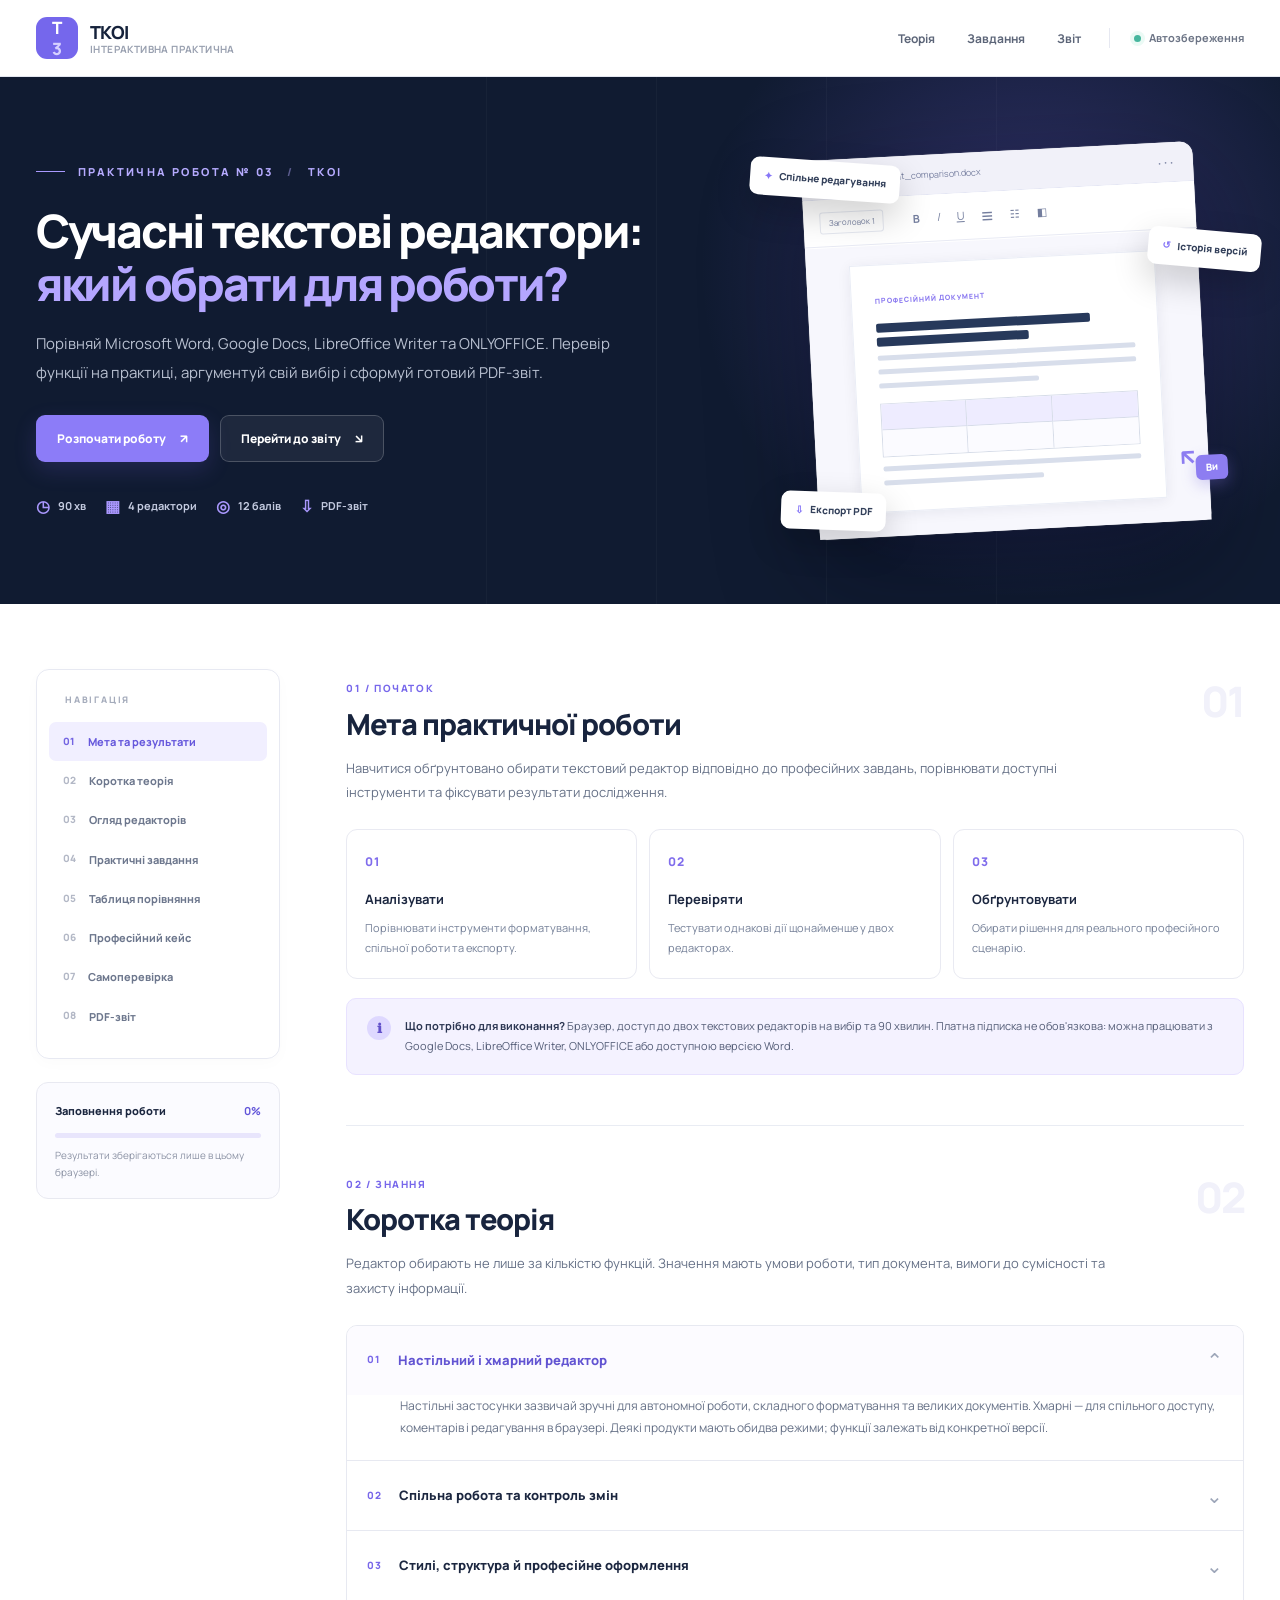
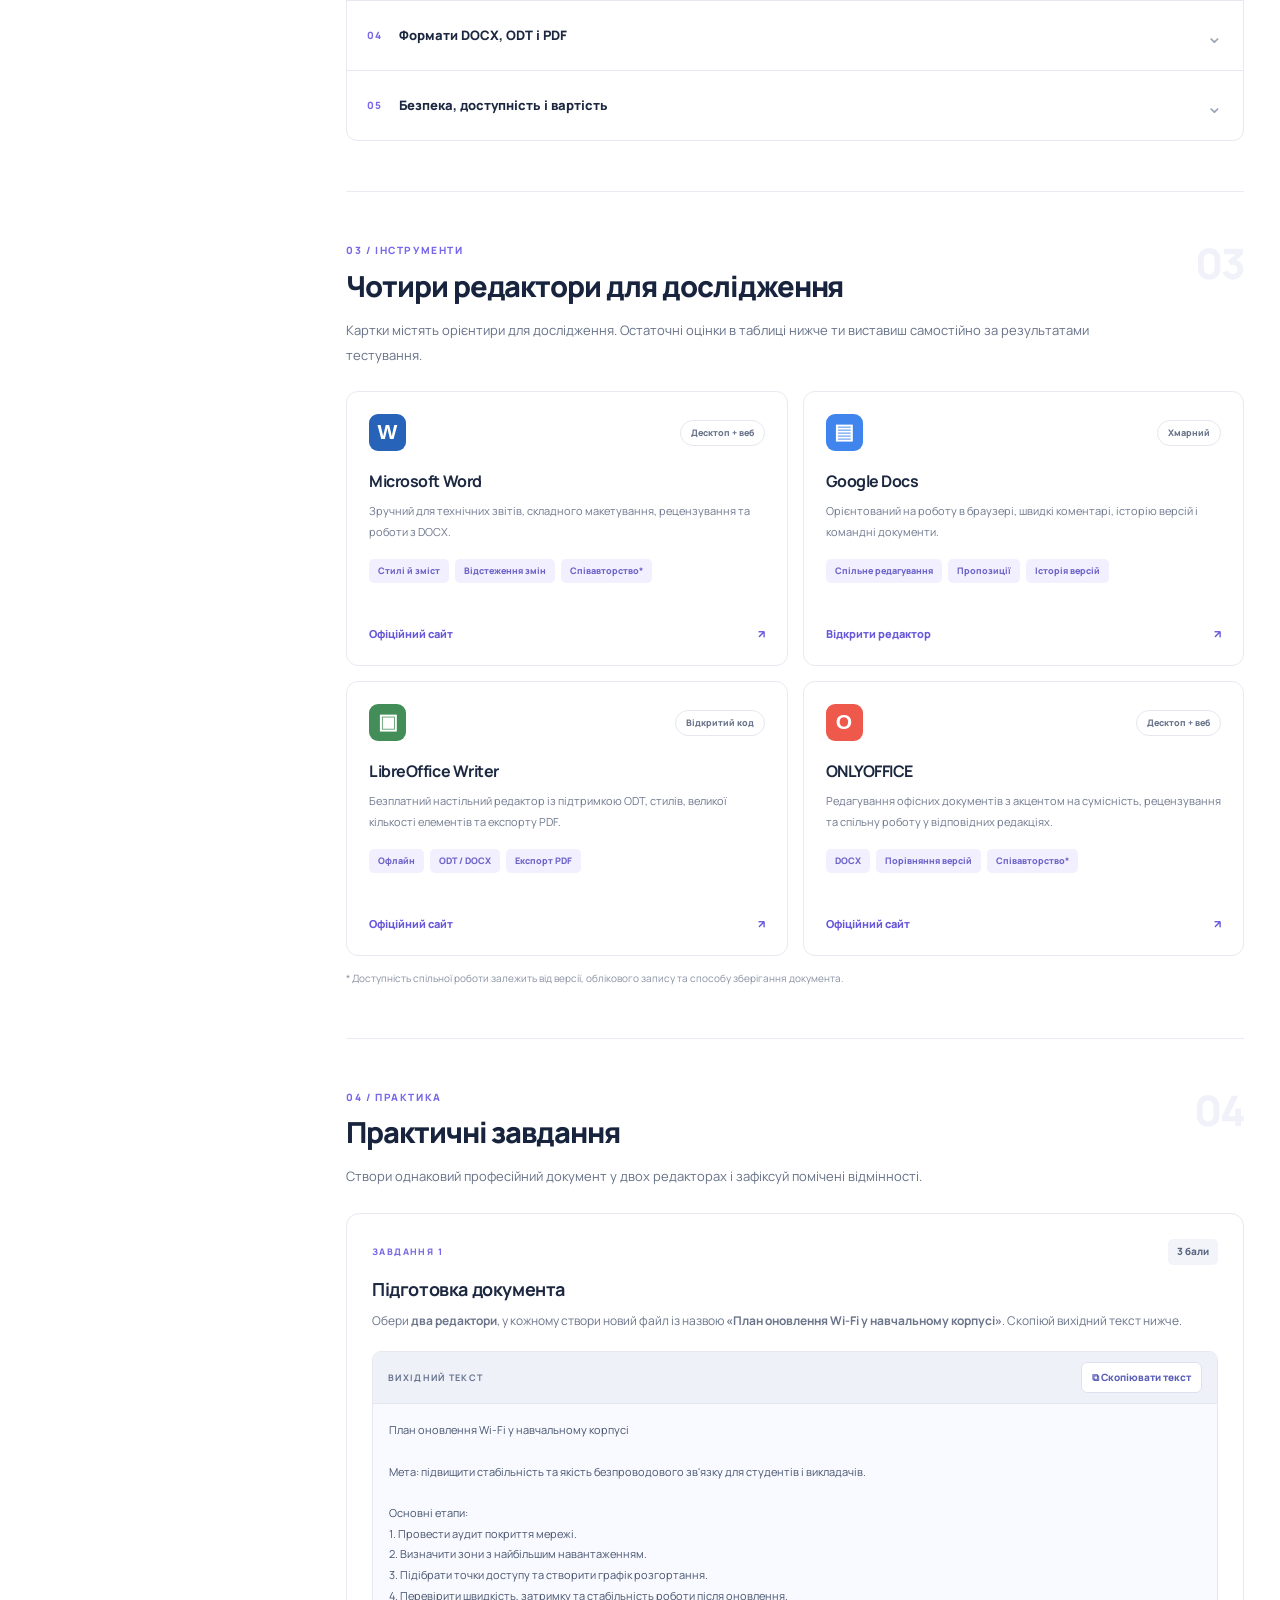
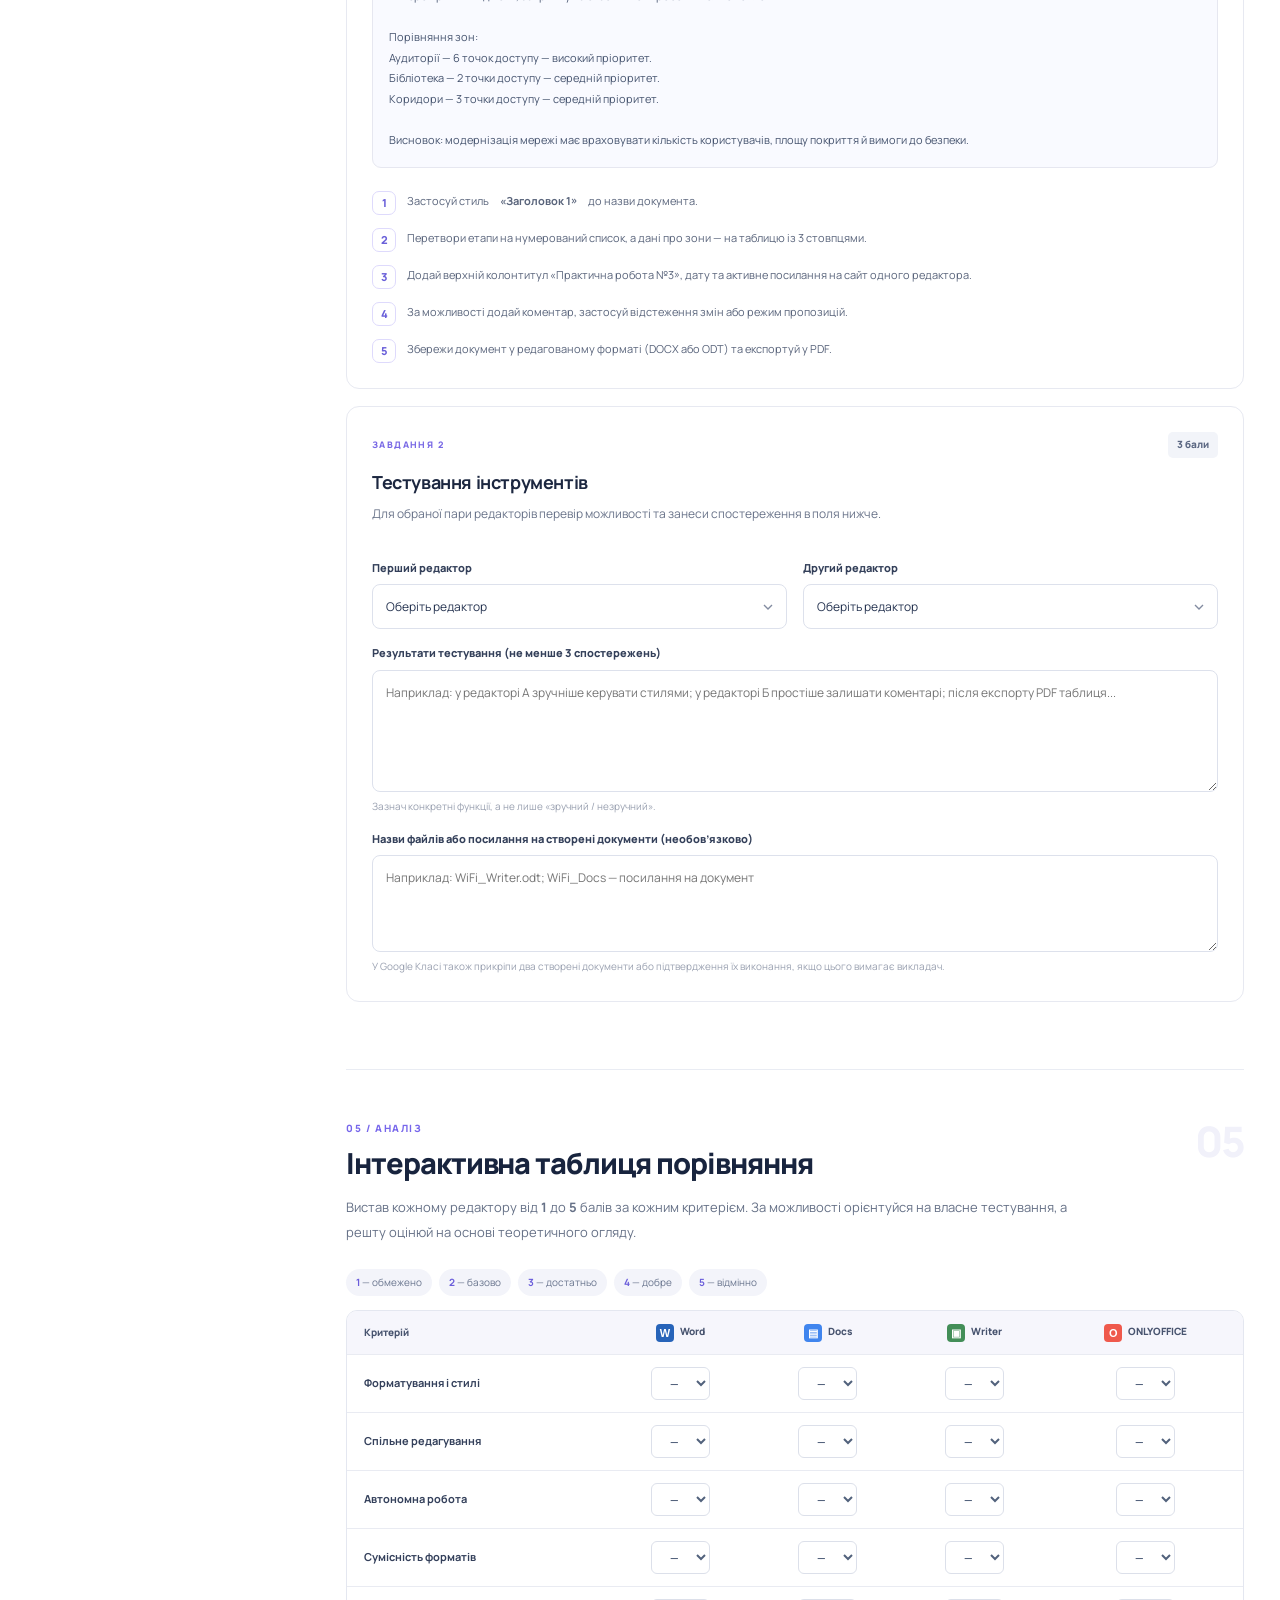
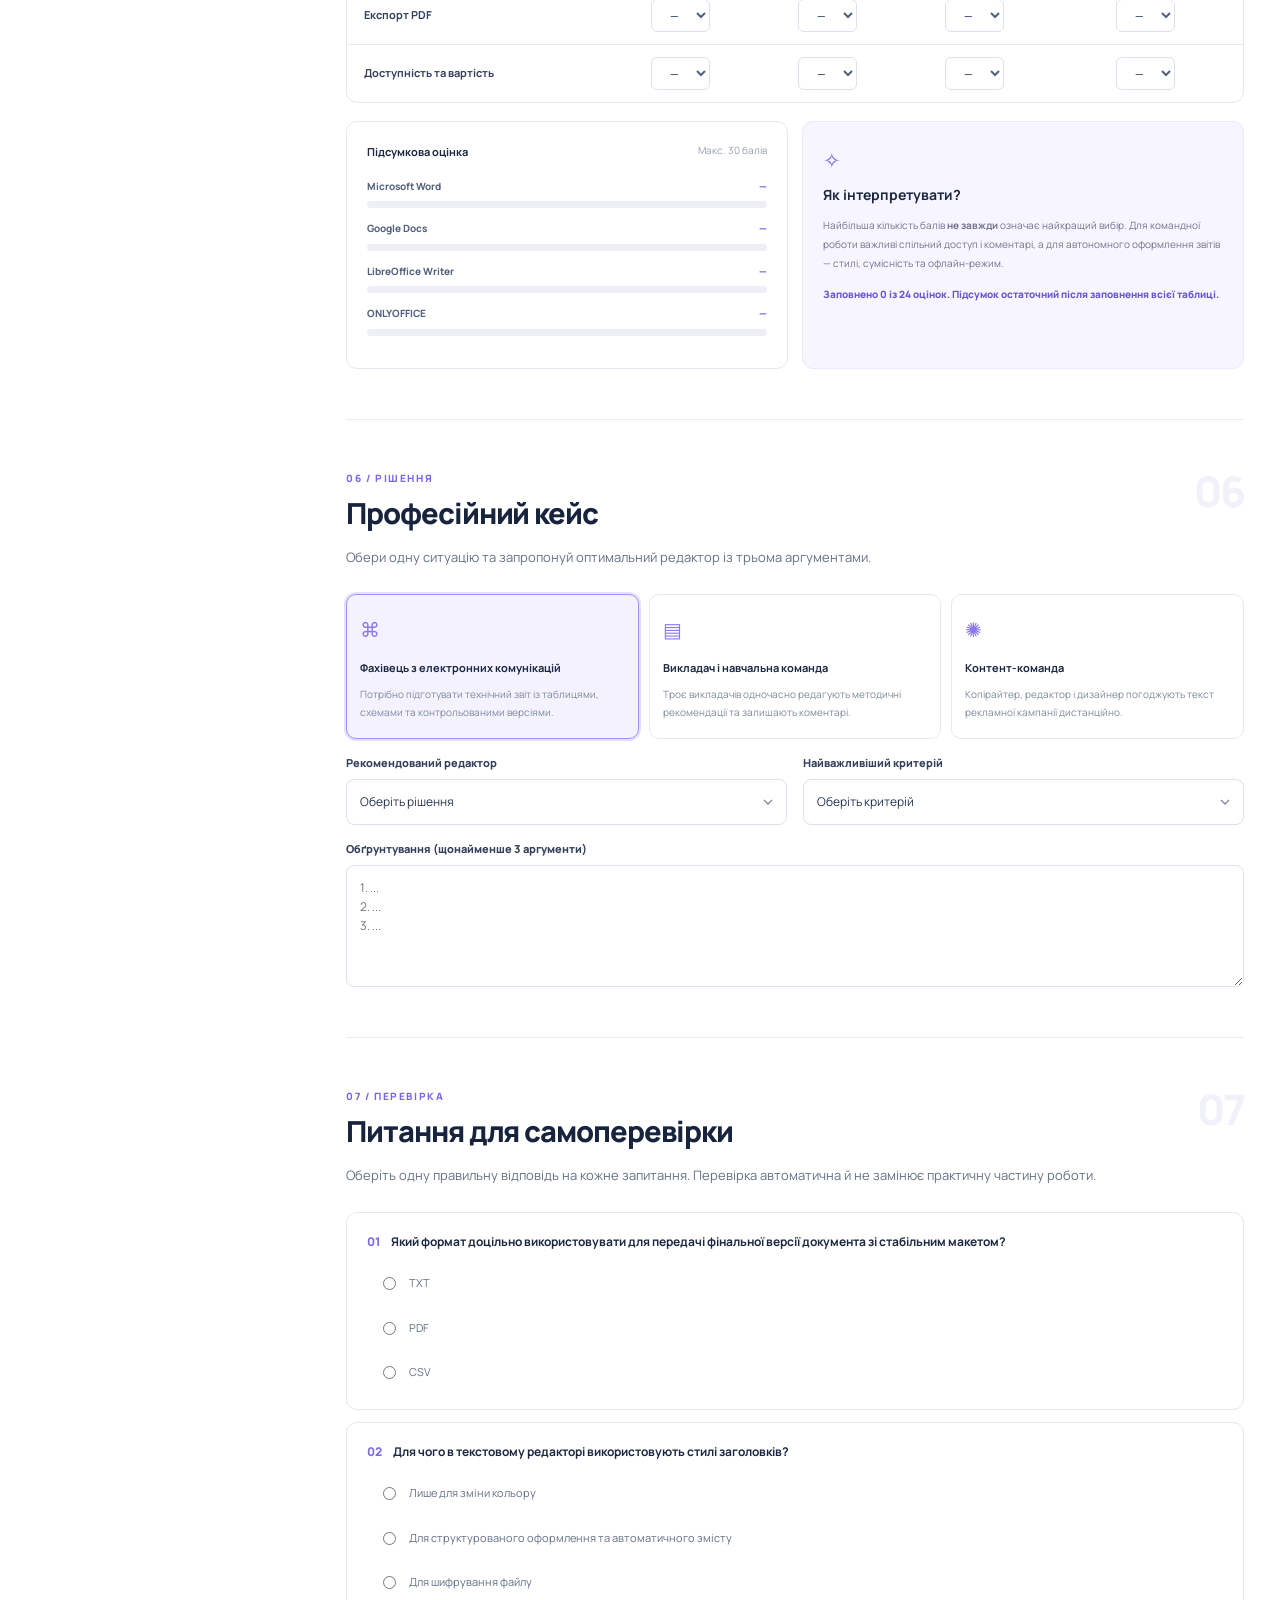
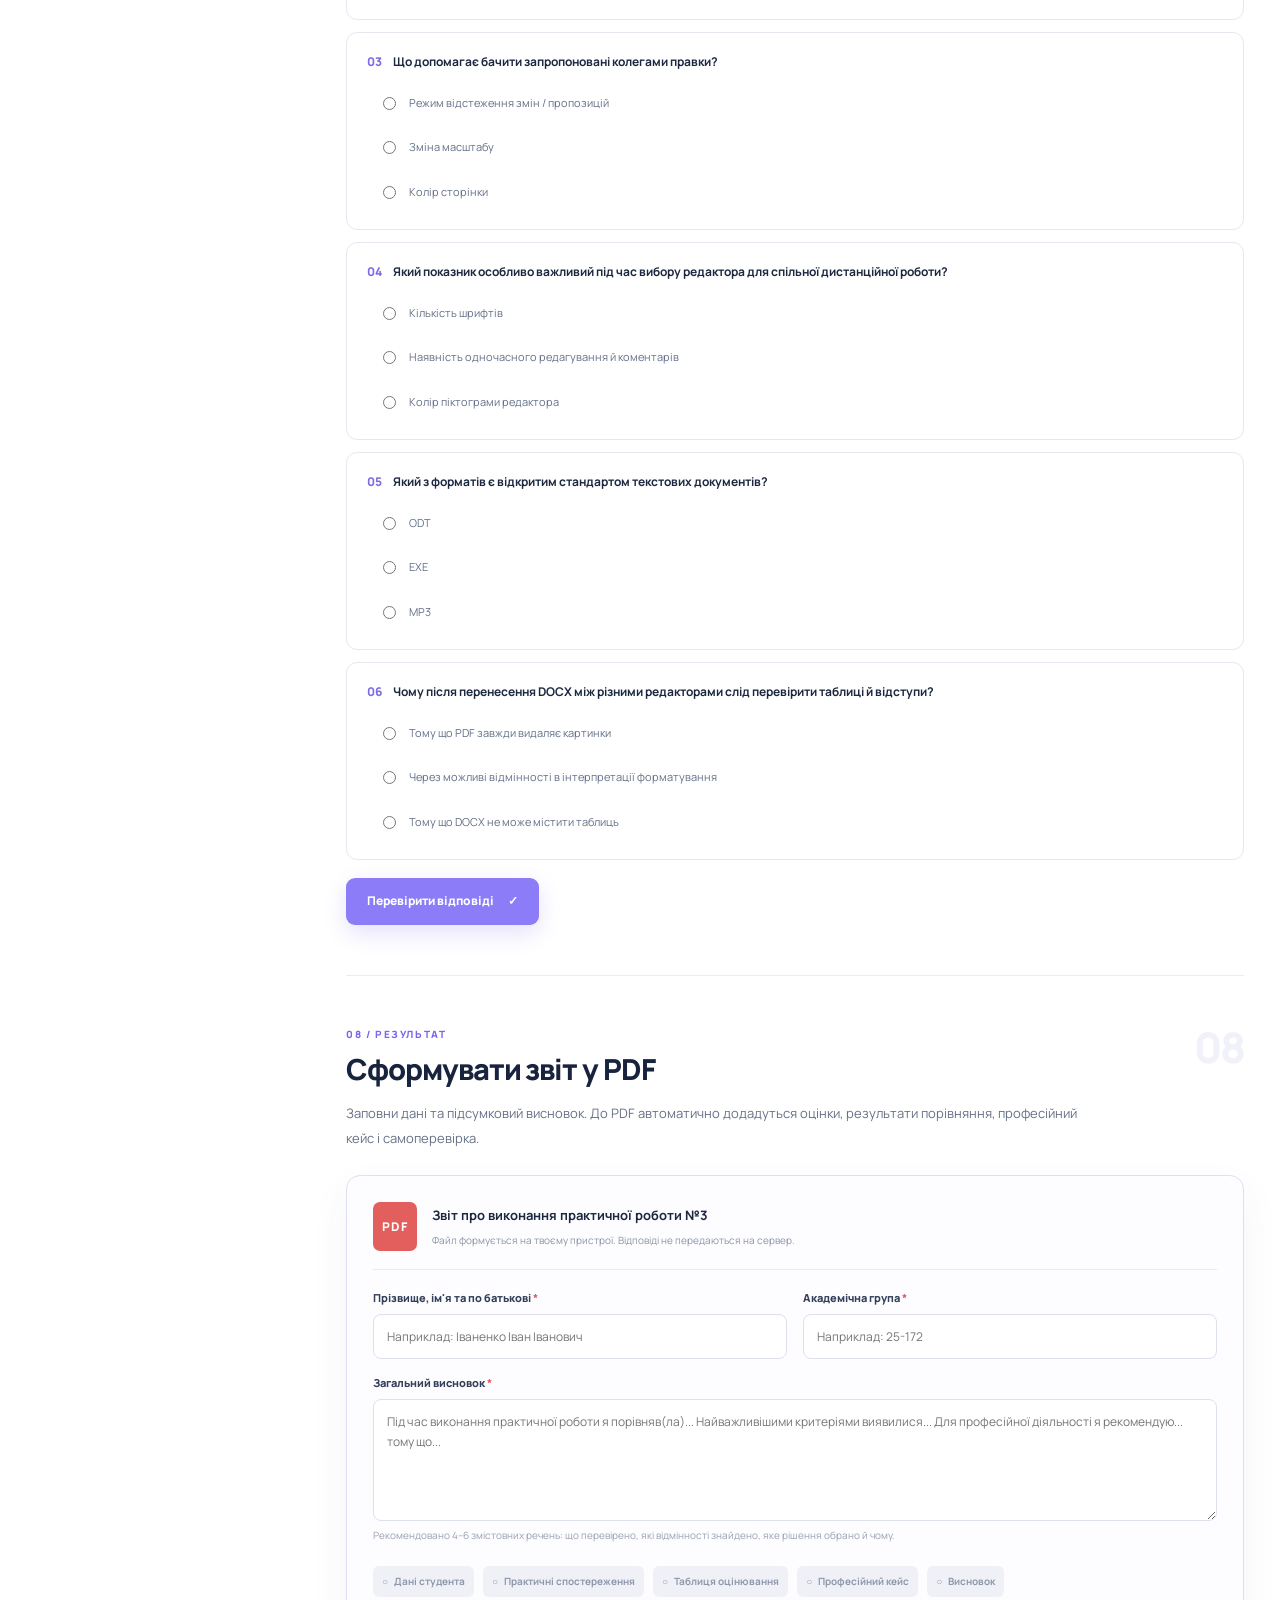
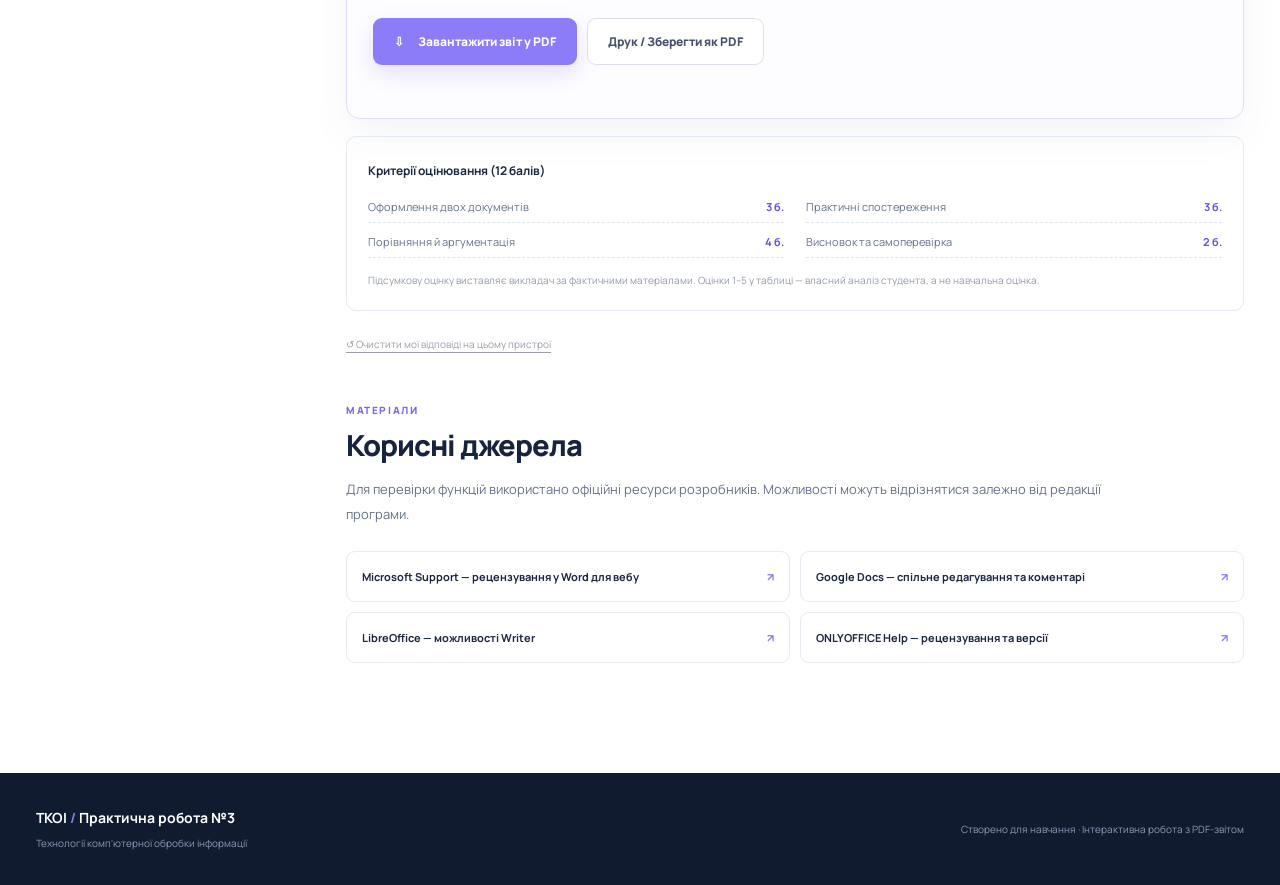
<file: index.html>
<!doctype html>
<html lang="uk">
<head>
  <meta charset="utf-8">
  <meta name="viewport" content="width=device-width, initial-scale=1">
  <meta name="theme-color" content="#111a33">
  <meta name="description" content="Інтерактивна практична робота №3 з дисципліни ТКОІ: порівняльний аналіз сучасних текстових редакторів з автоматичним звітом у PDF.">
  <title>Практична робота №3 · ТКОІ</title>
  <style>
@import url('https://fonts.googleapis.com/css2?family=DM+Sans:wght@400;500;600;700;800&family=Manrope:wght@400;500;600;700;800&display=swap');
:root{--navy:#101b31;--ink:#1c2740;--muted:#657086;--border:#e4e7f0;--surface:#fff;--soft:#f7f8fc;--lilac:#7664ef;--purple:#6255d9;--lavender:#f1efff;--mint:#3f9d8e;--shadow:0 12px 38px rgba(20,29,58,.075)}
*,*::before,*::after{box-sizing:border-box}html{scroll-behavior:smooth;scroll-padding-top:98px}body{margin:0;font-family:'Manrope','DM Sans',Arial,sans-serif;color:var(--ink);background:#fff;font-size:14px;line-height:1.75;-webkit-font-smoothing:antialiased}button,input,select,textarea{font:inherit}button{cursor:pointer}a{color:inherit;text-decoration:none}img{max-width:100%}.wrap{width:min(1220px,calc(100% - 72px));margin:auto}.progress-track{height:3px;position:fixed;top:0;left:0;right:0;z-index:100;background:transparent;pointer-events:none}.progress-track span{display:block;height:100%;width:0;background:linear-gradient(90deg,#8b75ff,#b4a8ff);transition:width .1s}.site-header{height:77px;padding:0 max(36px,calc((100vw - 1220px)/2));display:flex;align-items:center;gap:28px;border-bottom:1px solid rgba(220,224,236,.8);background:rgba(255,255,255,.96);backdrop-filter:blur(15px);position:sticky;top:0;z-index:30}.brand{display:flex;align-items:center;gap:12px;font-size:18px;font-weight:800;letter-spacing:-.6px;color:#15223b;line-height:1.25}.brand-sub{display:block;font-size:10px;font-weight:700;letter-spacing:.4px;text-transform:uppercase;color:#99a0b0}.brand-mark{display:grid;place-items:center;background:#7567ec;color:#fff;border-radius:11px;width:42px;height:42px;font-size:17px;letter-spacing:-.9px}.brand-mark span{color:#d6d0ff}.head-nav{display:flex;gap:32px;margin-left:auto;color:#5c6578;font-size:12px;font-weight:700}.head-nav a:hover{color:var(--purple)}.save-status{display:flex;align-items:center;gap:8px;border-left:1px solid #e6e8f1;padding-left:24px;color:#6c7485;font-size:11px;font-weight:700;white-space:nowrap}.status-dot{display:block;width:7px;height:7px;background:#47b69e;border-radius:50%;box-shadow:0 0 0 4px #ebfaf5}.hero{background:#101b31;position:relative;overflow:hidden;color:#fff;isolation:isolate}.hero::before{content:'';position:absolute;right:-8%;top:-160px;width:700px;height:700px;background:radial-gradient(circle,rgba(112,92,215,.35),transparent 67%);z-index:-1}.hero::after{content:'';position:absolute;left:38%;top:0;width:1px;height:100%;background:rgba(255,255,255,.03);box-shadow:170px 0 rgba(255,255,255,.03),340px 0 rgba(255,255,255,.03),510px 0 rgba(255,255,255,.03);z-index:-1}.hero-inner{min-height:527px;display:grid;grid-template-columns:minmax(0,1.18fr) minmax(360px,.82fr);align-items:center;gap:46px}.hero-copy{padding:65px 0 64px}.eyebrow{color:#b6abff;letter-spacing:2.4px;font-size:11px;font-weight:800;display:flex;align-items:center;gap:13px}.eyebrow-line{height:1px;width:29px;background:#aa9aff}.eyebrow-sep{opacity:.45}.hero h1{font-size:clamp(33px,3.6vw,56px);letter-spacing:-2.3px;line-height:1.15;margin:23px 0 20px;max-width:710px;font-weight:800}.hero h1 em{font-style:normal;color:#b4a6ff}.hero-lead{max-width:610px;color:#b8c0d0;font-size:15px;line-height:1.9;margin:0}.hero-actions{display:flex;gap:11px;margin:28px 0 30px;flex-wrap:wrap}.btn{min-height:47px;padding:12px 20px;display:inline-flex;gap:14px;align-items:center;justify-content:center;border-radius:9px;border:1px solid transparent;font-size:12px;font-weight:800;transition:transform .18s,background .18s,box-shadow .18s;line-height:1.35;text-align:center}.btn:hover{transform:translateY(-2px)}.btn.primary{background:#8c7cf8;color:#fff;box-shadow:0 8px 22px rgba(115,97,227,.19)}.btn.primary:hover{background:#7868ec}.btn.ghost{background:rgba(255,255,255,.06);border-color:rgba(255,255,255,.2);color:white}.btn.secondary{background:#fff;color:#46516b;border-color:#dce0ea}.hero-facts{display:flex;flex-wrap:wrap;gap:19px;color:#c4cbe0;font-size:11px;font-weight:700}.hero-facts span{display:flex;gap:8px;align-items:center}.hero-facts .fact-icon{color:#a997fd;font-size:16px}.hero-visual{height:434px;position:relative;display:flex;align-items:center;justify-content:center}.editor-window{width:392px;transform:rotate(-3deg);border-radius:13px 13px 7px 7px;background:#fff;box-shadow:0 35px 100px rgba(2,4,20,.34),0 0 0 1px rgba(255,255,255,.07);color:#283657;position:relative;overflow:visible}.window-top{height:40px;border-radius:13px 13px 0 0;background:#f1f1f9;border-bottom:1px solid #e4e6f4;display:flex;align-items:center;gap:16px;padding:0 17px;font-size:9px;color:#7b83a3}.traffic{display:flex;gap:4px}.traffic i{display:block;width:7px;height:7px;border-radius:50%;background:#ffb7b6}.traffic i:nth-child(2){background:#f7d88c}.traffic i:nth-child(3){background:#a3dbb1}.window-dots{margin-left:auto;font-size:16px;letter-spacing:2px}.toolbar-faux{height:47px;background:#fff;border-bottom:1px solid #e8eaf4;padding:0 16px;display:flex;align-items:center;gap:17px;font-size:11px;color:#747e9e}.toolbar-faux>span:first-child{border:1px solid #e5e8f0;border-radius:3px;padding:3px 8px;margin-right:12px;font-size:8px}.toolbar-lines{font-size:20px}.page-faux{margin:20px auto 24px;background:#fff;width:78%;min-height:248px;padding:21px 23px;box-shadow:0 2px 14px rgba(18,31,55,.07);border:1px solid #eaedf6}.editor-window::after{content:'';position:absolute;z-index:-1;left:0;right:0;bottom:0;background:#f7f7fd;height:291px}.faux-kicker{font-size:7px;letter-spacing:1px;font-weight:800;color:#8a79f0}.faux-h1{height:9px;width:83%;border-radius:2px;background:#27395b;margin-top:12px}.faux-h1.short{width:59%;margin-top:5px}.faux-line{height:5px;border-radius:2px;background:#d8deeb;margin-top:9px}.faux-line.half{width:62%}.faux-table{display:grid;grid-template-columns:repeat(3,1fr);border:1px solid #d6dce8;margin-top:15px}.faux-table div{height:26px;border-right:1px solid #d6dce8;border-bottom:1px solid #d6dce8;background:#fbfbff}.faux-table div:nth-child(-n+3){background:#eeecff}.faux-table div:nth-child(3n){border-right:0}.faux-table div:nth-last-child(-n+3){border-bottom:0}.float-pill{position:absolute;z-index:2;background:#fff;border-radius:9px;padding:10px 14px;font-size:10px;font-weight:800;color:#34415b;box-shadow:0 14px 35px rgba(0,0,0,.2);white-space:nowrap}.float-pill span{color:#8676f7;padding-right:5px}.p1{top:37px;left:-18px;transform:rotate(4deg)}.p2{right:-17px;top:106px;transform:rotate(5deg)}.p3{left:13px;bottom:28px;transform:rotate(2deg)}.cursor-badge{position:absolute;right:-19px;bottom:40px;background:#8d7df1;color:#fff;padding:4px 10px;border-radius:6px;font-size:10px;font-weight:800;box-shadow:0 5px 15px #7f71db55}.cursor-arrow{position:absolute;left:-15px;top:-18px;font-size:22px;color:#8d7df1}
.layout{display:grid;grid-template-columns:244px minmax(0,1fr);gap:66px;padding-top:65px;padding-bottom:60px}.sidebar{align-self:start;position:sticky;top:100px}.side-box{border:1px solid #e7e9f2;border-radius:13px;padding:22px 12px;box-shadow:0 4px 16px #121c2d05}.side-label{font-size:9px;letter-spacing:1.8px;font-weight:800;color:#a4abbb;padding:0 16px 14px}.side-link{display:flex;align-items:center;gap:13px;color:#6d778d;font-size:11px;font-weight:750;padding:10px 14px;border-radius:7px;transition:background .18s,color .18s}.side-link span{font-size:10px;color:#b3b8c6;font-weight:800}.side-link.active,.side-link:hover{color:#6658dc;background:#f1efff}.side-link.active span,.side-link:hover span{color:#7465e2}.sidebar-progress{margin-top:23px;padding:18px;border:1px solid #e8e9f1;background:#fbfbff;border-radius:12px}.sidebar-progress-row{display:flex;justify-content:space-between;font-size:11px;font-weight:800}.sidebar-progress-row b{color:var(--purple)}.meter{height:5px;border-radius:10px;background:#e8e5fc;margin:13px 0 9px;overflow:hidden}.meter span{display:block;height:100%;width:0;background:#8d7af7;transition:width .25s}.sidebar-progress p{font-size:10px;color:#8b92a4;line-height:1.65;margin:0}.content{min-width:0}.section{padding:11px 0 50px;border-bottom:1px solid #e9ecf3;margin-bottom:39px;scroll-margin-top:95px}.section:last-child{border:0;margin-bottom:0}.section-heading{display:flex;justify-content:space-between;align-items:start;gap:12px}.section-kicker{font-size:10px;color:#7767eb;letter-spacing:1.6px;font-weight:800;margin-bottom:8px}.section h2{font-size:clamp(22px,2.3vw,29px);line-height:1.28;letter-spacing:-1.05px;margin:0;font-weight:800;color:#18243e}.number-ghost{font-size:42px;line-height:1;font-weight:800;letter-spacing:-2px;color:#f1f1fa}.section-desc{color:#667187;max-width:760px;margin:13px 0 24px;font-size:13px;line-height:1.9}.outcome-grid{display:grid;grid-template-columns:repeat(3,1fr);gap:12px}.outcome{padding:21px 18px;border:1px solid #e9eaf2;border-radius:11px;background:#fff}.outcome-icon{display:block;font-size:12px;letter-spacing:1px;font-weight:800;color:#806dec;margin-bottom:15px}.outcome b{font-size:13px}.outcome p{color:#758098;font-size:11px;margin:7px 0 0;line-height:1.75}.info-line{display:flex;gap:14px;padding:17px 20px;background:#f4f2ff;border:1px solid #e8e2ff;border-radius:10px;margin-top:19px;font-size:11px;color:#545d77;line-height:1.85}.info-line b{color:#2b3652}.info-icon{width:24px;height:24px;background:#ded8ff;flex:0 0 24px;border-radius:50%;color:#6150ca;display:grid;place-items:center;font-weight:800;font-size:13px}.concept-list{border:1px solid #e7e9f1;border-radius:11px;overflow:hidden}.concept-list details+details{border-top:1px solid #e7e9f1}.concept-list summary{cursor:pointer;list-style:none;display:flex;gap:17px;align-items:center;padding:17px 20px;font-size:13px;font-weight:800}.concept-list summary::-webkit-details-marker{display:none}.concept-no{color:#7867e9;font-size:10px;letter-spacing:.8px}.chev{margin-left:auto;color:#9ca5b8;font-size:20px;font-weight:500;transition:transform .2s}.concept-list details[open] .chev{transform:rotate(180deg)}.concept-list details[open] summary{background:#fcfbff;color:#6254d2}.details-content{padding:0 20px 20px 53px;color:#657086;font-size:12px;line-height:1.9}.editor-grid{display:grid;grid-template-columns:repeat(2,1fr);gap:15px}.editor-card{border:1px solid #e7eaf1;border-radius:12px;padding:22px;display:flex;flex-direction:column;min-height:275px;transition:transform .2s,box-shadow .2s}.editor-card:hover{transform:translateY(-3px);box-shadow:var(--shadow)}.editor-card-top{display:flex;justify-content:space-between;align-items:center}.product-logo,.th-product{display:grid;place-items:center;width:37px;height:37px;border-radius:9px;color:white;font-weight:800;font-size:21px;font-family:Arial,sans-serif}.product-logo.word,.th-product.word{background:#2764b9}.product-logo.docs,.th-product.docs{background:#4085ee}.product-logo.writer,.th-product.writer{background:#438e58}.product-logo.only,.th-product.only{background:#ef594c}.editor-chip{font-size:9px;border-radius:100px;border:1px solid #e5e8f0;color:#68738a;padding:4px 10px;font-weight:800;white-space:nowrap}.editor-card h3{font-size:16px;letter-spacing:-.45px;margin:16px 0 6px}.editor-card p{font-size:11px;line-height:1.85;color:#6e788e;margin:0}.editor-features{display:flex;gap:6px;flex-wrap:wrap;margin-top:17px;margin-bottom:18px}.editor-features span{font-size:9px;font-weight:800;color:#6d64c8;background:#f2efff;padding:4px 9px;border-radius:5px}.editor-card>a{display:flex;justify-content:space-between;color:#6758db;font-weight:800;font-size:11px;align-items:center;margin-top:auto;padding-top:9px}.editor-card>a:hover{text-decoration:underline}.footnote{font-size:10px;color:#8890a2;margin:14px 0 0}.task-card{border:1px solid #e7e9f1;border-radius:13px;padding:25px;margin-bottom:17px}.task-head{display:flex;justify-content:space-between;align-items:center;gap:12px}.task-num{letter-spacing:1.4px;font-size:9px;color:#7868e5;font-weight:800}.points{font-size:10px;font-weight:800;color:#5b6782;background:#f2f4f9;padding:4px 9px;border-radius:5px}.task-card h3{font-size:18px;letter-spacing:-.4px;margin:9px 0 5px}.task-card>p{color:#6a748a;font-size:12px;margin:0 0 18px;line-height:1.9}.source-box{border:1px solid #e6e7f0;border-radius:9px;overflow:hidden;background:#f9faff}.source-top{background:#eff1f9;border-bottom:1px solid #e5e7ef;padding:10px 15px;display:flex;align-items:center;justify-content:space-between;gap:8px}.source-top b{font-size:9px;letter-spacing:1.3px;color:#65738d}.mini-btn{background:#fff;border:1px solid #dfe2ee;border-radius:6px;padding:6px 10px;font-size:10px;color:#5b5fb7;font-weight:800}.mini-btn:hover{background:#edeafd}.source-box #source-text{white-space:pre-wrap;padding:16px;font-size:11px;line-height:1.88;color:#46546f}.steps{margin-top:23px;display:grid;gap:13px}.step{display:flex;align-items:start;gap:11px;color:#59647b;font-size:11px;line-height:1.85}.step>span{display:grid;place-items:center;width:24px;height:24px;border:1px solid #dedafc;border-radius:7px;color:#6a60d9;font-size:11px;font-weight:800;flex:0 0 24px}.form-grid{display:grid;grid-template-columns:repeat(2,minmax(0,1fr));gap:16px}.field{margin-top:14px}.field label{display:block;font-size:11px;font-weight:800;color:#34405a;margin-bottom:7px}.field input,.field select,.field textarea{display:block;width:100%;padding:12px 13px;color:#263451;border:1px solid #dde1ec;border-radius:8px;background:#fff;font-size:12px;line-height:1.6;outline:0;transition:box-shadow .15s,border-color .15s}.field input:focus,.field select:focus,.field textarea:focus{border-color:#8774f1;box-shadow:0 0 0 3px #eeeafe}.field select{appearance:none;background-image:url("data:image/svg+xml,%3Csvg xmlns='http://www.w3.org/2000/svg' width='16' height='16' viewBox='0 0 24 24' fill='none' stroke='%23828ba0' stroke-width='2'%3E%3Cpath d='m6 9 6 6 6-6'/%3E%3C/svg%3E");background-repeat:no-repeat;background-position:right 10px center;padding-right:35px}.field textarea{resize:vertical;min-height:97px}.hint{font-size:10px;color:#99a0b0;margin-top:6px;display:block}.scale{display:flex;flex-wrap:wrap;gap:7px;margin-bottom:14px}.scale>span{padding:5px 10px;border-radius:30px;background:#f3f4fa;font-size:10px;color:#69758e}.scale b{color:#6a5dda}.compare-table-scroller{overflow-x:auto;border:1px solid #e4e7f0;border-radius:11px}.comparison-table{border-collapse:collapse;width:100%;min-width:590px;font-size:11px;text-align:center}.comparison-table th,.comparison-table td{padding:12px 8px;border-bottom:1px solid #e9ebf2}.comparison-table th{background:#f6f6fc;font-size:10px;font-weight:800;color:#48546f;white-space:nowrap}.comparison-table th:first-child{text-align:left;width:29%;padding-left:17px}.comparison-table td:first-child{text-align:left;padding-left:17px;color:#34405b;font-weight:700}.comparison-table tr:last-child td{border-bottom:0}.comparison-table tr:hover td{background:#fcfbff}.th-product.small{width:18px;height:18px;border-radius:4px;font-size:11px;display:inline-grid;vertical-align:middle;margin-right:4px}.comparison-table select{width:59px;padding:7px 8px;border:1px solid #dce0ea;border-radius:6px;background:#fff;color:#52627c;font-weight:700;text-align:center;outline:0}.comparison-table select:focus{border-color:#7566e9}.analysis-grid{display:grid;grid-template-columns:1fr 1fr;gap:14px;margin-top:18px}.analysis-card{border:1px solid #e6e8f1;border-radius:11px;padding:20px;min-height:192px}.analysis-heading{display:flex;justify-content:space-between;gap:10px;align-items:center;font-size:11px}.analysis-heading span{color:#939daf;font-size:10px}.result-bars{margin-top:17px}.bar-item{margin-bottom:12px}.bar-label{display:flex;justify-content:space-between;font-weight:750;font-size:10px;color:#53617c;margin-bottom:6px}.bar-track{width:100%;background:#eeeef7;height:7px;border-radius:20px;overflow:hidden}.bar-track>span{height:100%;display:block;border-radius:20px;transition:width .2s;background:linear-gradient(90deg,#7767e4,#b6abff)}.bar-value{font-weight:800;color:#665ad7}.analysis-card.insight{background:#f7f5ff;border-color:#ede8ff}.analysis-spark{color:#7869e5;font-size:21px}.analysis-card h3{font-size:14px;margin:5px 0 8px}.analysis-card p{font-size:10px;color:#72738c;line-height:1.9;margin:0 0 8px}.analysis-card .mini-insight{font-weight:800;color:#6658d3;margin-top:12px}.muted{color:#9da5b6;font-size:11px}.cases{display:grid;grid-template-columns:repeat(3,1fr);gap:10px}.case-option{cursor:pointer;position:relative}.case-option input{position:absolute;opacity:0;width:1px;height:1px}.case-card{height:100%;display:block;border:1px solid #e5e8f1;border-radius:10px;padding:17px 13px;transition:all .15s}.case-icon{display:block;font-size:20px;color:#8a78ee;margin-bottom:12px}.case-card b{display:block;font-size:11px;line-height:1.65}.case-card small{display:block;color:#7e899c;font-size:10px;line-height:1.75;margin-top:9px}.case-option input:checked+.case-card{background:#f5f2ff;border-color:#9d92f1;box-shadow:0 0 0 2px #e5e0ff}.case-option input:focus-visible+.case-card{outline:3px solid #b1a9fa;outline-offset:2px}.quiz-list{display:grid;gap:12px}.quiz-item{padding:19px 20px;border-radius:11px;border:1px solid #e6e8f0}.quiz-item h3{margin:0 0 13px;font-size:12px;line-height:1.6;display:flex;gap:11px}.quiz-item h3 .quiz-num{color:#7c6de4;font-weight:800}.quiz-answers{display:grid;gap:7px}.quiz-answer{display:flex;gap:10px;align-items:flex-start;cursor:pointer;font-size:11px;color:#637087;padding:8px 10px;border-radius:6px;border:1px solid transparent}.quiz-answer:hover{background:#f8f8ff}.quiz-answer:has(input:checked){background:#f4f2ff;border-color:#e8e3ff;color:#48418d}.quiz-answer input{accent-color:#7968e8;margin-top:4px}.quiz-feedback{display:none;margin:12px 0 0;padding:9px 11px;border-radius:7px;background:#f5f8fc;color:#516078;font-size:10px;line-height:1.8}.quiz-item.checked .quiz-feedback{display:block}.quiz-item.correct{border-color:#c9ece1}.quiz-item.incorrect{border-color:#f2d2d6}.quiz-item.correct .quiz-feedback{background:#ecf9f3;color:#278366}.quiz-item.incorrect .quiz-feedback{background:#fff4f4;color:#a5525b}.quiz-actions{display:flex;align-items:center;gap:18px;margin-top:18px;flex-wrap:wrap}.quiz-actions #quiz-summary{font-size:12px;color:#5e6b82;font-weight:800}.report-section{border-bottom:0;margin-bottom:15px;padding-bottom:12px}.report-panel{padding:26px;border:1px solid #dfdff1;border-radius:14px;background:#fdfdff;box-shadow:0 16px 40px rgba(60,65,120,.055)}.report-top{display:flex;gap:15px;align-items:center;padding-bottom:18px;border-bottom:1px solid #e9eaf4;margin-bottom:4px}.pdf-stamp{display:grid;place-items:center;width:44px;height:49px;border-radius:7px;background:#e25f5d;color:#fff;font-size:12px;font-weight:900;letter-spacing:1px;flex:0 0 44px}.report-top b{font-size:13px}.report-top p{font-size:10px;color:#8a93a6;margin:4px 0 0}.required{color:#e4596a}.export-checks{display:flex;gap:9px;flex-wrap:wrap;margin:21px 0}.checkline{font-size:10px;color:#8e98ab;display:inline-flex;gap:6px;align-items:center;background:#f0f1f7;padding:7px 9px;border-radius:6px;font-weight:700}.checkline.done{background:#e9f7f1;color:#26876e}.checkline.done span{font-weight:900}.report-controls{display:flex;align-items:center;gap:10px;flex-wrap:wrap}.export-btn{font-size:12px}.export-message{font-size:11px;min-height:15px;margin:12px 0 0;color:#5a6282}.export-message.error{color:#c35365}.criteria-box{padding:21px;border:1px solid #e7e9f2;border-radius:10px;margin-top:17px}.criteria-box>b{font-size:12px}.criteria-grid{display:grid;grid-template-columns:1fr 1fr;gap:9px 22px;margin-top:14px}.criteria-grid span{display:flex;justify-content:space-between;gap:10px;font-size:11px;color:#66728a;border-bottom:1px dashed #e0e5ed;padding-bottom:6px}.criteria-grid strong{color:#6253d8}.criteria-box p{font-size:10px;color:#929aab;margin:13px 0 0;line-height:1.8}.reset-btn{display:block;padding:10px 0;background:none;border:0;color:#9b9dab;text-decoration:underline;text-underline-offset:4px;font-size:10px;margin:15px 0 0}.reset-btn:hover{color:#c15564}.sources-list{display:grid;grid-template-columns:1fr 1fr;gap:10px}.sources-list a{padding:15px;border:1px solid #e8eaf1;border-radius:9px;font-size:11px;font-weight:700;display:flex;justify-content:space-between;gap:10px;align-items:center}.sources-list a:hover{color:#6c5dd9;border-color:#d7d0fa}.sources-list span{color:#8f7ee7}.footer{background:#111b30;color:#fff;padding:33px 0}.footer-flex{display:flex;align-items:center;justify-content:space-between;gap:24px}.footer b{font-size:14px}.footer b span{color:#8a7af6}.footer p{color:#8d98b4;font-size:10px;margin:4px 0 0}.footer-flex>span{font-size:10px;color:#8d98b4}.toast{position:fixed;right:23px;bottom:22px;background:#1d2a46;color:#fff;font-size:12px;border-radius:10px;padding:12px 18px;box-shadow:0 15px 38px #18233e33;z-index:90;opacity:0;transform:translateY(14px);pointer-events:none;transition:opacity .2s,transform .2s}.toast.show{opacity:1;transform:translateY(0)}
#print-document{display:none}
@media(max-width:1100px){.hero-inner{grid-template-columns:1.15fr .85fr}.hero-visual{transform:scale(.88);transform-origin:center}.layout{gap:35px;grid-template-columns:215px minmax(0,1fr)}.p1{left:-31px}.p2{right:-29px}}
@media(max-width:850px){.site-header{padding:0 24px;height:70px}.head-nav{gap:18px}.save-status{display:none}.hero-inner{grid-template-columns:1fr;gap:0;padding-top:0}.hero-copy{padding:54px 0 15px}.hero-visual{height:350px;transform:scale(.9)}.hero h1{font-size:43px;max-width:800px}.layout{grid-template-columns:1fr;gap:0;padding-top:42px}.sidebar{display:none}.wrap{width:min(100% - 44px,770px)}.hero-visual .editor-window{transform:rotate(-2deg)}}
@media(max-width:600px){html{scroll-padding-top:76px}.site-header{padding:0 17px}.brand{font-size:15px}.brand-mark{width:37px;height:37px;font-size:15px}.brand-sub{font-size:9px}.head-nav{gap:12px;font-size:10px}.head-nav a:first-child{display:none}.wrap{width:calc(100% - 32px)}.hero-copy{padding:40px 0 9px}.hero h1{font-size:36px;line-height:1.19;letter-spacing:-1.7px;margin:16px 0}.hero-lead{font-size:12px;line-height:1.85}.eyebrow{letter-spacing:1.3px;font-size:9px}.hero-actions{gap:7px;margin:22px 0}.hero-actions .btn{padding:11px 13px;font-size:10px;min-height:42px}.hero-facts{gap:10px 17px}.hero-facts span{font-size:10px}.hero-visual{transform:scale(.77);height:318px;transform-origin:50% 13%;margin-bottom:-49px}.editor-window{min-width:380px}.p1{left:3px}.p2{right:-13px}.layout{padding-top:37px;padding-bottom:30px}.section{padding-bottom:35px;margin-bottom:28px}.section h2{font-size:23px}.section-desc{font-size:12px}.number-ghost{font-size:34px}.outcome-grid{grid-template-columns:1fr}.outcome{padding:14px 16px}.outcome-icon{margin-bottom:5px}.info-line{padding:15px}.editor-grid{grid-template-columns:1fr}.editor-card{min-height:240px;padding:18px}.task-card{padding:17px}.form-grid{grid-template-columns:1fr;gap:0}.cases{grid-template-columns:1fr}.case-card{padding:12px 15px}.case-icon{margin-bottom:3px;font-size:17px}.case-card small{margin-top:4px}.analysis-grid{grid-template-columns:1fr}.analysis-card{min-height:auto}.quiz-item{padding:15px}.report-panel{padding:16px}.criteria-grid,.sources-list{grid-template-columns:1fr}.footer-flex{display:block}.footer-flex>span{display:block;margin-top:17px}.report-controls .btn{width:100%}.source-box #source-text{font-size:10px}}
@media(prefers-reduced-motion:reduce){html{scroll-behavior:auto}*,*::before,*::after{transition:none!important;animation:none!important}}
@media print{html,body{background:#fff!important;margin:0!important}body>*:not(#print-document){display:none!important}#print-document{display:block!important;position:static!important}#print-document *{box-sizing:border-box}.report-paper{font:11pt/1.45 Arial,sans-serif;color:#202020;max-width:none;width:auto;padding:0!important;margin:0!important}.report-paper h1{font-size:19pt}.report-paper h2{font-size:13pt;margin-top:16pt;color:#111}.report-paper .report-table{width:100%;border-collapse:collapse}.report-paper .report-table th,.report-paper .report-table td{border:1px solid #bbb;padding:5px 7px;font-size:9pt}.report-paper .report-table th{background:#f4f4f4!important}.report-paper .report-text{white-space:pre-wrap;overflow-wrap:anywhere}.report-paper .report-row{margin:8px 0}.report-paper .report-section{break-inside:avoid}.report-paper a{text-decoration:none;color:#202020}@page{size:A4;margin:16mm}}
.sr-only{position:absolute!important;width:1px;height:1px;padding:0;margin:-1px;overflow:hidden;clip:rect(0,0,0,0);white-space:nowrap;border:0}.btn:disabled{opacity:.66;cursor:wait}
/* Prevent intrinsic widths of the document illustration and comparison table
   from stretching the mobile grid beyond the viewport. */
.hero-inner,.layout{min-width:0}.hero-copy,.hero-visual{min-width:0}.compare-table-scroller{max-width:100%}
@media(max-width:850px){.hero-inner,.layout{grid-template-columns:minmax(0,1fr)}.hero-visual{overflow:visible}}
@media(max-width:600px){.hero{overflow:hidden}.hero h1{overflow-wrap:break-word}.hero-visual{width:100%}}
/* The rating matrix is intentionally horizontally scrollable on narrow screens,
   while the rest of the page must never acquire a horizontal scrollbar. */
@media(max-width:650px){html,body{max-width:100%;overflow-x:clip}}

</style>
  <script>
'use strict';

// Практична робота №3 · ТКОІ. Всі дані зберігаються локально в браузері.
const STORAGE_KEY = 'tkoi-practice-3-v1';
const editors = ['Microsoft Word', 'Google Docs', 'LibreOffice Writer', 'ONLYOFFICE'];
const criteria = [
  'Форматування і стилі',
  'Спільне редагування',
  'Автономна робота',
  'Сумісність форматів',
  'Експорт PDF',
  'Доступність та вартість'
];
const scenarios = {
  technical: 'Фахівець з електронних комунікацій: підготовка технічного звіту з таблицями, схемами та контрольованими версіями',
  education: 'Викладач і навчальна команда: спільне редагування методичних рекомендацій',
  media: 'Контент-команда: дистанційне погодження тексту рекламної кампанії'
};
const questions = [
  { q: 'Який формат доцільно використовувати для передачі фінальної версії документа зі стабільним макетом?', a: ['TXT', 'PDF', 'CSV'], correct: 1, why: 'PDF призначений для поширення готового документа зі збереженням його вигляду.' },
  { q: 'Для чого в текстовому редакторі використовують стилі заголовків?', a: ['Лише для зміни кольору', 'Для структурованого оформлення та автоматичного змісту', 'Для шифрування файлу'], correct: 1, why: 'Стилі забезпечують однакове оформлення розділів і допомагають створювати навігацію та зміст.' },
  { q: 'Що допомагає бачити запропоновані колегами правки?', a: ['Режим відстеження змін / пропозицій', 'Зміна масштабу', 'Колір сторінки'], correct: 0, why: 'Відстеження змін або режим пропозицій показує внесені правки та дозволяє їх приймати або відхиляти.' },
  { q: 'Який показник особливо важливий під час вибору редактора для спільної дистанційної роботи?', a: ['Кількість шрифтів', 'Наявність одночасного редагування й коментарів', 'Колір піктограми редактора'], correct: 1, why: 'Для команди ключові оперативне співавторство, коментарі та контроль доступу.' },
  { q: 'Який з форматів є відкритим стандартом текстових документів?', a: ['ODT', 'EXE', 'MP3'], correct: 0, why: 'ODT — OpenDocument Text, відкритий формат для текстових документів.' },
  { q: 'Чому після перенесення DOCX між різними редакторами слід перевірити таблиці й відступи?', a: ['Тому що PDF завжди видаляє картинки', 'Через можливі відмінності в інтерпретації форматування', 'Тому що DOCX не може містити таблиць'], correct: 1, why: 'Редактори можуть дещо відрізнятися у відображенні складного форматування, тому макет потрібно перевіряти.' }
];

const $ = id => document.getElementById(id);
const text = id => ($(id)?.value || '').trim();
const scoreKey = (r, c) => `score-${r}-${c}`;
let quizChecked = false;
let toastTimer;

function safeHtml(s){ return String(s == null ? '' : s).replace(/[&<>"']/g, ch => ({'&':'&amp;','<':'&lt;','>':'&gt;','"':'&quot;',"'":'&#39;'}[ch])); }
function plural(n, one, few, many){ const p=n%10, q=n%100; return q>=11&&q<=14?many:p===1?one:p>=2&&p<=4?few:many; }
function toast(message){ const box=$('toast'); box.textContent=message;box.classList.add('show');clearTimeout(toastTimer);toastTimer=setTimeout(()=>box.classList.remove('show'),2800); }

function buildScoringTable(){
  $('score-body').innerHTML = criteria.map((crit, r) => `<tr><td>${safeHtml(crit)}</td>${editors.map((editor,c)=>`<td><label class="sr-only" for="${scoreKey(r,c)}">${safeHtml(crit)} — ${safeHtml(editor)}</label><select id="${scoreKey(r,c)}" class="score-select" aria-label="${safeHtml(crit)}: ${safeHtml(editor)}"><option value="">—</option>${[1,2,3,4,5].map(x=>`<option value="${x}">${x}</option>`).join('')}</select></td>`).join('')}</tr>`).join('');
  document.querySelectorAll('.score-select').forEach(el=>el.addEventListener('change',()=>{save();renderScores();updateCompletion();}));
}

function buildQuiz(){
  $('quiz-list').innerHTML = questions.map((item, i) => `<div class="quiz-item" id="quiz-${i}"><h3><span class="quiz-num">${String(i+1).padStart(2,'0')}</span><span>${safeHtml(item.q)}</span></h3><div class="quiz-answers">${item.a.map((a,j)=>`<label class="quiz-answer"><input type="radio" name="question-${i}" value="${j}"><span>${safeHtml(a)}</span></label>`).join('')}</div><p class="quiz-feedback" id="feedback-${i}"></p></div>`).join('');
  document.querySelectorAll('input[name^="question-"]').forEach(el=>el.addEventListener('change',()=>{quizChecked=false;save();clearQuizMarkings();updateCompletion();}));
}

function getScores(){ return criteria.map((_,r)=>editors.map((_,c)=>{const v=$(scoreKey(r,c)).value;return v?Number(v):null;})); }
function getTotals(){ const scores=getScores();return editors.map((editor,c)=>({name:editor,done:scores.filter(row=>row[c]!==null).length,sum:scores.reduce((acc,row)=>acc+(row[c]||0),0)})); }
function renderScores(){
  const totals=getTotals();
  $('result-bars').innerHTML=totals.map((t)=>`<div class="bar-item"><div class="bar-label"><span>${safeHtml(t.name)}</span><span class="bar-value">${t.done===0?'—':`${t.sum} / 30`}</span></div><div class="bar-track"><span style="width:${Math.round(t.sum/30*100)}%"></span></div></div>`).join('');
  const complete=totals.every(t=>t.done===criteria.length);
  if(complete){const max=Math.max(...totals.map(t=>t.sum));const winners=totals.filter(t=>t.sum===max).map(t=>t.name);$('comparison-insight').textContent=`За твоєю оцінкою ${winners.length===1?'найвищий результат отримав':'найвищі результати отримали'} ${winners.join(' та ')} (${max} із 30). Порівняй цей результат із вимогами кейсу.`;}
  else{$('comparison-insight').textContent=`Заповнено ${totals.reduce((a,t)=>a+t.done,0)} із 24 оцінок. Підсумок остаточний після заповнення всієї таблиці.`;}
}
function getQuizAnswers(){ return questions.map((_,i)=>{const el=document.querySelector(`input[name="question-${i}"]:checked`);return el?Number(el.value):null;}); }
function quizResult(){const answers=getQuizAnswers();return {answered:answers.filter(x=>x!==null).length,correct:answers.filter((x,i)=>x===questions[i].correct).length};}
function clearQuizMarkings(){document.querySelectorAll('.quiz-item').forEach(el=>el.classList.remove('checked','correct','incorrect'));$('quiz-summary').textContent='';}
function checkQuiz(){
  const answers=getQuizAnswers();const stats=quizResult();
  if(stats.answered<questions.length){toast(`Дай відповідь на всі ${questions.length} запитань (зараз ${stats.answered}).`);return;}
  quizChecked=true;
  answers.forEach((value,i)=>{const box=$(`quiz-${i}`);const good=value===questions[i].correct;box.classList.add('checked');box.classList.toggle('correct',good);box.classList.toggle('incorrect',!good);$(`feedback-${i}`).textContent=(good?'Правильно. ':'Потрібно виправити. ')+questions[i].why;});
  $('quiz-summary').textContent=`${stats.correct} із ${questions.length} — ${Math.round(stats.correct/questions.length*100)}% правильних`;
  save();updateCompletion();
}

function collectData(){
  const fields={};document.querySelectorAll('[data-save]').forEach(el=>{fields[el.id]=el.value;});
  return {fields,scores:getScores(),scenario:document.querySelector('input[name="scenario"]:checked')?.value||'technical',quiz:getQuizAnswers(),quizChecked};
}
function save(){try{localStorage.setItem(STORAGE_KEY,JSON.stringify(collectData()));$('save-status').title='Збережено в браузері';}catch(e){$('save-status').title='Автозбереження недоступне у цьому браузері';}}
function restore(){
  try{const raw=localStorage.getItem(STORAGE_KEY);if(!raw)return;const data=JSON.parse(raw);
    Object.entries(data.fields||{}).forEach(([id,val])=>{if($(id)&&typeof val==='string')$(id).value=val;});
    (data.scores||[]).forEach((row,r)=>(row||[]).forEach((score,c)=>{const el=$(scoreKey(r,c));if(el)el.value=(score>=1&&score<=5)?String(score):'';}));
    if(scenarios[data.scenario]){const radio=document.querySelector(`input[name="scenario"][value="${data.scenario}"]`);if(radio)radio.checked=true;}
    (data.quiz||[]).forEach((answer,i)=>{if(answer===null)return;const radio=document.querySelector(`input[name="question-${i}"][value="${answer}"]`);if(radio)radio.checked=true;});
    if(data.quizChecked&&quizResult().answered===questions.length)checkQuiz();
  }catch(e){console.warn('Local restore failed:',e);}
}
function setCheck(id,good){const el=$(id);el.classList.toggle('done',good);el.firstElementChild.textContent=good?'✓':'○';}
function validation(){
  const a=text('editor-a'),b=text('editor-b');const totals=getTotals();
  const checks={
    'check-identity':text('student-name').length>=5&&text('student-group').length>=2,
    'check-observations':Boolean(a&&b&&a!==b&&text('test-results').length>=40),
    'check-scores':totals.every(x=>x.done===criteria.length),
    'check-case':Boolean(text('recommend-editor')&&text('priority')&&text('case-reason').length>=45),
    'check-conclusion':text('conclusion').length>=80
  };
  return checks;
}
function updateCompletion(){
  const checks=validation();Object.entries(checks).forEach(([id,good])=>setCheck(id,good));
  const identity=(text('student-name')&&text('student-group'))?1:0;
  const selectedEditors=(text('editor-a')&&text('editor-b')&&text('editor-a')!==text('editor-b'))?1:0;
  const obs=Math.min(1,text('test-results').length/40);
  const scores=getTotals().reduce((n,t)=>n+t.done,0)/24;
  const casePart=(Boolean(text('recommend-editor'))+Boolean(text('priority'))+Math.min(1,text('case-reason').length/45))/3;
  const conclusion=Math.min(1,text('conclusion').length/80);
  const quiz=quizResult().answered/questions.length;
  const progress=Math.round((identity+selectedEditors+obs+scores+casePart+conclusion+quiz)/7*100);
  $('progress-value').textContent=`${progress}%`;$('completion-meter').style.width=`${progress}%`;
}
function handleScroll(){const max=document.documentElement.scrollHeight-window.innerHeight;$('scroll-progress').style.width=`${max>0?Math.min(100,100*window.scrollY/max):0}%`;}
function updateNav(){const items=[...document.querySelectorAll('.side-link')];let current='goal';for(const link of items){const sec=document.querySelector(link.getAttribute('href'));if(sec&&sec.getBoundingClientRect().top<180)current=sec.id;}items.forEach(link=>link.classList.toggle('active',link.getAttribute('href')==='#'+current));}

function getReportData(){
  return {
    name:text('student-name'),group:text('student-group'),date:new Intl.DateTimeFormat('uk-UA',{dateStyle:'long'}).format(new Date()),
    first:text('editor-a'),second:text('editor-b'),observations:text('test-results'),artifacts:text('artifacts'),
    scores:getScores(),totals:getTotals(),
    scenario:scenarios[document.querySelector('input[name="scenario"]:checked')?.value||'technical'],
    recommended:text('recommend-editor'),priority:text('priority'),reason:text('case-reason'),conclusion:text('conclusion'),
    quiz:quizResult(),answers:getQuizAnswers()
  };
}
function checkReport(){
  const checks=validation();const missing=[];
  if(!checks['check-identity'])missing.push('заповни ПІБ та групу');
  if(!checks['check-observations'])missing.push('обери два різні редактори й запиши щонайменше 40 символів спостережень');
  if(!checks['check-scores'])missing.push('заповни всі 24 оцінки у таблиці');
  if(!checks['check-case'])missing.push('заповни професійний кейс і наведи аргументи');
  if(!checks['check-conclusion'])missing.push('доповни загальний висновок (щонайменше 80 символів)');
  const msg=$('export-message');
  if(missing.length){msg.classList.add('error');msg.textContent='Для повного звіту: '+missing.join('; ')+'.';toast('Не всі обов’язкові поля заповнені');return false;}
  msg.classList.remove('error');msg.textContent='Готово. Формую персональний звіт…';return true;
}
function cleanFilename(s){return s.normalize('NFKD').replace(/[\\/:*?"<>|]+/g,'').trim().replace(/\s+/g,'_').slice(0,64)||'student';}

/* Незалежний від мережі експорт у PDF. Кожна сторінка звіту рендериться Canvas
   з підтримкою кирилиці, після чого упаковується в стандартний PDF 1.4.
   PDF не потребує сторонніх бібліотек і працює навіть при відкритті з файлу. */
class PdfCanvas {
  constructor(){this.pages=[];this.W=595;this.H=842;this.mx=44;this.bottom=790;this.newPage();}
  newPage(){
    this.canvas=document.createElement('canvas');this.canvas.width=1190;this.canvas.height=1684;
    this.ctx=this.canvas.getContext('2d',{alpha:false});if(!this.ctx)throw Error('Canvas 2D недоступний');
    this.ctx.scale(2,2);this.ctx.fillStyle='#ffffff';this.ctx.fillRect(0,0,this.W,this.H);
    this.pages.push(this.canvas);this.y=69;
    const c=this.ctx;c.fillStyle='#7766e8';c.fillRect(this.mx,30,31,4);this.writeAt('ТКОІ  /  ПРАКТИЧНА РОБОТА № 3',this.mx,44,9,'#65738b',true);
    c.strokeStyle='#e5e8f0';c.beginPath();c.moveTo(this.mx,56);c.lineTo(this.W-this.mx,56);c.stroke();
  }
  font(size=10,bold=false){this.ctx.font=`${bold?'700':'400'} ${size}px Arial, "DejaVu Sans", sans-serif`;}
  writeAt(str,x,y,size=10,color='#25324d',bold=false){this.font(size,bold);this.ctx.fillStyle=color;this.ctx.fillText(String(str),x,y);}
  ensure(needed=18){if(this.y+needed>this.bottom)this.newPage();}
  lines(str,width,size=10,bold=false){
    this.font(size,bold);const paragraphs=String(str==null?'—':str).replace(/\r/g,'').split('\n');const lines=[];
    for(const paragraph of paragraphs){if(!paragraph.trim()){lines.push('');continue;}
      let line='';for(const word of paragraph.split(/\s+/)){const trial=line?line+' '+word:word;
        if(this.ctx.measureText(trial).width>width&&line){lines.push(line);line=word;}else{line=trial;}
        if(this.ctx.measureText(line).width>width){let part='';for(const ch of line){if(this.ctx.measureText(part+ch).width>width&&part){lines.push(part);part=ch;}else part+=ch;}line=part;}
      }if(line)lines.push(line);
    }return lines;
  }
  write(str,{size=10,bold=false,color='#38445b',indent=0,space=8,line=1.56}={}){
    const lineHeight=size*line;const width=this.W-this.mx*2-indent;
    const rows=this.lines(String(str||'—'),width,size,bold);
    for(const row of rows){this.ensure(lineHeight+1);if(row)this.writeAt(row,this.mx+indent,this.y+size,size,color,bold);this.y+=lineHeight;}
    this.y+=space;
  }
  title(main,sub=''){
    this.ensure(84);this.write(main,{size:23,bold:true,color:'#17243d',line:1.15,space:5});if(sub)this.write(sub,{size:11,color:'#667287',space:13});
    this.ctx.fillStyle='#7766e8';this.ctx.fillRect(this.mx,this.y,65,2);this.y+=21;
  }
  section(label){this.ensure(36);this.y+=6;this.write(label,{size:12.5,bold:true,color:'#1b2844',space:9,line:1.25});}
  kvt(label,value){this.ensure(28);this.write(`${label}: ${value||'—'}`,{size:10.2,space:3});}
  table(head,rows,weights){
    const avail=this.W-2*this.mx;const weightsSum=weights.reduce((a,b)=>a+b,0);const widths=weights.map(x=>avail*x/weightsSum);
    const paint=(cells,isHead=false,rowIndex=0)=>{
      const size=isHead?8.8:8.7;const line=12;const cellLines=cells.map((s,i)=>this.lines(String(s??'—'),widths[i]-12,size,isHead));
      const h=Math.max(26,...cellLines.map(x=>x.length*line+12));this.ensure(h+2);const left=this.mx;let x=left;
      cells.forEach((_,i)=>{this.ctx.fillStyle=isHead?'#eeeafd':rowIndex%2===0?'#fff':'#f8f9fc';this.ctx.fillRect(x,this.y,widths[i],h);this.ctx.strokeStyle='#dce0ea';this.ctx.lineWidth=.6;this.ctx.strokeRect(x,this.y,widths[i],h);
        cellLines[i].forEach((txt,j)=>this.writeAt(txt,x+6,this.y+13+j*line,size,isHead?'#3c3b70':'#3b4761',isHead));x+=widths[i];
      });this.y+=h;
    };
    if(this.y+45>this.bottom)this.newPage();paint(head,true);
    rows.forEach((row,i)=>{const estimated=Math.max(...row.map((s,k)=>this.lines(String(s??'—'),widths[k]-12,8.7).length))*12+12;if(this.y+estimated>this.bottom){this.newPage();paint(head,true);}paint(row,false,i);});
    this.y+=9;
  }
  bullet(s){this.ensure(17);this.write('• '+s,{size:9.8,space:3,indent:5});}
  finish(){const total=this.pages.length;this.pages.forEach((canvas,i)=>{const c=canvas.getContext('2d');c.fillStyle='#e2e5ee';c.fillRect(44,809,507,1);c.font='9px Arial';c.fillStyle='#8b94a6';c.fillText('Практична робота №3 · Порівняльний аналіз текстових редакторів',44,823);c.textAlign='right';c.fillText(`${i+1} / ${total}`,551,823);c.textAlign='left';});}
}
function buildPdfDocument(data){
  const p=new PdfCanvas();p.title('ЗВІТ', 'про виконання практичної роботи №3');
  p.write('Порівняльний аналіз функціональних можливостей сучасних текстових редакторів у контексті професійної діяльності',{size:12.5,bold:true,color:'#24314d',line:1.45,space:17});
  p.kvt('Дисципліна','ТКОІ');p.kvt('Студент(ка)',data.name);p.kvt('Група',data.group);p.kvt('Дата формування',data.date);
  p.section('1. Мета роботи');p.write('Порівняти функції сучасних текстових редакторів, перевірити способи оформлення та рецензування професійних документів і обґрунтовано обрати редактор для заданої ситуації.');
  p.section('2. Виконані практичні дії');p.kvt('Редактори для тестування',`${data.first} та ${data.second}`);
  p.write('В обох редакторах передбачалося створити документ «План оновлення Wi-Fi у навчальному корпусі», застосувати заголовок, список, таблицю, колонтитул, гіперпосилання, випробувати коментарі та експорт PDF.',{size:9.6});
  p.write('Спостереження студента:',{bold:true,size:10.1,space:3});p.write(data.observations,{size:10,line:1.53,space:10});
  if(data.artifacts){p.write('Файли / посилання на створені документи:',{bold:true,size:9.7,space:3});p.write(data.artifacts,{size:9.2,color:'#56627b'});}
  p.section('3. Таблиця порівняльного аналізу');p.write('Оцінювання за 5-бальною шкалою: 1 — обмежено, 5 — відмінно. Це суб’єктивні оцінки автора звіту, а не офіційний рейтинг продуктів.',{size:8.8,color:'#667287'});
  p.table(['Критерій','Word','Docs','Writer','ONLYOFFICE'],criteria.map((crit,r)=>[crit,...data.scores[r].map(x=>String(x??'—'))]),[2.1,.7,.7,.8,.95]);
  p.table(['Редактор','Балів / 30','Заповнено критеріїв'],data.totals.map(x=>[x.name,String(x.sum),`${x.done} із 6`]),[2.1,1,1.25]);
  const high=Math.max(...data.totals.map(x=>x.sum));const leaders=data.totals.filter(x=>x.sum===high).map(x=>x.name);
  p.write(`Найвищий сумарний бал за оцінками студента: ${leaders.join(' та ')} (${high} із 30).`,{bold:true,size:9.4});
  p.section('4. Професійний кейс');p.write(`Ситуація: ${data.scenario}`,{size:9.9});
  p.kvt('Рекомендований редактор',data.recommended);p.kvt('Ключовий критерій',data.priority);
  p.write('Обґрунтування:',{bold:true,space:3});p.write(data.reason,{size:10});
  p.section('5. Підсумковий висновок');p.write(data.conclusion,{size:10.3,line:1.55});
  p.section('6. Самоперевірка');p.kvt('Правильні відповіді',`${data.quiz.correct} із ${questions.length}`);p.kvt('Відповіли на запитання',`${data.quiz.answered} із ${questions.length}`);
  if(data.quiz.answered<questions.length)p.write('Зверніть увагу: тест для самоперевірки заповнений не повністю.',{size:9.2,color:'#a55f60'});
  p.section('7. Критерії оцінювання (максимум 12 балів)');
  p.table(['Складова','Максимум'],[['Оформлення двох документів','3 б.'],['Практичні спостереження','3 б.'],['Порівняльний аналіз та кейс','4 б.'],['Висновок і самоперевірка','2 б.']],[4,1]);
  p.write('Підсумкову навчальну оцінку виставляє викладач після перевірки фактичного виконання та наданих матеріалів.',{size:8.9,color:'#768194'});
  p.finish();return p.pages;
}

function uint8Concat(parts){const size=parts.reduce((sum,a)=>sum+a.length,0);const result=new Uint8Array(size);let offset=0;for(const part of parts){result.set(part,offset);offset+=part.length;}return result;}
function makePdf(canvasPages){
  const enc=new TextEncoder();const ascii=s=>enc.encode(s);const objects=[null,'',''];const kids=[];
  function add(item){objects.push(item);return objects.length-1;}
  for(const canvas of canvasPages){
    const b64=canvas.toDataURL('image/jpeg',.88).split(',')[1];const binary=atob(b64);const jpeg=new Uint8Array(binary.length);for(let i=0;i<binary.length;i++)jpeg[i]=binary.charCodeAt(i);
    const img=add(uint8Concat([ascii(`<< /Type /XObject /Subtype /Image /Width ${canvas.width} /Height ${canvas.height} /ColorSpace /DeviceRGB /BitsPerComponent 8 /Filter /DCTDecode /Length ${jpeg.length} >>\nstream\n`),jpeg,ascii('\nendstream')]));
    const commands=ascii(`q\n595 0 0 842 0 0 cm\n/Im${img} Do\nQ\n`);
    const contents=add(uint8Concat([ascii(`<< /Length ${commands.length} >>\nstream\n`),commands,ascii('endstream')]));
    const page=add(ascii(`<< /Type /Page /Parent 2 0 R /MediaBox [0 0 595 842] /Resources << /XObject << /Im${img} ${img} 0 R >> >> /Contents ${contents} 0 R >>`));
    kids.push(page);
  }
  objects[1]=ascii('<< /Type /Catalog /Pages 2 0 R >>');
  objects[2]=ascii(`<< /Type /Pages /Kids [${kids.map(id=>id+' 0 R').join(' ')}] /Count ${kids.length} >>`);
  const parts=[ascii('%PDF-1.4\n%\xE2\xE3\xCF\xD3\n')];const offsets=[0];let length=parts[0].length;
  for(let i=1;i<objects.length;i++){
    offsets[i]=length;const content=typeof objects[i]==='string'?ascii(objects[i]):objects[i];
    const seg=uint8Concat([ascii(`${i} 0 obj\n`),content,ascii('\nendobj\n')]);parts.push(seg);length+=seg.length;
  }
  const xrefStart=length;let xref=`xref\n0 ${objects.length}\n0000000000 65535 f \n`;
  for(let i=1;i<objects.length;i++)xref+=`${String(offsets[i]).padStart(10,'0')} 00000 n \n`;
  xref+=`trailer\n<< /Size ${objects.length} /Root 1 0 R >>\nstartxref\n${xrefStart}\n%%EOF`;
  parts.push(ascii(xref));return new Blob(parts,{type:'application/pdf'});
}
function downloadPdf(){
  if(!checkReport())return;
  const button=$('download-pdf');const label=button.innerHTML;
  button.disabled=true;button.textContent='Формуємо PDF…';
  try{
    const data=getReportData();const canvases=buildPdfDocument(data);const blob=makePdf(canvases);
    const url=URL.createObjectURL(blob);const link=document.createElement('a');link.href=url;link.download=`Практична_3_ТКОІ_${cleanFilename(data.name)}.pdf`;document.body.appendChild(link);link.click();link.remove();setTimeout(()=>URL.revokeObjectURL(url),12000);
    $('export-message').textContent=`PDF сформовано: ${canvases.length} ${plural(canvases.length,'сторінка','сторінки','сторінок')} · ${(blob.size/1024/1024).toFixed(1)} МБ.`;toast('PDF-звіт збережено');
  }catch(err){console.error(err);$('export-message').classList.add('error');$('export-message').textContent='Не вдалося створити PDF автоматично. Скористайся кнопкою «Друк / Зберегти як PDF».';toast('Скористайся резервним способом збереження');}
  finally{button.disabled=false;button.innerHTML=label;}
}
function preparePrintDocument(data){
  $('print-document').innerHTML=`<div class="report-paper"><h1>ЗВІТ</h1><p>про виконання практичної роботи №3 з дисципліни ТКОІ</p><h2>Порівняльний аналіз функціональних можливостей сучасних текстових редакторів у контексті професійної діяльності</h2><div class="report-row"><b>Студент(ка):</b> ${safeHtml(data.name)}</div><div class="report-row"><b>Група:</b> ${safeHtml(data.group)}</div><div class="report-row"><b>Дата:</b> ${safeHtml(data.date)}</div><div class="report-section"><h2>1. Мета роботи</h2><p>Порівняти сучасні текстові редактори та обґрунтувати вибір інструмента для професійних задач.</p></div><div class="report-section"><h2>2. Практична частина</h2><p><b>Обрані редактори:</b> ${safeHtml(data.first)} та ${safeHtml(data.second)}.</p><p><b>Тестовий документ:</b> «План оновлення Wi-Fi у навчальному корпусі».</p><p><b>Спостереження:</b></p><p class="report-text">${safeHtml(data.observations)}</p>${data.artifacts?`<p><b>Файли / посилання:</b> <span class="report-text">${safeHtml(data.artifacts)}</span></p>`:''}</div><div class="report-section"><h2>3. Порівняльна таблиця (оцінка 1–5)</h2><table class="report-table"><thead><tr><th>Критерій</th>${editors.map(x=>`<th>${safeHtml(x)}</th>`).join('')}</tr></thead><tbody>${criteria.map((crit,r)=>`<tr><td>${safeHtml(crit)}</td>${data.scores[r].map(x=>`<td>${x??'—'}</td>`).join('')}</tr>`).join('')}<tr><th>Разом / 30</th>${data.totals.map(x=>`<th>${x.sum}</th>`).join('')}</tr></tbody></table></div><div class="report-section"><h2>4. Професійний кейс</h2><p>${safeHtml(data.scenario)}</p><p><b>Редактор:</b> ${safeHtml(data.recommended)}. <b>Критерій:</b> ${safeHtml(data.priority)}.</p><p class="report-text">${safeHtml(data.reason)}</p></div><div class="report-section"><h2>5. Висновок</h2><p class="report-text">${safeHtml(data.conclusion)}</p></div><div class="report-section"><h2>6. Самоперевірка</h2><p>${data.quiz.correct} правильних відповідей із ${questions.length}, заповнено ${data.quiz.answered} запитань.</p></div><div class="report-section"><h2>7. Критерії оцінювання</h2><p>Оформлення документів — 3 б.; спостереження — 3 б.; порівняння та кейс — 4 б.; висновок і самоперевірка — 2 б.</p><p><small>Оцінку виставляє викладач.</small></p></div></div>`;
}
function printReport(){if(!checkReport())return;preparePrintDocument(getReportData());$('print-document').setAttribute('aria-hidden','false');requestAnimationFrame(()=>window.print());}
function init(){
  buildScoringTable();buildQuiz();restore();renderScores();updateCompletion();
  document.querySelectorAll('[data-save]').forEach(el=>el.addEventListener('input',()=>{save();updateCompletion();}));
  document.querySelectorAll('[data-save]').forEach(el=>el.addEventListener('change',()=>{save();updateCompletion();}));
  document.querySelectorAll('input[name="scenario"]').forEach(el=>el.addEventListener('change',()=>{save();updateCompletion();}));
  $('check-quiz').addEventListener('click',checkQuiz);
  $('download-pdf').addEventListener('click',downloadPdf);
  $('print-report').addEventListener('click',printReport);
  $('copy-source').addEventListener('click',async()=>{
    const t=$('source-text').textContent;
    try{if(navigator.clipboard&&window.isSecureContext){await navigator.clipboard.writeText(t);}else{const ta=document.createElement('textarea');ta.value=t;ta.style.position='fixed';ta.style.left='-9999px';document.body.appendChild(ta);ta.select();if(!document.execCommand('copy'))throw Error('clipboard');ta.remove();}toast('Текст скопійовано');}
    catch(e){toast('Виділи текст і скопіюй його вручну');}
  });
  $('reset-all').addEventListener('click',()=>{
    if(!confirm('Очистити всі оцінки, відповіді та дані студента на цьому пристрої?'))return;
    try{localStorage.removeItem(STORAGE_KEY);}catch(e){}
    document.querySelectorAll('[data-save]').forEach(el=>el.value='');document.querySelectorAll('.score-select').forEach(el=>el.value='');
    document.querySelectorAll('input[name^="question-"]').forEach(el=>el.checked=false);document.querySelector('input[name="scenario"][value="technical"]').checked=true;quizChecked=false;clearQuizMarkings();renderScores();updateCompletion();$('export-message').textContent='';toast('Відповіді очищено');
  });
  window.addEventListener('scroll',()=>{handleScroll();updateNav();},{passive:true});window.addEventListener('afterprint',()=>{$('print-document').setAttribute('aria-hidden','true');});handleScroll();updateNav();
}
document.addEventListener('DOMContentLoaded',init);

</script>
</head>
<body>
  <div class="progress-track" aria-hidden="true"><span id="scroll-progress"></span></div>
  <header class="site-header">
    <a class="brand" href="#start" aria-label="На початок практичної роботи"><span class="brand-mark">T<span>3</span></span><span>ТКОІ<span class="brand-sub">інтерактивна практична</span></span></a>
    <nav class="head-nav" aria-label="Швидка навігація"><a href="#theory">Теорія</a><a href="#exercise">Завдання</a><a href="#report">Звіт</a></nav>
    <span class="save-status" id="save-status"><span class="status-dot"></span>Автозбереження</span>
  </header>

  <main>
    <section class="hero" id="start" aria-labelledby="hero-title">
      <div class="hero-inner wrap">
        <div class="hero-copy">
          <div class="eyebrow"><span class="eyebrow-line"></span> ПРАКТИЧНА РОБОТА № 03 <span class="eyebrow-sep">/</span> ТКОІ</div>
          <h1 id="hero-title">Сучасні текстові редактори: <em>який обрати для роботи?</em></h1>
          <p class="hero-lead">Порівняй Microsoft Word, Google Docs, LibreOffice Writer та ONLYOFFICE. Перевір функції на практиці, аргументуй свій вибір і сформуй готовий PDF-звіт.</p>
          <div class="hero-actions"><a class="btn primary" href="#exercise">Розпочати роботу <span aria-hidden="true">↗</span></a><a class="btn ghost" href="#report">Перейти до звіту <span aria-hidden="true">↘</span></a></div>
          <div class="hero-facts"><span><span class="fact-icon">◷</span> 90 хв</span><span><span class="fact-icon">▦</span> 4 редактори</span><span><span class="fact-icon">◎</span> 12 балів</span><span><span class="fact-icon">⇩</span> PDF-звіт</span></div>
        </div>
        <div class="hero-visual" aria-hidden="true">
          <div class="float-pill p1"><span>✦</span> Спільне редагування</div>
          <div class="float-pill p2"><span>↺</span> Історія версій</div>
          <div class="float-pill p3"><span>⇩</span> Експорт PDF</div>
          <div class="editor-window">
            <div class="window-top"><div class="traffic"><i></i><i></i><i></i></div><span>document_comparison.docx</span><div class="window-dots">···</div></div>
            <div class="toolbar-faux"><span>Заголовок 1</span><b>B</b><i>I</i><u>U</u><span class="toolbar-lines">≡</span><span>☷</span><span>◧</span></div>
            <div class="page-faux"><span class="faux-kicker">ПРОФЕСІЙНИЙ ДОКУМЕНТ</span><div class="faux-h1"></div><div class="faux-h1 short"></div><div class="faux-line"></div><div class="faux-line"></div><div class="faux-line half"></div><div class="faux-table"><div></div><div></div><div></div><div></div><div></div><div></div></div><div class="faux-line"></div><div class="faux-line half"></div></div>
            <div class="cursor-badge">Ви <span class="cursor-arrow">↖</span></div>
          </div>
        </div>
      </div>
    </section>

    <div class="wrap layout">
      <aside class="sidebar" aria-label="Зміст роботи">
        <div class="side-box"><div class="side-label">НАВІГАЦІЯ</div><a class="side-link active" href="#goal"><span>01</span> Мета та результати</a><a class="side-link" href="#theory"><span>02</span> Коротка теорія</a><a class="side-link" href="#editors"><span>03</span> Огляд редакторів</a><a class="side-link" href="#exercise"><span>04</span> Практичні завдання</a><a class="side-link" href="#comparison"><span>05</span> Таблиця порівняння</a><a class="side-link" href="#case"><span>06</span> Професійний кейс</a><a class="side-link" href="#quiz"><span>07</span> Самоперевірка</a><a class="side-link" href="#report"><span>08</span> PDF-звіт</a></div>
        <div class="sidebar-progress"><div class="sidebar-progress-row"><span>Заповнення роботи</span><b id="progress-value">0%</b></div><div class="meter"><span id="completion-meter"></span></div><p>Результати зберігаються лише в цьому браузері.</p></div>
      </aside>
      <div class="content">
        <section class="section" id="goal"><div class="section-heading"><div><div class="section-kicker">01 / ПОЧАТОК</div><h2>Мета практичної роботи</h2></div><span class="number-ghost">01</span></div><p class="section-desc">Навчитися обґрунтовано обирати текстовий редактор відповідно до професійних завдань, порівнювати доступні інструменти та фіксувати результати дослідження.</p>
          <div class="outcome-grid"><article class="outcome"><span class="outcome-icon">01</span><b>Аналізувати</b><p>Порівнювати інструменти форматування, спільної роботи та експорту.</p></article><article class="outcome"><span class="outcome-icon">02</span><b>Перевіряти</b><p>Тестувати однакові дії щонайменше у двох редакторах.</p></article><article class="outcome"><span class="outcome-icon">03</span><b>Обґрунтовувати</b><p>Обирати рішення для реального професійного сценарію.</p></article></div>
          <div class="info-line"><span class="info-icon">ℹ</span><div><b>Що потрібно для виконання?</b> Браузер, доступ до двох текстових редакторів на вибір та 90 хвилин. Платна підписка не обов'язкова: можна працювати з Google Docs, LibreOffice Writer, ONLYOFFICE або доступною версією Word.</div></div>
        </section>

        <section class="section" id="theory"><div class="section-heading"><div><div class="section-kicker">02 / ЗНАННЯ</div><h2>Коротка теорія</h2></div><span class="number-ghost">02</span></div><p class="section-desc">Редактор обирають не лише за кількістю функцій. Значення мають умови роботи, тип документа, вимоги до сумісності та захисту інформації.</p>
          <div class="concept-list"><details open><summary><span class="concept-no">01</span><span>Настільний і хмарний редактор</span><span class="chev">⌄</span></summary><div class="details-content">Настільні застосунки зазвичай зручні для автономної роботи, складного форматування та великих документів. Хмарні — для спільного доступу, коментарів і редагування в браузері. Деякі продукти мають обидва режими; функції залежать від конкретної версії.</div></details><details><summary><span class="concept-no">02</span><span>Спільна робота та контроль змін</span><span class="chev">⌄</span></summary><div class="details-content">Спільне редагування — кілька учасників одночасно працюють над документом. Коментарі, режим пропозицій, відстеження змін та історія версій допомагають узгоджувати правки. Порівнюй не лише наявність функції, а й те, наскільки легко її застосувати.</div></details><details><summary><span class="concept-no">03</span><span>Стилі, структура й професійне оформлення</span><span class="chev">⌄</span></summary><div class="details-content">Стилі заголовків, автоматичний зміст, таблиці, нумерація, підписи до рисунків, колонтитули та перевірка правопису пришвидшують створення технічного звіту, інструкції чи службового документа. Послідовне використання стилів робить документ доступнішим для навігації.</div></details><details><summary><span class="concept-no">04</span><span>Формати DOCX, ODT і PDF</span><span class="chev">⌄</span></summary><div class="details-content"><b>DOCX</b> — поширений редагований формат; <b>ODT</b> — відкритий формат текстових документів; <b>PDF</b> — переважно для розповсюдження завершеної версії зі стабільним макетом. Під час перенесення між редакторами складні таблиці та відступи іноді змінюються, тому сумісність потрібно тестувати.</div></details><details><summary><span class="concept-no">05</span><span>Безпека, доступність і вартість</span><span class="chev">⌄</span></summary><div class="details-content">Для внутрішніх технічних документів враховують контроль доступу, місце зберігання файлів і політики організації. Доступність означає підтримку клавіатурної навігації, структурованих заголовків та допоміжних технологій. Умови ліцензування і набір функцій можуть відрізнятися між безкоштовними та платними редакціями.</div></details></div>
        </section>

        <section class="section" id="editors"><div class="section-heading"><div><div class="section-kicker">03 / ІНСТРУМЕНТИ</div><h2>Чотири редактори для дослідження</h2></div><span class="number-ghost">03</span></div><p class="section-desc">Картки містять орієнтири для дослідження. Остаточні оцінки в таблиці нижче ти виставиш самостійно за результатами тестування.</p>
          <div class="editor-grid">
            <article class="editor-card"><div class="editor-card-top"><span class="product-logo word">W</span><span class="editor-chip">Десктоп + веб</span></div><h3>Microsoft Word</h3><p>Зручний для технічних звітів, складного макетування, рецензування та роботи з DOCX.</p><div class="editor-features"><span>Стилі й зміст</span><span>Відстеження змін</span><span>Співавторство*</span></div><a target="_blank" rel="noopener noreferrer" href="https://www.microsoft.com/microsoft-365/word">Офіційний сайт <span>↗</span></a></article>
            <article class="editor-card"><div class="editor-card-top"><span class="product-logo docs">▤</span><span class="editor-chip">Хмарний</span></div><h3>Google Docs</h3><p>Орієнтований на роботу в браузері, швидкі коментарі, історію версій і командні документи.</p><div class="editor-features"><span>Спільне редагування</span><span>Пропозиції</span><span>Історія версій</span></div><a target="_blank" rel="noopener noreferrer" href="https://docs.google.com/">Відкрити редактор <span>↗</span></a></article>
            <article class="editor-card"><div class="editor-card-top"><span class="product-logo writer">▣</span><span class="editor-chip">Відкритий код</span></div><h3>LibreOffice Writer</h3><p>Безплатний настільний редактор із підтримкою ODT, стилів, великої кількості елементів та експорту PDF.</p><div class="editor-features"><span>Офлайн</span><span>ODT / DOCX</span><span>Експорт PDF</span></div><a target="_blank" rel="noopener noreferrer" href="https://www.libreoffice.org/discover/writer/">Офіційний сайт <span>↗</span></a></article>
            <article class="editor-card"><div class="editor-card-top"><span class="product-logo only">O</span><span class="editor-chip">Десктоп + веб</span></div><h3>ONLYOFFICE</h3><p>Редагування офісних документів з акцентом на сумісність, рецензування та спільну роботу у відповідних редакціях.</p><div class="editor-features"><span>DOCX</span><span>Порівняння версій</span><span>Співавторство*</span></div><a target="_blank" rel="noopener noreferrer" href="https://www.onlyoffice.com/">Офіційний сайт <span>↗</span></a></article>
          </div><p class="footnote">* Доступність спільної роботи залежить від версії, облікового запису та способу зберігання документа.</p>
        </section>

        <section class="section" id="exercise"><div class="section-heading"><div><div class="section-kicker">04 / ПРАКТИКА</div><h2>Практичні завдання</h2></div><span class="number-ghost">04</span></div><p class="section-desc">Створи однаковий професійний документ у двох редакторах і зафіксуй помічені відмінності.</p>
          <div class="task-card"><div class="task-head"><span class="task-num">ЗАВДАННЯ 1</span><span class="points">3 бали</span></div><h3>Підготовка документа</h3><p>Обери <b>два редактори</b>, у кожному створи новий файл із назвою <b>«План оновлення Wi-Fi у навчальному корпусі»</b>. Скопіюй вихідний текст нижче.</p>
            <div class="source-box"><div class="source-top"><b>ВИХІДНИЙ ТЕКСТ</b><button type="button" class="mini-btn" id="copy-source">⧉ Скопіювати текст</button></div><div id="source-text">План оновлення Wi-Fi у навчальному корпусі

Мета: підвищити стабільність та якість безпроводового зв'язку для студентів і викладачів.

Основні етапи:
1. Провести аудит покриття мережі.
2. Визначити зони з найбільшим навантаженням.
3. Підібрати точки доступу та створити графік розгортання.
4. Перевірити швидкість, затримку та стабільність роботи після оновлення.

Порівняння зон:
Аудиторії — 6 точок доступу — високий пріоритет.
Бібліотека — 2 точки доступу — середній пріоритет.
Коридори — 3 точки доступу — середній пріоритет.

Висновок: модернізація мережі має враховувати кількість користувачів, площу покриття й вимоги до безпеки.</div></div>
            <div class="steps"><div class="step"><span>1</span>Застосуй стиль <b>«Заголовок 1»</b> до назви документа.</div><div class="step"><span>2</span>Перетвори етапи на нумерований список, а дані про зони — на таблицю із 3 стовпцями.</div><div class="step"><span>3</span>Додай верхній колонтитул «Практична робота №3», дату та активне посилання на сайт одного редактора.</div><div class="step"><span>4</span>За можливості додай коментар, застосуй відстеження змін або режим пропозицій.</div><div class="step"><span>5</span>Збережи документ у редагованому форматі (DOCX або ODT) та експортуй у PDF.</div></div>
          </div>
          <div class="task-card"><div class="task-head"><span class="task-num">ЗАВДАННЯ 2</span><span class="points">3 бали</span></div><h3>Тестування інструментів</h3><p>Для обраної пари редакторів перевір можливості та занеси спостереження в поля нижче.</p>
            <div class="form-grid"><div class="field"><label for="editor-a">Перший редактор</label><select id="editor-a" data-save><option value="">Оберіть редактор</option><option>Microsoft Word</option><option>Google Docs</option><option>LibreOffice Writer</option><option>ONLYOFFICE</option></select></div><div class="field"><label for="editor-b">Другий редактор</label><select id="editor-b" data-save><option value="">Оберіть редактор</option><option>Microsoft Word</option><option>Google Docs</option><option>LibreOffice Writer</option><option>ONLYOFFICE</option></select></div></div>
            <div class="field"><label for="test-results">Результати тестування (не менше 3 спостережень)</label><textarea id="test-results" data-save rows="5" placeholder="Наприклад: у редакторі А зручніше керувати стилями; у редакторі Б простіше залишати коментарі; після експорту PDF таблиця... "></textarea><span class="hint">Зазнач конкретні функції, а не лише «зручний / незручний».</span></div>
            <div class="field"><label for="artifacts">Назви файлів або посилання на створені документи (необов’язково)</label><textarea id="artifacts" data-save rows="2" placeholder="Наприклад: WiFi_Writer.odt; WiFi_Docs — посилання на документ"></textarea><span class="hint">У Google Класі також прикріпи два створені документи або підтвердження їх виконання, якщо цього вимагає викладач.</span></div>
          </div>
        </section>

        <section class="section" id="comparison"><div class="section-heading"><div><div class="section-kicker">05 / АНАЛІЗ</div><h2>Інтерактивна таблиця порівняння</h2></div><span class="number-ghost">05</span></div><p class="section-desc">Вистав кожному редактору від <b>1</b> до <b>5</b> балів за кожним критерієм. За можливості орієнтуйся на власне тестування, а решту оцінюй на основі теоретичного огляду.</p>
          <div class="scale"><span><b>1</b> — обмежено</span><span><b>2</b> — базово</span><span><b>3</b> — достатньо</span><span><b>4</b> — добре</span><span><b>5</b> — відмінно</span></div>
          <div class="compare-table-scroller"><table class="comparison-table" id="comparison-table"><thead><tr><th scope="col">Критерій</th><th scope="col"><span class="th-product word small">W</span> Word</th><th scope="col"><span class="th-product docs small">▤</span> Docs</th><th scope="col"><span class="th-product writer small">▣</span> Writer</th><th scope="col"><span class="th-product only small">O</span> ONLYOFFICE</th></tr></thead><tbody id="score-body"></tbody></table></div>
          <div class="analysis-grid"><article class="analysis-card"><div class="analysis-heading"><b>Підсумкова оцінка</b><span>Макс. 30 балів</span></div><div id="result-bars" class="result-bars"><p class="muted">Заповни оцінки, щоб побачити результати.</p></div></article><article class="analysis-card insight"><span class="analysis-spark">✧</span><h3>Як інтерпретувати?</h3><p>Найбільша кількість балів <b>не завжди</b> означає найкращий вибір. Для командної роботи важливі спільний доступ і коментарі, а для автономного оформлення звітів — стилі, сумісність та офлайн-режим.</p><p id="comparison-insight" class="mini-insight">Оціни всі критерії, щоб отримати автоматичний підсумок.</p></article></div>
        </section>

        <section class="section" id="case"><div class="section-heading"><div><div class="section-kicker">06 / РІШЕННЯ</div><h2>Професійний кейс</h2></div><span class="number-ghost">06</span></div><p class="section-desc">Обери одну ситуацію та запропонуй оптимальний редактор із трьома аргументами.</p>
          <div class="cases" role="group" aria-label="Професійний сценарій"><label class="case-option"><input type="radio" name="scenario" value="technical" checked><span class="case-card"><span class="case-icon">⌘</span><b>Фахівець з електронних комунікацій</b><small>Потрібно підготувати технічний звіт із таблицями, схемами та контрольованими версіями.</small></span></label><label class="case-option"><input type="radio" name="scenario" value="education"><span class="case-card"><span class="case-icon">▤</span><b>Викладач і навчальна команда</b><small>Троє викладачів одночасно редагують методичні рекомендації та залишають коментарі.</small></span></label><label class="case-option"><input type="radio" name="scenario" value="media"><span class="case-card"><span class="case-icon">✺</span><b>Контент-команда</b><small>Копірайтер, редактор і дизайнер погоджують текст рекламної кампанії дистанційно.</small></span></label></div>
          <div class="form-grid"><div class="field"><label for="recommend-editor">Рекомендований редактор</label><select id="recommend-editor" data-save><option value="">Оберіть рішення</option><option>Microsoft Word</option><option>Google Docs</option><option>LibreOffice Writer</option><option>ONLYOFFICE</option></select></div><div class="field"><label for="priority">Найважливіший критерій</label><select id="priority" data-save><option value="">Оберіть критерій</option><option>Форматування і стилі</option><option>Спільне редагування</option><option>Автономна робота</option><option>Сумісність форматів</option><option>Експорт PDF</option><option>Доступність та вартість</option></select></div></div>
          <div class="field"><label for="case-reason">Обґрунтування (щонайменше 3 аргументи)</label><textarea id="case-reason" data-save rows="5" placeholder="1. ...&#10;2. ...&#10;3. ..."></textarea></div>
        </section>

        <section class="section" id="quiz"><div class="section-heading"><div><div class="section-kicker">07 / ПЕРЕВІРКА</div><h2>Питання для самоперевірки</h2></div><span class="number-ghost">07</span></div><p class="section-desc">Оберіть одну правильну відповідь на кожне запитання. Перевірка автоматична й не замінює практичну частину роботи.</p>
          <div id="quiz-list" class="quiz-list"></div><div class="quiz-actions"><button class="btn primary" type="button" id="check-quiz">Перевірити відповіді <span>✓</span></button><span id="quiz-summary" aria-live="polite"></span></div>
        </section>

        <section class="section report-section" id="report"><div class="section-heading"><div><div class="section-kicker">08 / РЕЗУЛЬТАТ</div><h2>Сформувати звіт у PDF</h2></div><span class="number-ghost">08</span></div><p class="section-desc">Заповни дані та підсумковий висновок. До PDF автоматично додадуться оцінки, результати порівняння, професійний кейс і самоперевірка.</p>
          <div class="report-panel"><div class="report-top"><span class="pdf-stamp">PDF</span><div><b>Звіт про виконання практичної роботи №3</b><p>Файл формується на твоєму пристрої. Відповіді не передаються на сервер.</p></div></div>
            <div class="form-grid"><div class="field"><label for="student-name">Прізвище, ім'я та по батькові <span class="required">*</span></label><input id="student-name" data-save type="text" placeholder="Наприклад: Іваненко Іван Іванович" autocomplete="name"></div><div class="field"><label for="student-group">Академічна група <span class="required">*</span></label><input id="student-group" data-save type="text" placeholder="Наприклад: 25-172"></div></div>
            <div class="field"><label for="conclusion">Загальний висновок <span class="required">*</span></label><textarea id="conclusion" data-save rows="5" placeholder="Під час виконання практичної роботи я порівняв(ла)... Найважливішими критеріями виявилися... Для професійної діяльності я рекомендую... тому що..."></textarea><span class="hint">Рекомендовано 4–6 змістовних речень: що перевірено, які відмінності знайдено, яке рішення обрано й чому.</span></div>
            <div class="export-checks"><span class="checkline" id="check-identity"><span>○</span> Дані студента</span><span class="checkline" id="check-observations"><span>○</span> Практичні спостереження</span><span class="checkline" id="check-scores"><span>○</span> Таблиця оцінювання</span><span class="checkline" id="check-case"><span>○</span> Професійний кейс</span><span class="checkline" id="check-conclusion"><span>○</span> Висновок</span></div>
            <div class="report-controls"><button type="button" class="btn primary export-btn" id="download-pdf"><span aria-hidden="true">⇩</span> Завантажити звіт у PDF</button><button type="button" class="btn secondary" id="print-report">Друк / Зберегти як PDF</button></div>
            <p class="export-message" id="export-message" role="status" aria-live="polite"></p>
          </div>
          <div class="criteria-box"><b>Критерії оцінювання (12 балів)</b><div class="criteria-grid"><span>Оформлення двох документів <strong>3 б.</strong></span><span>Практичні спостереження <strong>3 б.</strong></span><span>Порівняння й аргументація <strong>4 б.</strong></span><span>Висновок та самоперевірка <strong>2 б.</strong></span></div><p>Підсумкову оцінку виставляє викладач за фактичними матеріалами. Оцінки 1–5 у таблиці — власний аналіз студента, а не навчальна оцінка.</p></div>
          <button type="button" id="reset-all" class="reset-btn">↺ Очистити мої відповіді на цьому пристрої</button>
        </section>

        <section class="section source-section" id="sources"><div class="section-heading"><div><div class="section-kicker">МАТЕРІАЛИ</div><h2>Корисні джерела</h2></div></div><p class="section-desc">Для перевірки функцій використано офіційні ресурси розробників. Можливості можуть відрізнятися залежно від редакції програми.</p><div class="sources-list"><a href="https://support.microsoft.com/en-us/word/can-i-use-track-changes-in-word-for-the-web" target="_blank" rel="noopener noreferrer">Microsoft Support — рецензування у Word для вебу <span>↗</span></a><a href="https://www.google.com/docs/about/" target="_blank" rel="noopener noreferrer">Google Docs — спільне редагування та коментарі <span>↗</span></a><a href="https://books.libreoffice.org/en/GS71/GS7104-GettingStartedWithWriter.html" target="_blank" rel="noopener noreferrer">LibreOffice — можливості Writer <span>↗</span></a><a href="https://helpcenter.onlyoffice.com/docs/userguides/document-editor/program-interface/review-tab" target="_blank" rel="noopener noreferrer">ONLYOFFICE Help — рецензування та версії <span>↗</span></a></div></section>
      </div>
    </div>
  </main>
  <footer class="footer"><div class="wrap footer-flex"><div><b>ТКОІ <span> / </span> Практична робота №3</b><p>Технології комп'ютерної обробки інформації</p></div><span>Створено для навчання · Інтерактивна робота з PDF-звітом</span></div></footer>
  <div id="print-document" aria-hidden="true"></div>
  <div class="toast" id="toast" role="status" aria-live="polite"></div>
</body>
</html>
</file>
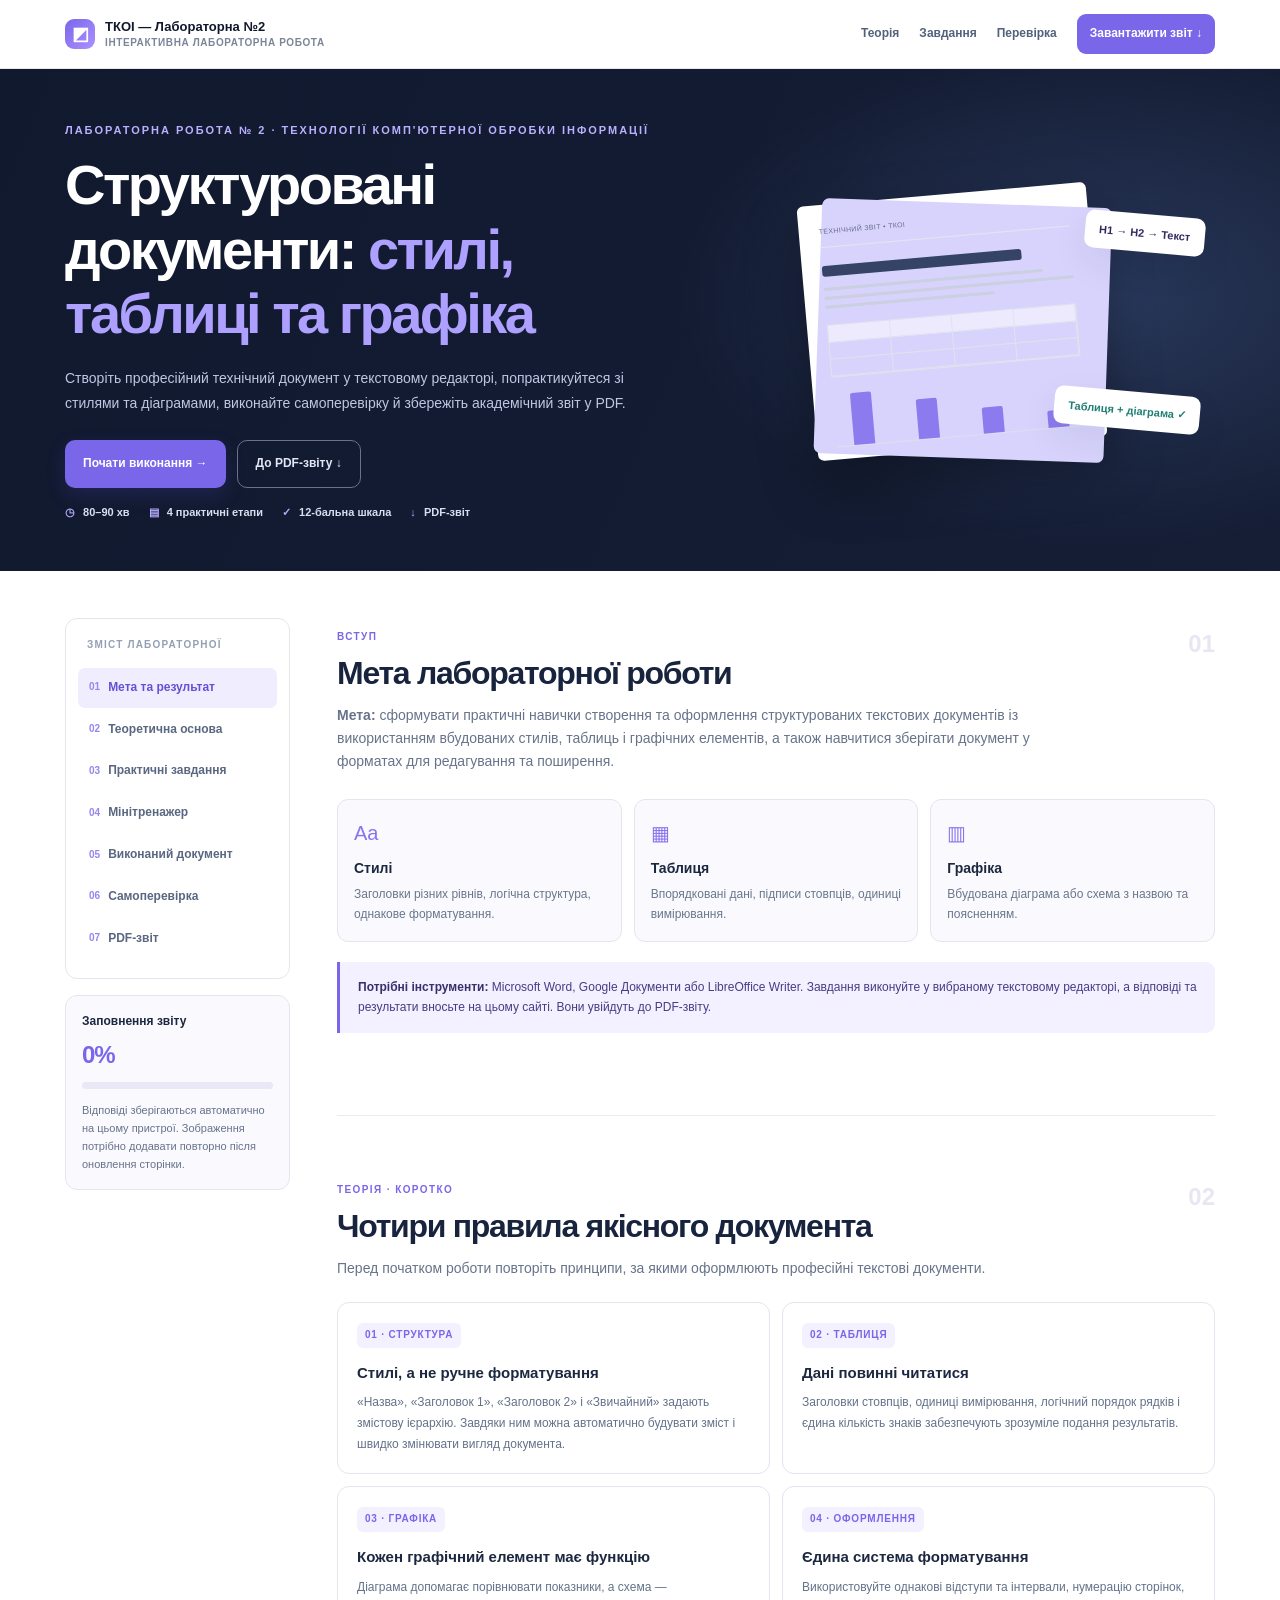
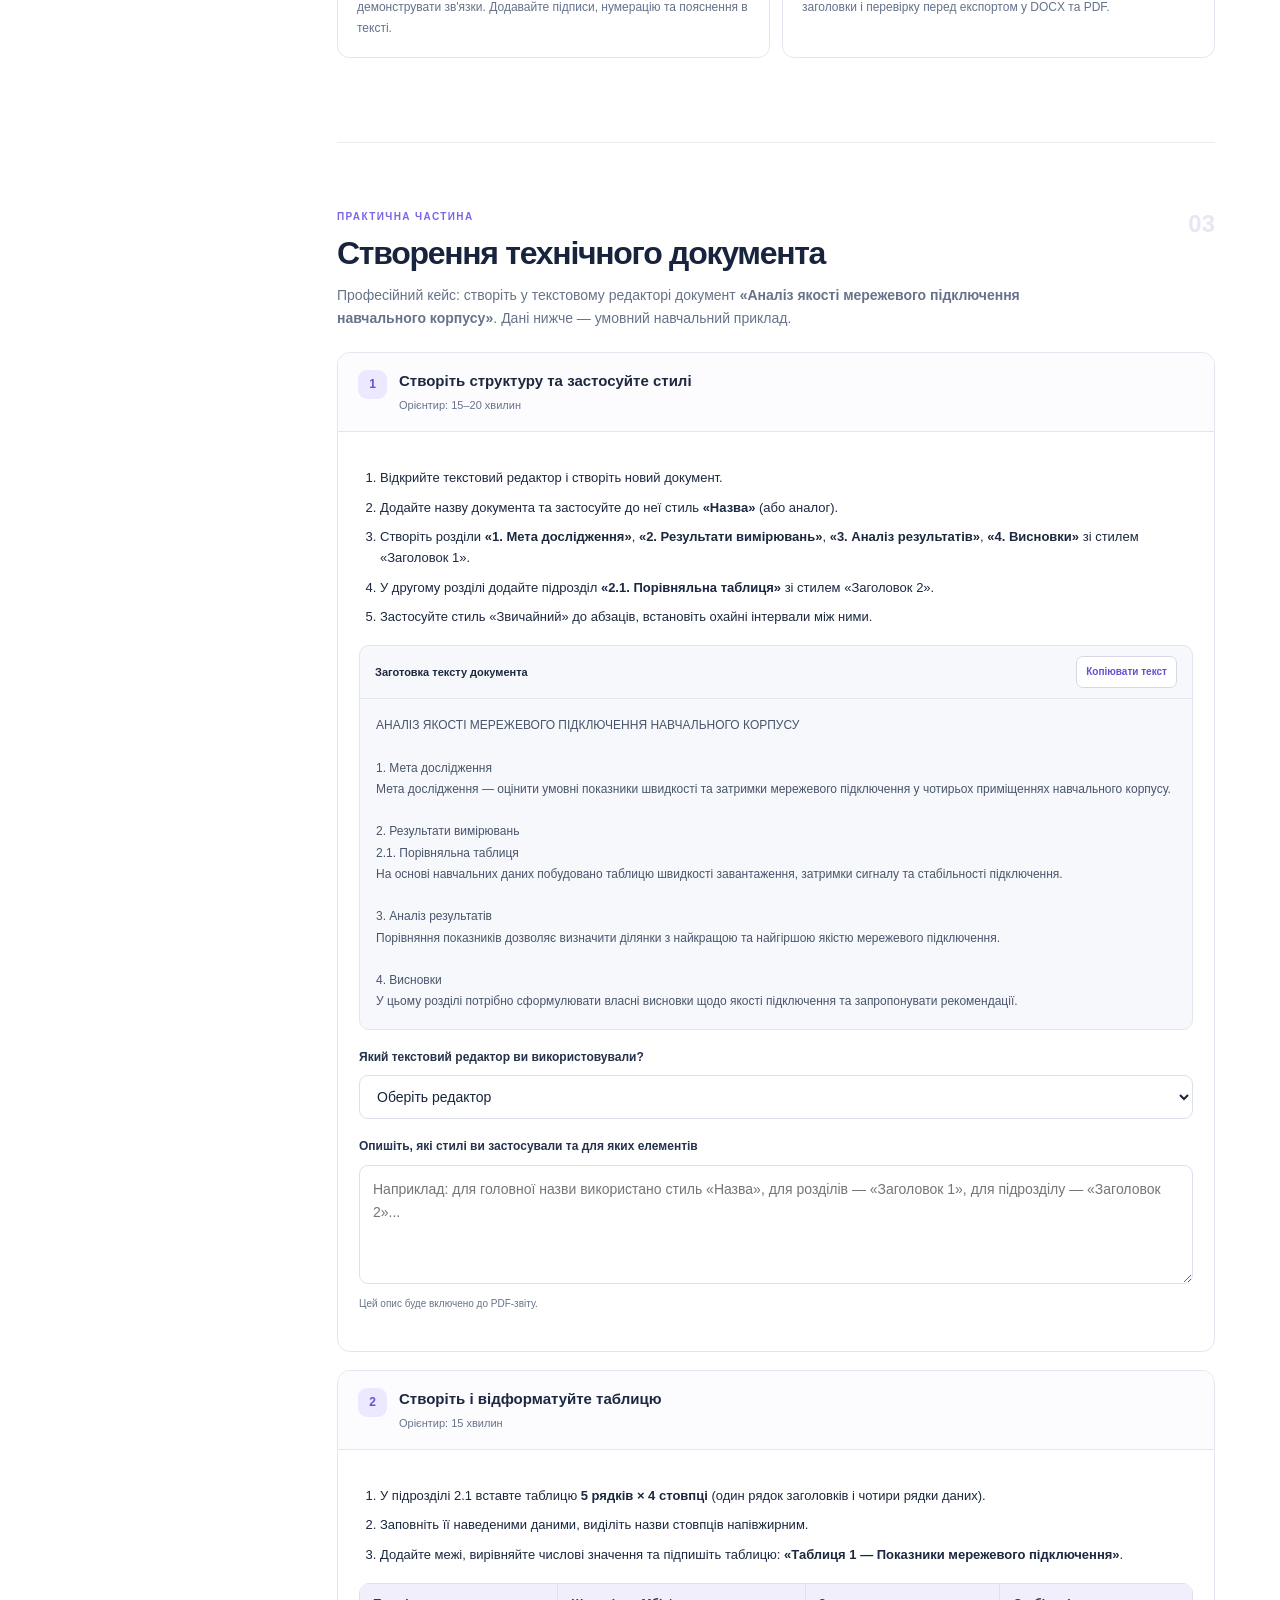
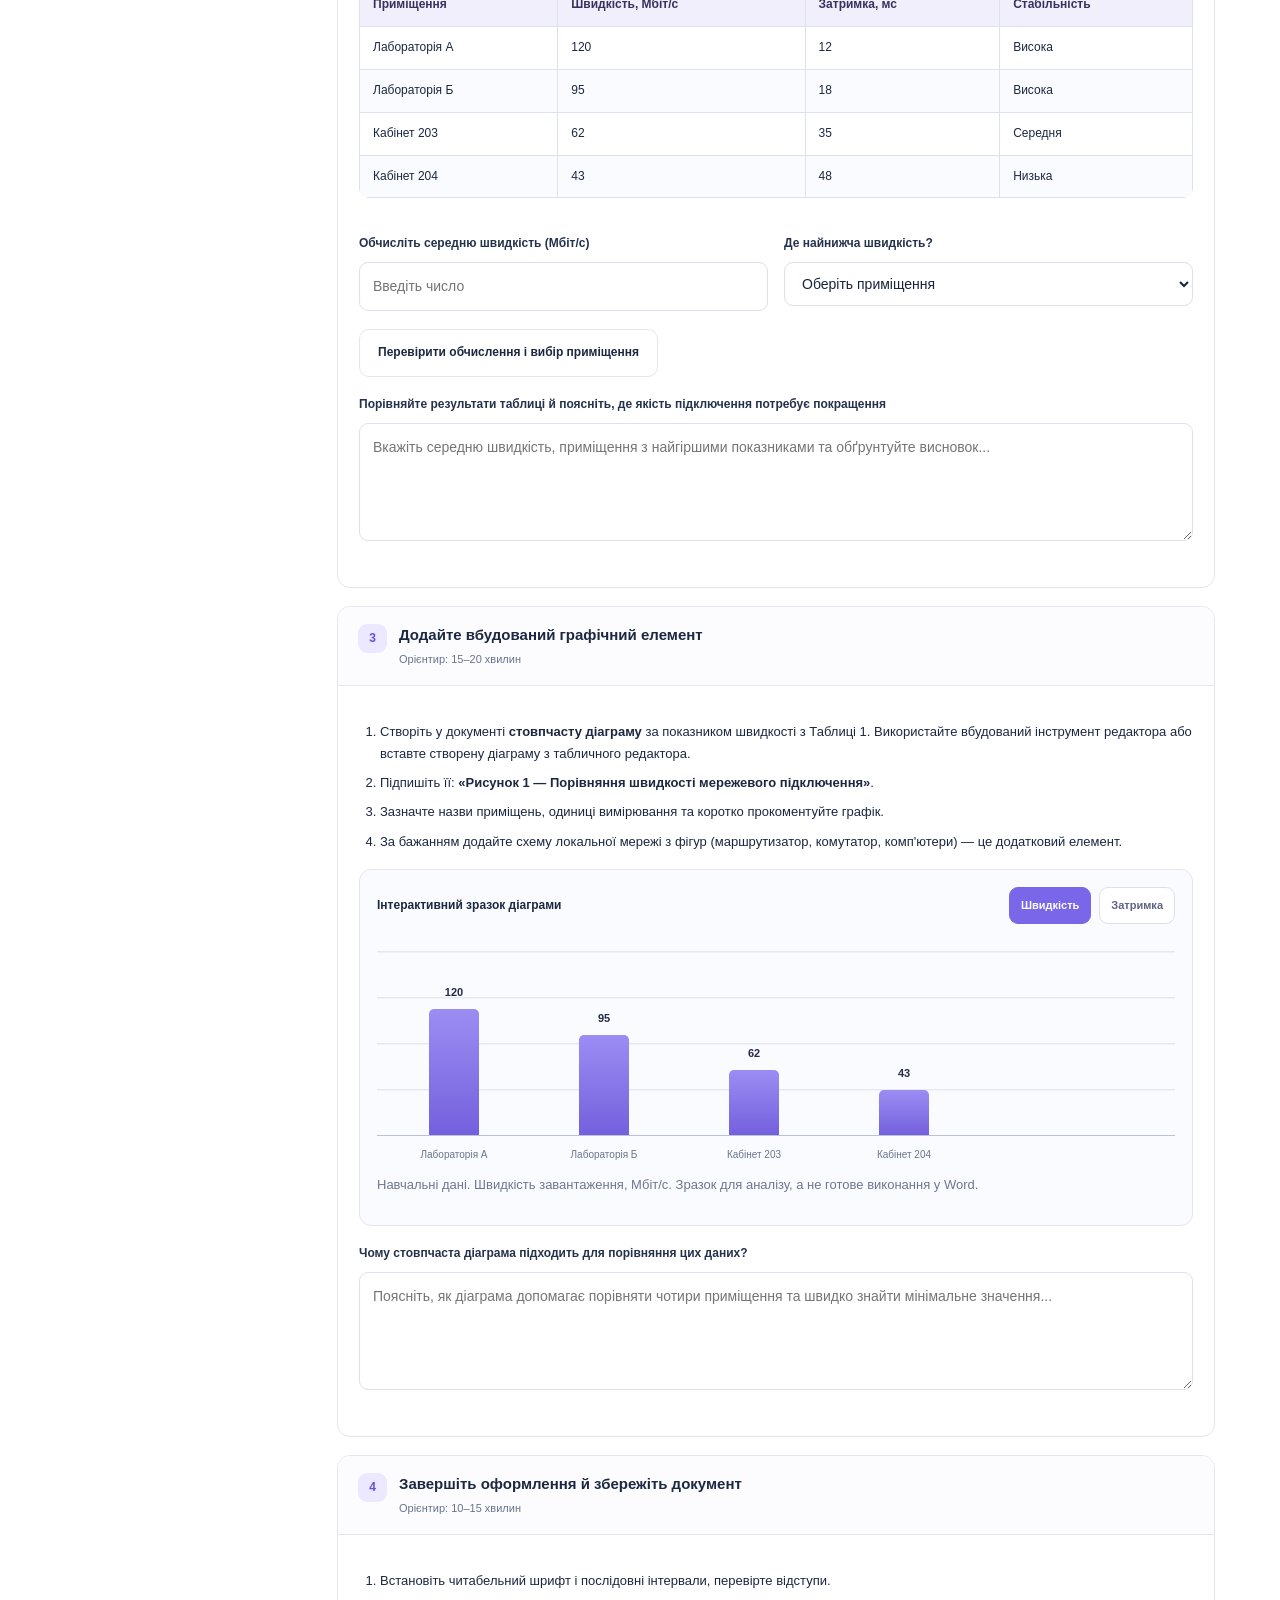
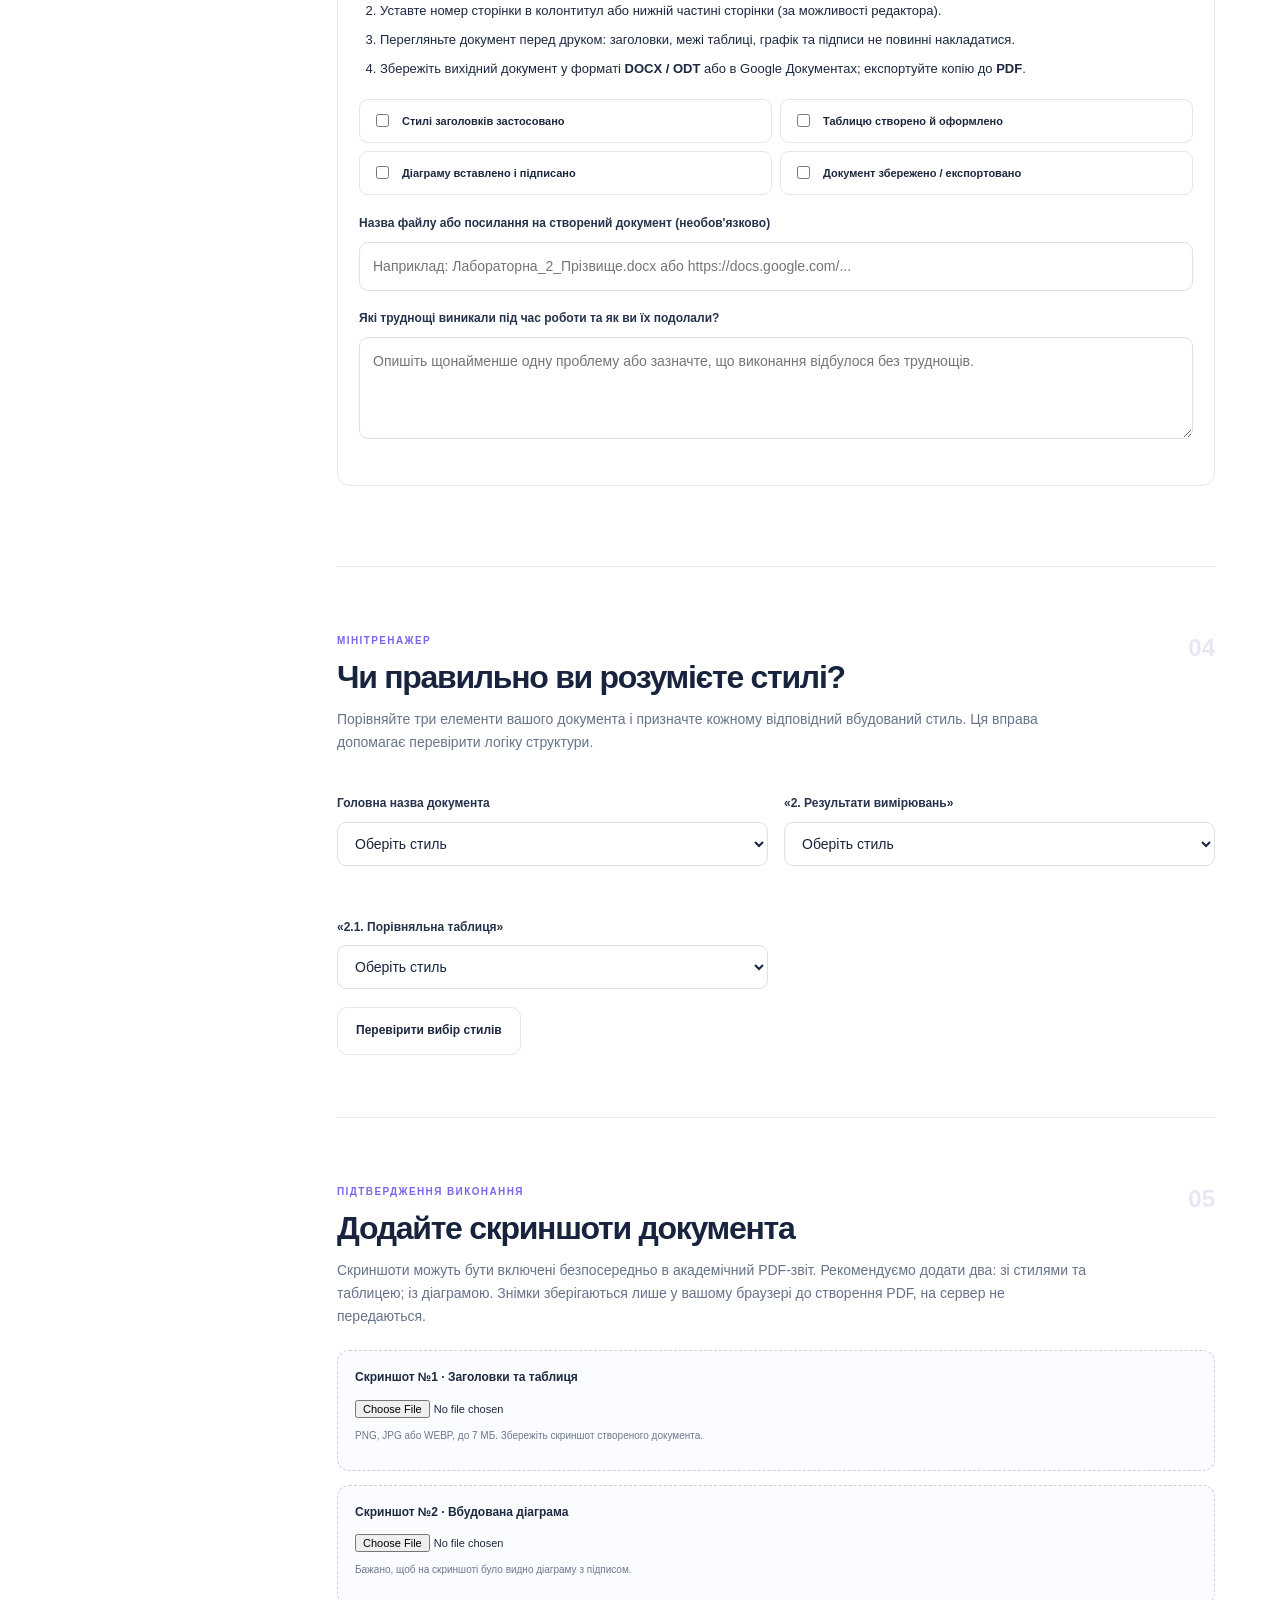
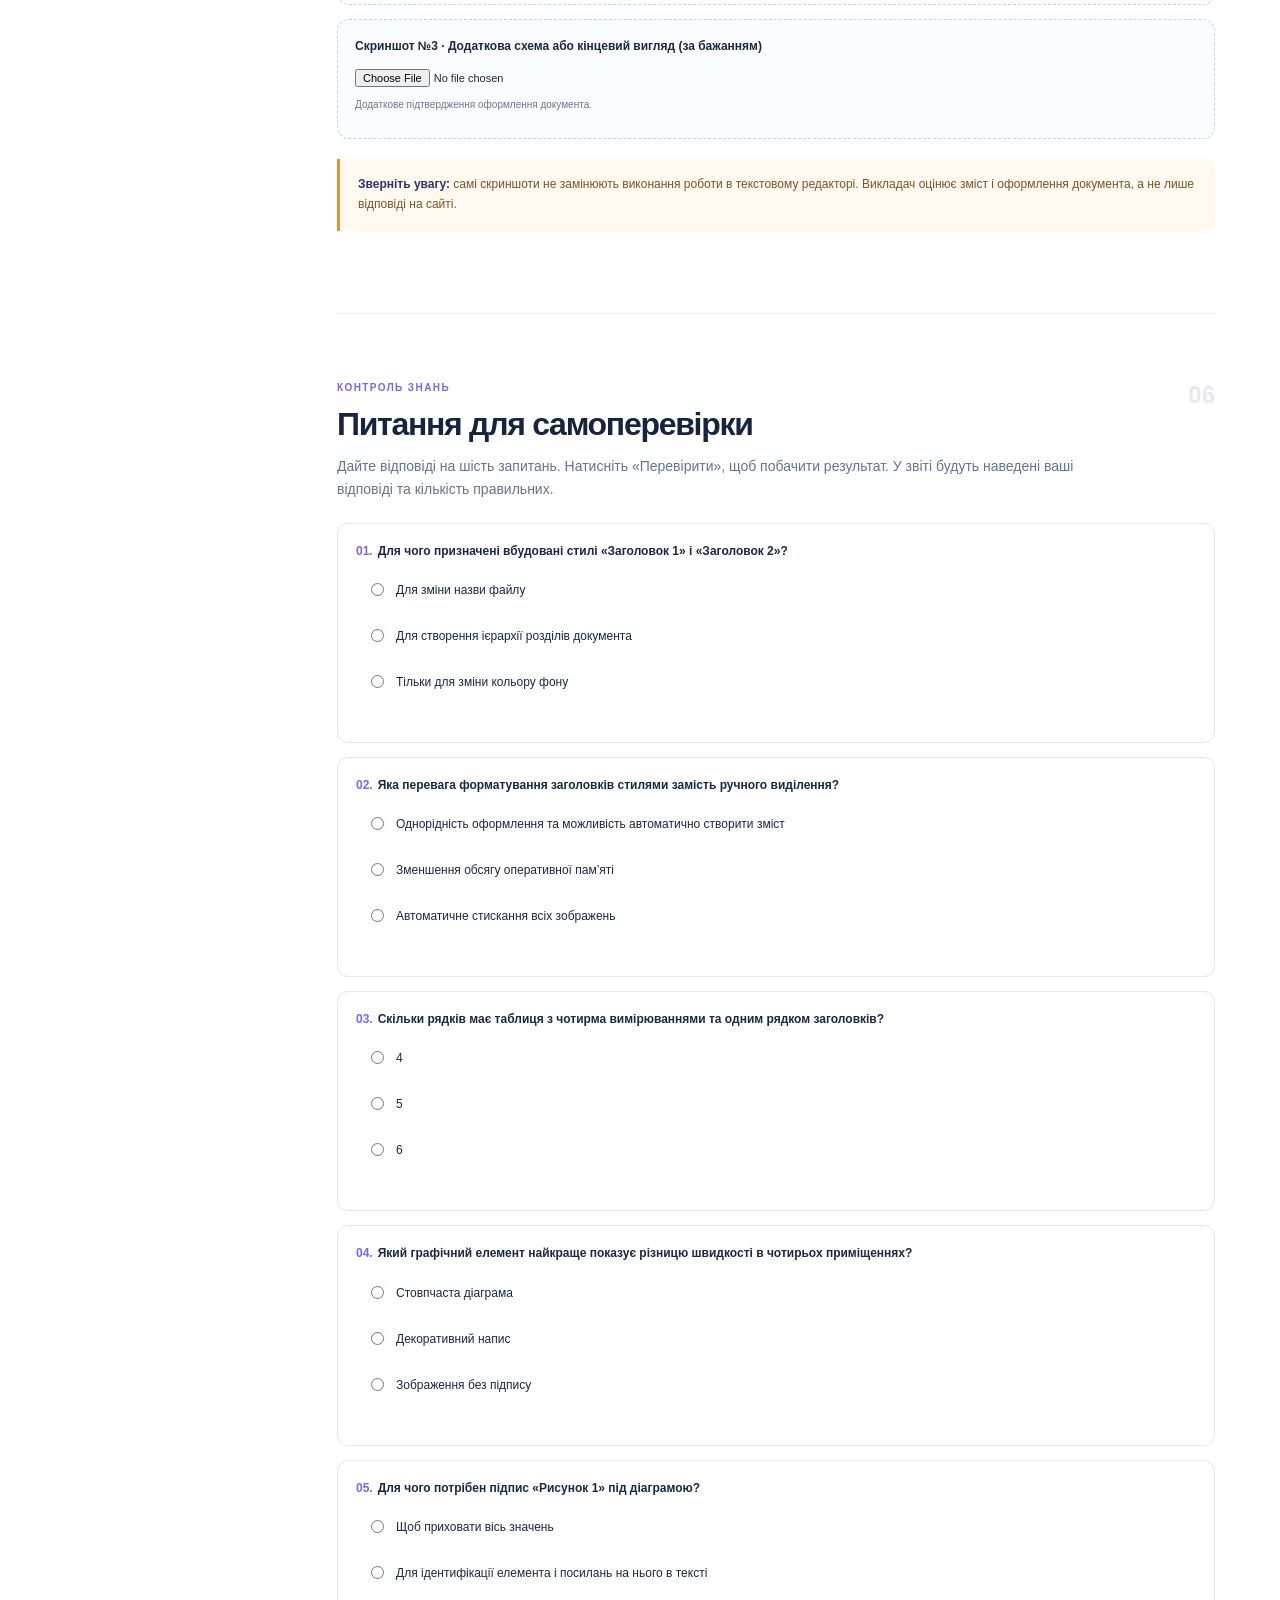
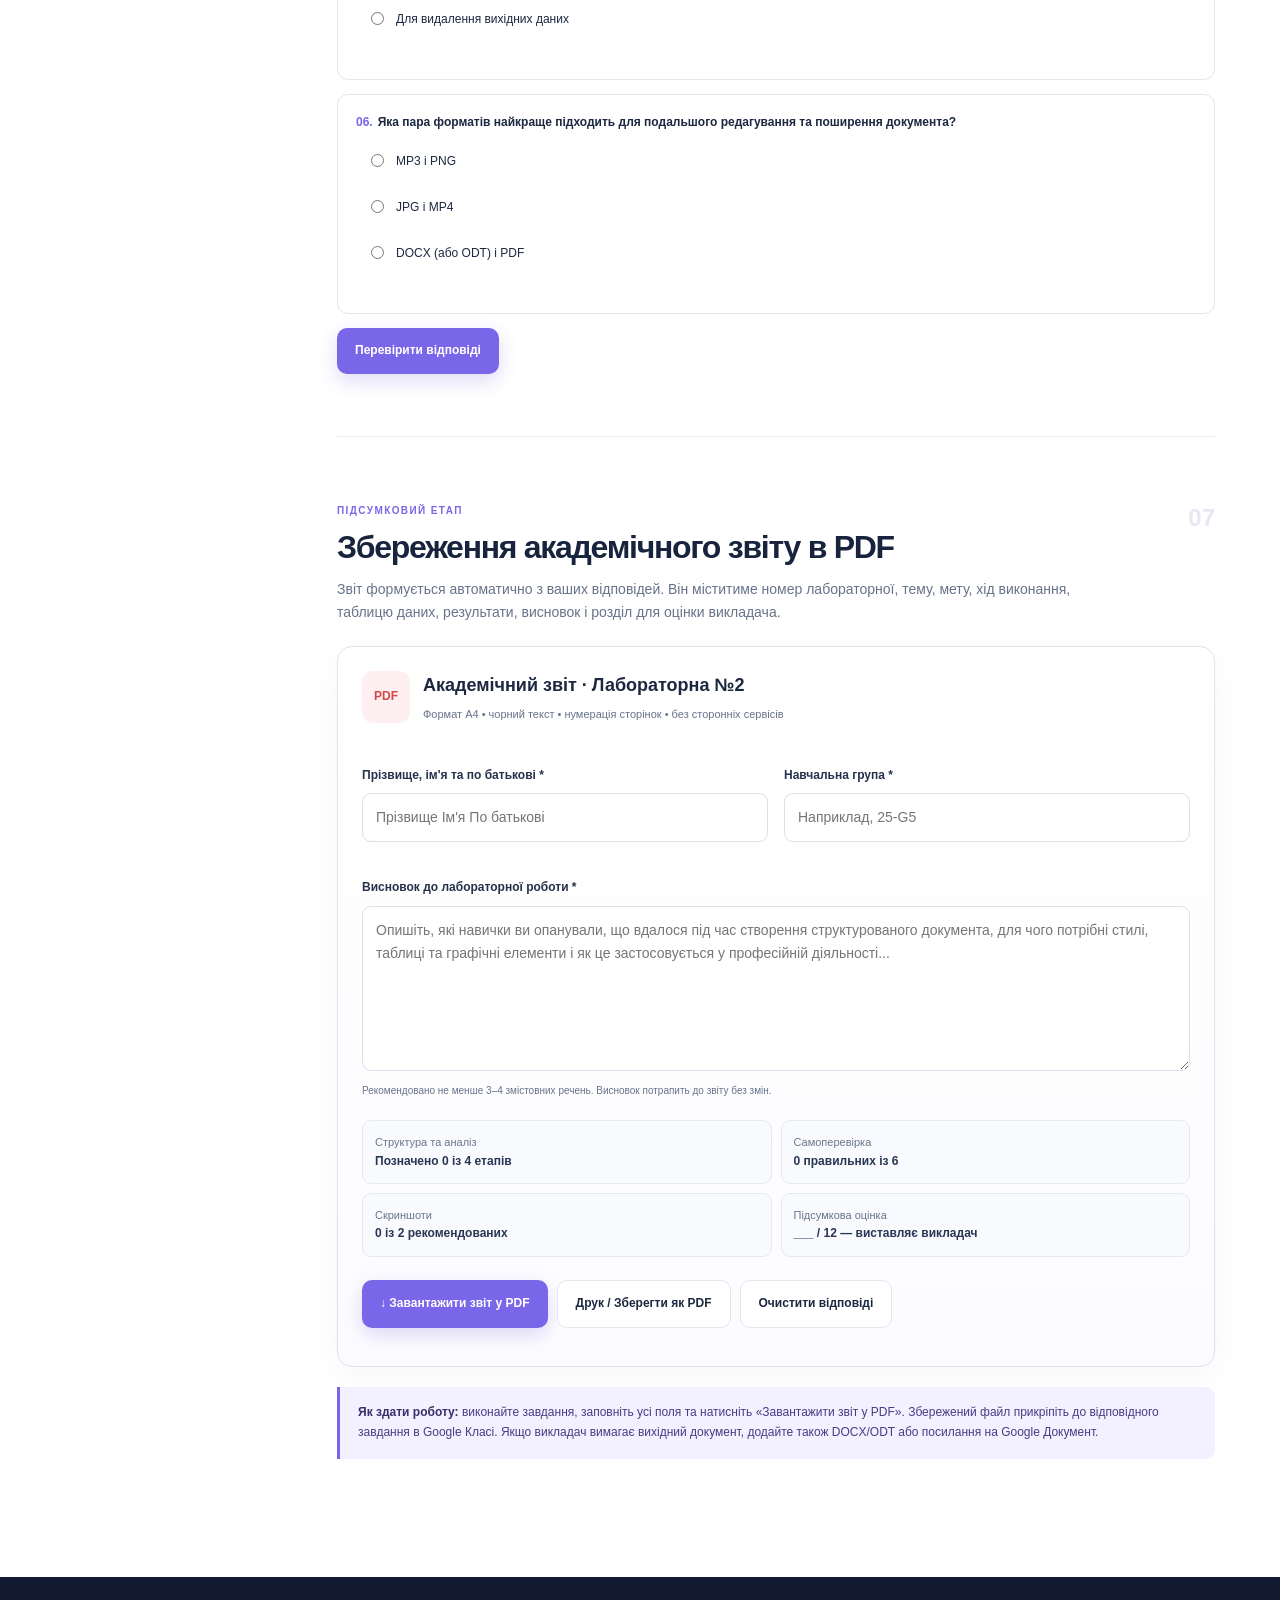
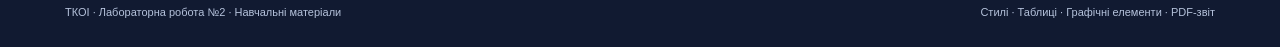
<file: laboratorna-2/index.html>
<!doctype html>
<html lang="uk">
<head>
<meta charset="utf-8">
<meta name="viewport" content="width=device-width, initial-scale=1, viewport-fit=cover">
<meta name="theme-color" content="#11182c">
<meta name="description" content="Лабораторна робота №2 з ТКОІ: структуровані текстові документи, стилі, таблиці, графічні елементи та академічний PDF-звіт.">
<title>ТКОІ • Лабораторна робота №2 — Структуровані документи</title>
<style>

:root{--dark:#11182c;--dark2:#19233d;--text:#1c2840;--muted:#67738a;--border:#e3e6ee;--bg:#f7f8fc;--white:#fff;--purple:#7966e9;--purple2:#6351d5;--pale:#f3f0ff;--green:#16815f;--greenbg:#e8f9f1;--red:#aa3943;--redbg:#fff0ef;--gold:#b56f16;--radius:17px;--shadow:0 14px 36px rgba(25,34,61,.075)}
*{box-sizing:border-box}html{scroll-behavior:smooth;scroll-padding-top:85px}body{margin:0;font-family:'Manrope',Arial,sans-serif;color:var(--text);background:#fff;line-height:1.65;font-size:14px}button,input,textarea,select{font:inherit}button{cursor:pointer}a{color:var(--purple2);text-underline-offset:3px}strong,b{font-weight:800}.shell{width:min(1150px,calc(100% - 48px));margin:auto}.scroll-line{position:fixed;z-index:100;left:0;top:0;height:3px;width:0;background:linear-gradient(90deg,#9f89ff,#4ecfbc)}.header{position:sticky;top:0;z-index:80;background:rgba(255,255,255,.96);backdrop-filter:blur(16px);border-bottom:1px solid var(--border)}.header .shell{min-height:68px;display:flex;align-items:center;justify-content:space-between;gap:20px}.brand{display:flex;gap:10px;align-items:center;color:var(--dark);text-decoration:none;font-size:13px;font-weight:800;line-height:1.35}.brand-icon{display:grid;place-items:center;color:#fff;background:linear-gradient(135deg,#7966e9,#ad91ff);width:30px;height:30px;border-radius:9px;font-size:18px;flex-shrink:0}.brand small{display:block;color:#7b8598;font-size:10px;font-weight:600;letter-spacing:.06em;text-transform:uppercase}.top-nav{display:flex;align-items:center;gap:20px}.top-nav a{font-size:12px;text-decoration:none;color:#52627b;font-weight:800}.top-nav a:hover,.top-nav a:focus-visible{color:var(--purple)}.top-nav .top-cta{color:#fff;background:var(--purple);border-radius:9px;padding:10px 13px}.hero{background:radial-gradient(550px 330px at 86% 45%,#29385b 0%,transparent 76%),linear-gradient(112deg,#11192f,#151e35);color:white;overflow:hidden}.hero .shell{min-height:385px;display:grid;grid-template-columns:1.06fr .94fr;gap:30px;align-items:center;padding-top:52px;padding-bottom:50px}.eyebrow{color:#bbb0ff;font-size:11px;letter-spacing:.18em;text-transform:uppercase;font-weight:800}.hero h1{font-size:clamp(31px,4.4vw,56px);line-height:1.15;letter-spacing:-.045em;max-width:660px;margin:14px 0 20px}.hero h1 span{color:#ada0ff}.hero p{font-size:14px;line-height:1.75;color:#bdc8e0;max-width:565px}.hero-actions{display:flex;flex-wrap:wrap;gap:11px;margin:25px 0 15px}.btn{border:0;border-radius:10px;padding:13px 18px;display:inline-flex;align-items:center;justify-content:center;gap:8px;font-weight:800;font-size:12px;text-decoration:none;transition:transform .15s ease,box-shadow .15s ease}.btn:hover{transform:translateY(-1px)}.btn.primary{background:var(--purple);color:#fff;box-shadow:0 7px 19px rgba(90,74,203,.2)}.btn.secondary{background:white;color:var(--text);border:1px solid var(--border)}.btn.outline-dark{border:1px solid #69718e;background:transparent;color:#e2e7f7}.btn:disabled{opacity:.55;cursor:not-allowed}.hero-kpis{display:flex;gap:19px;flex-wrap:wrap;color:#d9def0;font-size:11px;font-weight:700}.hero-kpis i{font-style:normal;color:#b6aaff;padding-right:5px}.document-art{height:270px;position:relative;display:grid;place-items:center}.doc-preview{width:290px;height:255px;transform:rotate(-5deg);box-shadow:0 25px 55px rgba(0,0,0,.35);background:#fff;border-radius:6px;padding:21px 20px;position:relative;color:#2d3555}.doc-preview:before{content:'';position:absolute;inset:10px -10px -10px 10px;z-index:-1;border-radius:7px;background:#d7d3fc;transform:rotate(7deg)}.doc-top{font-size:7px;color:#646c89;border-bottom:1px solid #e5e6ef;padding-bottom:9px;letter-spacing:.05em}.doc-title{width:80%;height:11px;background:#354466;border-radius:3px;margin:18px 0 11px}.doc-par{height:3px;border-radius:3px;background:#cad0df;margin:6px 0}.doc-par.s{width:68%}.doc-par.m{width:88%}.mock-table{margin-top:16px;border:1px solid #e0e3ec;display:grid;grid-template-columns:repeat(4,1fr)}.mock-table i{height:17px;border-right:1px solid #e0e3ec;border-bottom:1px solid #e0e3ec;display:block}.mock-table i:nth-child(-n+4){background:#eeeafe}.mock-chart{margin-top:14px;display:flex;height:56px;gap:11px;align-items:flex-end;justify-content:space-around;border-bottom:1px solid #dbe1ed}.mock-chart b{width:21px;display:block;border-radius:2px 2px 0 0;background:#8c7bef}.float-note{position:absolute;right:10px;top:28px;color:#302a60;background:#fff;border-radius:9px;box-shadow:var(--shadow);padding:10px 14px;font-weight:800;font-size:11px;transform:rotate(5deg)}.float-note.two{top:auto;bottom:27px;right:15px;color:#207f73}.layout{display:grid;grid-template-columns:225px minmax(0,1fr);gap:47px;align-items:start;padding:47px 0 88px}.aside{position:sticky;top:94px;display:grid;gap:16px}.side-panel{border:1px solid var(--border);border-radius:12px;padding:18px 12px;background:white}.side-panel h3{margin:0 9px 14px;text-transform:uppercase;font-size:10px;letter-spacing:.12em;color:#93a0b4}.side-panel a{display:flex;align-items:center;gap:8px;text-decoration:none;color:#5a6780;border-radius:7px;padding:10px 11px;margin:2px 0;font-weight:700;font-size:12px}.side-panel a.active{background:#f0edff;color:var(--purple2)}.side-panel a:hover{background:#f4f5fa}.nav-dot{font-size:10px;color:#9687ee}.side-progress{border:1px solid var(--border);border-radius:12px;padding:16px;background:#f9f9fe}.side-progress h3{margin:0 0 9px;font-size:12px}.metric-number{font-size:24px;letter-spacing:-.05em;color:var(--purple);font-weight:800;line-height:1.2}.meter{height:7px;background:#eae8f7;border-radius:20px;overflow:hidden;margin:12px 0}.meter span{height:100%;width:0;display:block;border-radius:20px;background:linear-gradient(90deg,#9c85fa,#5bcbbe);transition:width .25s}.side-progress p{font-size:11px;color:var(--muted);margin:0}.main{min-width:0}.content-section{padding:6px 0 62px;border-bottom:1px solid #e9ebf1;margin-bottom:55px}.content-section:last-child{border:0;margin-bottom:0;padding-bottom:10px}.sec-head{display:flex;gap:18px;align-items:start}.sec-head .section-ordinal{font-size:24px;font-weight:800;color:#e7e7f3;margin-left:auto;flex-shrink:0}.small-label{color:var(--purple);font-size:10px;letter-spacing:.14em;text-transform:uppercase;font-weight:800}.content-section h2{font-size:clamp(22px,3vw,32px);line-height:1.27;letter-spacing:-.04em;color:#18243e;margin:6px 0 10px}.subhead{font-size:17px;font-weight:800;line-height:1.4;margin:21px 0 10px}.intro{color:var(--muted);margin:0 0 22px;max-width:750px}.triad{display:grid;grid-template-columns:repeat(3,1fr);gap:12px;margin:26px 0 18px}.stat{background:#fafafe;border:1px solid var(--border);padding:17px 16px;border-radius:11px}.stat strong{display:block;font-size:14px;margin-bottom:5px}.stat p{margin:0;color:#69768b;font-size:12px;line-height:1.6}.stat .symbol{color:#8a74ed;font-size:20px;margin-bottom:7px}.note{background:var(--pale);border-left:3px solid var(--purple);padding:16px 18px;border-radius:0 9px 9px 0;font-size:12px;color:#493c84;margin:20px 0}.note strong{color:#38306b}.note.warning{background:#fff9ef;border-left-color:#d39837;color:#775629}.cards{display:grid;grid-template-columns:repeat(2,minmax(0,1fr));gap:12px;margin:22px 0}.card{background:#fff;border:1px solid var(--border);border-radius:12px;padding:19px}.card .tag{display:inline-block;font-size:10px;text-transform:uppercase;letter-spacing:.08em;color:var(--purple);background:var(--pale);padding:4px 8px;border-radius:6px;font-weight:800}.card h3{font-size:15px;margin:13px 0 7px}.card p{font-size:12px;color:#64728a;margin:0;line-height:1.72}.step{border:1px solid var(--border);border-radius:13px;overflow:hidden;background:#fff;margin:18px 0}.step-head{display:flex;align-items:flex-start;gap:12px;background:#fcfcff;border-bottom:1px solid var(--border);padding:17px 20px}.step-number{background:#ece8ff;color:var(--purple2);font-size:12px;font-weight:800;width:29px;height:29px;display:grid;place-items:center;border-radius:9px;flex-shrink:0}.step-head h3{font-size:15px;margin:0 0 4px;line-height:1.45}.step-head p{font-size:11px;color:var(--muted);margin:0}.step-body{padding:21px}.step-body p,.step-body li{font-size:13px}.step-body ul,.step-body ol{padding-left:21px}.step-body li{margin:8px 0}.copy-wrap{border:1px solid #e3e5ef;background:#f7f8fc;border-radius:10px;margin:17px 0;overflow:hidden}.copy-head{display:flex;justify-content:space-between;align-items:center;gap:15px;padding:10px 15px;border-bottom:1px solid var(--border);font-size:11px;font-weight:800}.copy-head button{border:1px solid #d4d8e5;border-radius:7px;background:#fff;padding:7px 9px;font-size:10px;font-weight:800;color:var(--purple2)}.copy-text{white-space:pre-wrap;padding:16px;font-size:12px;color:#48556b;line-height:1.77}.field{margin:18px 0}.field label,.field .field-label{font-weight:800;font-size:12px;display:block;margin-bottom:8px;color:#25324b}.field small{display:block;margin-top:5px;font-size:10px;color:var(--muted)}.field input:not([type=file]),.field select,.field textarea,.select-box{width:100%;padding:12px 13px;border:1px solid #dce0eb;border-radius:9px;background:#fff;color:#17243c;outline:none;transition:border .15s,box-shadow .15s}.field input:focus,.field select:focus,.field textarea:focus{border-color:#9488ed;box-shadow:0 0 0 3px rgba(121,102,233,.1)}.field textarea{min-height:102px;resize:vertical}.field-cols{display:grid;grid-template-columns:repeat(2,minmax(0,1fr));gap:16px}.question-unit{background:#fff;border:1px solid var(--border);padding:18px;border-radius:11px;margin:14px 0}.question-unit .q-label{font-weight:800;font-size:12px;line-height:1.6;margin-bottom:10px}.question-unit .q-label .q-num{color:var(--purple);margin-right:5px}.quiz-option{display:flex;gap:9px;align-items:flex-start;margin:8px 0;padding:9px;border:1px solid transparent;border-radius:8px;cursor:pointer;font-size:12px;line-height:1.5}.quiz-option input{accent-color:var(--purple);margin-top:2px;flex-shrink:0}.quiz-option:has(input:checked){border-color:#c4bafa;background:#f7f5ff}.quiz-option.correct{border-color:#8ed7b6;background:#f0faf5}.quiz-option.incorrect{border-color:#edb4b4;background:#fff5f4}.quiz-feedback{font-size:11px;font-weight:700;padding-top:9px;min-height:15px}.result{padding:14px 17px;border-radius:10px;background:#f0f8f5;border:1px solid #c8e9da;font-size:12px;color:#196647;margin:13px 0}.result.error{background:var(--redbg);border-color:#f1c8c7;color:var(--red)}.data-table{border-collapse:collapse;width:100%;font-size:12px;min-width:480px}.data-table th,.data-table td{border:1px solid #dde1ec;padding:11px 13px;text-align:left}.data-table thead th{background:#f1effb;color:#37315e}.data-table tbody tr:nth-child(even){background:#fafbfe}.scroll-table{overflow-x:auto;border-radius:10px;margin:18px 0}.chart-box{background:#fafbfe;border:1px solid var(--border);border-radius:12px;padding:17px;margin:17px 0}.chart-controls{display:flex;gap:8px;flex-wrap:wrap;align-items:center}.pill-btn{border:1px solid #dfdeed;border-radius:9px;color:#5f6285;background:#fff;padding:8px 11px;font-size:11px;font-weight:800}.pill-btn.active{background:var(--purple);color:white;border-color:var(--purple)}.chart-grid{height:190px;margin:22px 0 12px;display:flex;gap:20px;align-items:flex-end;border-bottom:1px solid #bbc3d2;padding:0 12px 0;position:relative}.chart-grid:before{content:'';position:absolute;inset:0 0 0 0;background:repeating-linear-gradient(to top,transparent 0,transparent 44px,#e5e8f1 45px,#e5e8f1 46px);pointer-events:none}.bar-item{flex:1;max-width:130px;display:flex;align-items:center;flex-direction:column;justify-content:flex-end;height:100%;gap:7px;z-index:1;position:relative}.bar{display:block;width:min(50px,80%);background:linear-gradient(#9b8df3,#7460dd);border-radius:5px 5px 0 0;min-height:4px;transition:height .3s}.bar-label{font-size:10px;font-weight:800;color:#5b5c83;white-space:nowrap}.bar-value{font-size:11px;color:#252b49;font-weight:800}.bar-categories{display:flex;gap:20px;padding:0 12px;justify-content:flex-start}.bar-categories span{flex:1;max-width:130px;text-align:center;font-size:10px;line-height:1.3;color:#69758a}.graph-caption{color:#6d7790;font-size:11px}.check-list{display:grid;grid-template-columns:repeat(2,minmax(0,1fr));gap:8px;margin:19px 0}.check-item{display:flex;gap:10px;border:1px solid var(--border);border-radius:9px;padding:12px;align-items:flex-start;font-size:11px;font-weight:700}.check-item input{accent-color:var(--purple);margin-top:2px}.check-item:has(input:checked){background:#f5f3ff;border-color:#d6cdf9}.evidence{border:1px dashed #cbd0dd;border-radius:12px;padding:17px;margin:14px 0;background:#fbfcff}.evidence label{font-size:12px;font-weight:800;display:block;margin-bottom:9px}.evidence input{font-size:11px;max-width:100%;width:100%;cursor:pointer}.evidence small{color:#6b7790;font-size:10px;display:block;margin:8px 0}.evidence-preview{display:none;max-width:310px;max-height:175px;object-fit:contain;border:1px solid var(--border);background:#fff;padding:5px;border-radius:8px;margin-top:10px}.evidence-name{font-size:11px;color:var(--green);font-weight:700;overflow-wrap:anywhere}.report-panel{border:1px solid #dfe2ec;border-radius:15px;padding:24px;background:linear-gradient(#fff,#fcfcff);box-shadow:0 10px 30px rgba(30,38,70,.035)}.report-title{display:flex;gap:13px;align-items:flex-start;margin-bottom:24px}.report-pdf-icon{width:48px;height:52px;background:#fef0f0;display:grid;place-items:center;color:#d2484a;border-radius:11px;font-weight:800;font-size:12px}.report-title h3{margin:0 0 5px;font-size:18px}.report-title p{font-size:11px;margin:0;color:var(--muted)}.report-status{margin-top:21px;display:grid;grid-template-columns:repeat(2,minmax(0,1fr));gap:9px}.status-item{padding:12px;border:1px solid #e6e9f0;border-radius:9px;background:#f9fafe;font-size:11px;color:#69758a}.status-item b{display:block;color:#283654;font-size:12px}.actions{display:flex;gap:9px;flex-wrap:wrap;margin-top:23px}.foot{background:#111a31;color:#b5c2db;padding:26px 0;font-size:11px}.foot .shell{display:flex;justify-content:space-between;gap:12px;flex-wrap:wrap}.toast{position:fixed;z-index:400;right:18px;bottom:20px;background:#1a2940;color:white;border-radius:12px;padding:12px 17px;box-shadow:0 12px 30px #11172f33;opacity:0;pointer-events:none;transform:translateY(8px);transition:all .2s;font-weight:700;font-size:12px;max-width:320px}.toast.visible{opacity:1;transform:translateY(0)}.print-only{display:none}#print-document{display:none}
@media(max-width:930px){.layout{grid-template-columns:190px minmax(0,1fr);gap:22px}.top-nav a:not(.top-cta){display:none}.hero .shell{grid-template-columns:1fr .65fr}.document-art{transform:scale(.78)}.hero h1{font-size:37px}}
@media(max-width:730px){.shell{width:min(100% - 30px,650px)}.header .shell{min-height:60px}.brand{font-size:11px}.top-nav .top-cta{font-size:10px;padding:9px 10px}.hero .shell{grid-template-columns:1fr;gap:0;min-height:auto;padding:45px 0 36px}.hero h1{font-size:clamp(30px,9vw,46px);margin-top:11px}.hero p{font-size:12px}.document-art{display:none}.layout{display:block;padding:31px 0 45px}.aside{position:static;display:none}.content-section{padding:5px 0 41px;margin-bottom:38px}.sec-head .section-ordinal{font-size:18px}.content-section h2{font-size:25px}.triad,.cards,.field-cols,.check-list,.report-status{grid-template-columns:1fr}.triad{gap:9px}.card{padding:16px}.step-head{padding:14px 15px}.step-body{padding:15px}.report-panel{padding:17px}.chart-grid{height:160px;gap:10px}.bar-categories{gap:10px}.data-table{font-size:11px}.data-table th,.data-table td{padding:9px}.actions .btn{flex:1;min-width:180px}.copy-text{font-size:11px}}
@media print{*{box-shadow:none!important}.header,.hero,.layout,.foot,.toast{display:none!important}#print-document{display:block!important;color:#111;font:12pt 'Times New Roman',serif}.report-paper{width:100%;font-family:'Times New Roman',serif}.report-paper h1{text-align:center;font-size:18pt}.report-paper h2{font-size:14pt;margin:22px 0 10px}.report-paper h3{font-size:12pt;margin:16px 0 7px}.report-paper p{line-height:1.5}.report-paper table{border-collapse:collapse;width:100%;font-size:10pt}.report-paper th,.report-paper td{border:1px solid black;padding:5px}.report-paper .evidence-print{width:100%;max-height:420px;object-fit:contain;page-break-inside:avoid}.report-paper .no-split{page-break-inside:avoid}@page{size:A4;margin:18mm}}
</style>
</head>
<body>
<div class="scroll-line" id="scroll-line"></div>
<header class="header"><div class="shell"><a class="brand" href="#top"><span class="brand-icon">◩</span><span>ТКОІ — Лабораторна №2<small>Інтерактивна лабораторна робота</small></span></a><nav class="top-nav" aria-label="Основна навігація"><a href="#theory">Теорія</a><a href="#tasks">Завдання</a><a href="#quiz">Перевірка</a><a class="top-cta" href="#report">Завантажити звіт ↓</a></nav></div></header>
<div id="top"></div>
<section class="hero"><div class="shell"><div><div class="eyebrow">Лабораторна робота № 2 · Технології комп'ютерної обробки інформації</div><h1>Структуровані документи: <span>стилі, таблиці та графіка</span></h1><p>Створіть професійний технічний документ у текстовому редакторі, попрактикуйтеся зі стилями та діаграмами, виконайте самоперевірку й збережіть академічний звіт у PDF.</p><div class="hero-actions"><a href="#tasks" class="btn primary">Почати виконання →</a><a href="#report" class="btn outline-dark">До PDF-звіту ↓</a></div><div class="hero-kpis"><span><i>◷</i> 80–90 хв</span><span><i>▤</i> 4 практичні етапи</span><span><i>✓</i> 12-бальна шкала</span><span><i>↓</i> PDF-звіт</span></div></div><div class="document-art" aria-hidden="true"><div class="doc-preview"><div class="doc-top">ТЕХНІЧНИЙ ЗВІТ • ТКОІ</div><div class="doc-title"></div><div class="doc-par m"></div><div class="doc-par"></div><div class="doc-par s"></div><div class="mock-table"><i></i><i></i><i></i><i></i><i></i><i></i><i></i><i></i><i></i><i></i><i></i><i></i></div><div class="mock-chart"><b style="height:52px"></b><b style="height:40px"></b><b style="height:26px"></b><b style="height:17px"></b></div></div><div class="float-note">H1 → H2 → Текст</div><div class="float-note two">Таблиця + діаграма ✓</div></div></div></section>
<div class="shell layout"><aside class="aside"><div class="side-panel"><h3>Зміст лабораторної</h3><a href="#goal" class="side-link active"><span class="nav-dot">01</span> Мета та результат</a><a href="#theory" class="side-link"><span class="nav-dot">02</span> Теоретична основа</a><a href="#tasks" class="side-link"><span class="nav-dot">03</span> Практичні завдання</a><a href="#simulator" class="side-link"><span class="nav-dot">04</span> Мінітренажер</a><a href="#evidence" class="side-link"><span class="nav-dot">05</span> Виконаний документ</a><a href="#quiz" class="side-link"><span class="nav-dot">06</span> Самоперевірка</a><a href="#report" class="side-link"><span class="nav-dot">07</span> PDF-звіт</a></div><div class="side-progress"><h3>Заповнення звіту</h3><div id="progress-value" class="metric-number">0%</div><div class="meter"><span id="progress-bar"></span></div><p>Відповіді зберігаються автоматично на цьому пристрої. Зображення потрібно додавати повторно після оновлення сторінки.</p></div></aside>
<main class="main">
<section class="content-section" id="goal"><div class="sec-head"><div><span class="small-label">Вступ</span><h2>Мета лабораторної роботи</h2></div><span class="section-ordinal">01</span></div><p class="intro"><strong>Мета:</strong> сформувати практичні навички створення та оформлення структурованих текстових документів із використанням вбудованих стилів, таблиць і графічних елементів, а також навчитися зберігати документ у форматах для редагування та поширення.</p><div class="triad"><div class="stat"><div class="symbol">Aa</div><strong>Стилі</strong><p>Заголовки різних рівнів, логічна структура, однакове форматування.</p></div><div class="stat"><div class="symbol">▦</div><strong>Таблиця</strong><p>Впорядковані дані, підписи стовпців, одиниці вимірювання.</p></div><div class="stat"><div class="symbol">▥</div><strong>Графіка</strong><p>Вбудована діаграма або схема з назвою та поясненням.</p></div></div><div class="note"><strong>Потрібні інструменти:</strong> Microsoft Word, Google Документи або LibreOffice Writer. Завдання виконуйте у вибраному текстовому редакторі, а відповіді та результати вносьте на цьому сайті. Вони увійдуть до PDF-звіту.</div></section>
<section class="content-section" id="theory"><div class="sec-head"><div><span class="small-label">Теорія · коротко</span><h2>Чотири правила якісного документа</h2></div><span class="section-ordinal">02</span></div><p class="intro">Перед початком роботи повторіть принципи, за якими оформлюють професійні текстові документи.</p><div class="cards"><div class="card"><span class="tag">01 · структура</span><h3>Стилі, а не ручне форматування</h3><p>«Назва», «Заголовок 1», «Заголовок 2» і «Звичайний» задають змістову ієрархію. Завдяки ним можна автоматично будувати зміст і швидко змінювати вигляд документа.</p></div><div class="card"><span class="tag">02 · таблиця</span><h3>Дані повинні читатися</h3><p>Заголовки стовпців, одиниці вимірювання, логічний порядок рядків і єдина кількість знаків забезпечують зрозуміле подання результатів.</p></div><div class="card"><span class="tag">03 · графіка</span><h3>Кожен графічний елемент має функцію</h3><p>Діаграма допомагає порівнювати показники, а схема — демонструвати зв'язки. Додавайте підписи, нумерацію та пояснення в тексті.</p></div><div class="card"><span class="tag">04 · оформлення</span><h3>Єдина система форматування</h3><p>Використовуйте однакові відступи та інтервали, нумерацію сторінок, заголовки і перевірку перед експортом у DOCX та PDF.</p></div></div></section>
<section class="content-section" id="tasks"><div class="sec-head"><div><span class="small-label">Практична частина</span><h2>Створення технічного документа</h2></div><span class="section-ordinal">03</span></div><p class="intro">Професійний кейс: створіть у текстовому редакторі документ <strong>«Аналіз якості мережевого підключення навчального корпусу»</strong>. Дані нижче — умовний навчальний приклад.</p>
<div class="step"><div class="step-head"><span class="step-number">1</span><div><h3>Створіть структуру та застосуйте стилі</h3><p>Орієнтир: 15–20 хвилин</p></div></div><div class="step-body"><ol><li>Відкрийте текстовий редактор і створіть новий документ.</li><li>Додайте назву документа та застосуйте до неї стиль <strong>«Назва»</strong> (або аналог).</li><li>Створіть розділи <strong>«1. Мета дослідження»</strong>, <strong>«2. Результати вимірювань»</strong>, <strong>«3. Аналіз результатів»</strong>, <strong>«4. Висновки»</strong> зі стилем «Заголовок 1».</li><li>У другому розділі додайте підрозділ <strong>«2.1. Порівняльна таблиця»</strong> зі стилем «Заголовок 2».</li><li>Застосуйте стиль «Звичайний» до абзаців, встановіть охайні інтервали між ними.</li></ol><div class="copy-wrap"><div class="copy-head"><span>Заготовка тексту документа</span><button id="copy-template" type="button">Копіювати текст</button></div><div id="template-text" class="copy-text">АНАЛІЗ ЯКОСТІ МЕРЕЖЕВОГО ПІДКЛЮЧЕННЯ НАВЧАЛЬНОГО КОРПУСУ

1. Мета дослідження
Мета дослідження — оцінити умовні показники швидкості та затримки мережевого підключення у чотирьох приміщеннях навчального корпусу.

2. Результати вимірювань
2.1. Порівняльна таблиця
На основі навчальних даних побудовано таблицю швидкості завантаження, затримки сигналу та стабільності підключення.

3. Аналіз результатів
Порівняння показників дозволяє визначити ділянки з найкращою та найгіршою якістю мережевого підключення.

4. Висновки
У цьому розділі потрібно сформулювати власні висновки щодо якості підключення та запропонувати рекомендації.</div></div><div class="field"><label for="editor">Який текстовий редактор ви використовували?</label><select id="editor" data-save><option value="">Оберіть редактор</option><option>Microsoft Word</option><option>Google Документи</option><option>LibreOffice Writer</option><option>ONLYOFFICE Document Editor</option><option>Інший текстовий редактор</option></select></div><div class="field"><label for="styles-note">Опишіть, які стилі ви застосували та для яких елементів</label><textarea id="styles-note" data-save placeholder="Наприклад: для головної назви використано стиль «Назва», для розділів — «Заголовок 1», для підрозділу — «Заголовок 2»..." rows="4"></textarea><small>Цей опис буде включено до PDF-звіту.</small></div></div></div>
<div class="step"><div class="step-head"><span class="step-number">2</span><div><h3>Створіть і відформатуйте таблицю</h3><p>Орієнтир: 15 хвилин</p></div></div><div class="step-body"><ol><li>У підрозділі 2.1 вставте таблицю <strong>5 рядків × 4 стовпці</strong> (один рядок заголовків і чотири рядки даних).</li><li>Заповніть її наведеними даними, виділіть назви стовпців напівжирним.</li><li>Додайте межі, вирівняйте числові значення та підпишіть таблицю: <strong>«Таблиця 1 — Показники мережевого підключення»</strong>.</li></ol><div class="scroll-table"><table class="data-table"><thead><tr><th>Приміщення</th><th>Швидкість, Мбіт/с</th><th>Затримка, мс</th><th>Стабільність</th></tr></thead><tbody><tr><td>Лабораторія А</td><td>120</td><td>12</td><td>Висока</td></tr><tr><td>Лабораторія Б</td><td>95</td><td>18</td><td>Висока</td></tr><tr><td>Кабінет 203</td><td>62</td><td>35</td><td>Середня</td></tr><tr><td>Кабінет 204</td><td>43</td><td>48</td><td>Низька</td></tr></tbody></table></div><div class="field-cols"><div class="field"><label for="average">Обчисліть середню швидкість (Мбіт/с)</label><input type="number" min="0" step="0.1" id="average" data-save placeholder="Введіть число"></div><div class="field"><label for="weakest">Де найнижча швидкість?</label><select id="weakest" data-save><option value="">Оберіть приміщення</option><option>Лабораторія А</option><option>Лабораторія Б</option><option>Кабінет 203</option><option>Кабінет 204</option></select></div></div><button id="check-table" type="button" class="btn secondary">Перевірити обчислення і вибір приміщення</button><div id="table-result" aria-live="polite"></div><div class="field"><label for="table-note">Порівняйте результати таблиці й поясніть, де якість підключення потребує покращення</label><textarea id="table-note" data-save rows="4" placeholder="Вкажіть середню швидкість, приміщення з найгіршими показниками та обґрунтуйте висновок..."></textarea></div></div></div>
<div class="step"><div class="step-head"><span class="step-number">3</span><div><h3>Додайте вбудований графічний елемент</h3><p>Орієнтир: 15–20 хвилин</p></div></div><div class="step-body"><ol><li>Створіть у документі <strong>стовпчасту діаграму</strong> за показником швидкості з Таблиці 1. Використайте вбудований інструмент редактора або вставте створену діаграму з табличного редактора.</li><li>Підпишіть її: <strong>«Рисунок 1 — Порівняння швидкості мережевого підключення»</strong>.</li><li>Зазначте назви приміщень, одиниці вимірювання та коротко прокоментуйте графік.</li><li>За бажанням додайте схему локальної мережі з фігур (маршрутизатор, комутатор, комп'ютери) — це додатковий елемент.</li></ol><div class="chart-box"><div class="chart-controls"><strong style="margin-right:auto;font-size:12px">Інтерактивний зразок діаграми</strong><button class="pill-btn active" id="chart-speed" type="button">Швидкість</button><button class="pill-btn" id="chart-delay" type="button">Затримка</button></div><div class="chart-grid" id="chart-grid" role="img" aria-label="Стовпчаста діаграма мережевих показників"></div><div class="bar-categories"><span>Лабораторія А</span><span>Лабораторія Б</span><span>Кабінет 203</span><span>Кабінет 204</span></div><p class="graph-caption" id="chart-caption">Навчальні дані. Швидкість завантаження, Мбіт/с.</p></div><div class="field"><label for="graph-note">Чому стовпчаста діаграма підходить для порівняння цих даних?</label><textarea id="graph-note" data-save rows="4" placeholder="Поясніть, як діаграма допомагає порівняти чотири приміщення та швидко знайти мінімальне значення..."></textarea></div></div></div>
<div class="step"><div class="step-head"><span class="step-number">4</span><div><h3>Завершіть оформлення й збережіть документ</h3><p>Орієнтир: 10–15 хвилин</p></div></div><div class="step-body"><ol><li>Встановіть читабельний шрифт і послідовні інтервали, перевірте відступи.</li><li>Уставте номер сторінки в колонтитул або нижній частині сторінки (за можливості редактора).</li><li>Перегляньте документ перед друком: заголовки, межі таблиці, графік та підписи не повинні накладатися.</li><li>Збережіть вихідний документ у форматі <strong>DOCX / ODT</strong> або в Google Документах; експортуйте копію до <strong>PDF</strong>.</li></ol><div class="check-list" id="document-checklist"><label class="check-item"><input type="checkbox" data-save id="done-headings"> Стилі заголовків застосовано</label><label class="check-item"><input type="checkbox" data-save id="done-table"> Таблицю створено й оформлено</label><label class="check-item"><input type="checkbox" data-save id="done-graphic"> Діаграму вставлено і підписано</label><label class="check-item"><input type="checkbox" data-save id="done-export"> Документ збережено / експортовано</label></div><div class="field"><label for="file-link">Назва файлу або посилання на створений документ (необов'язково)</label><input id="file-link" data-save placeholder="Наприклад: Лабораторна_2_Прізвище.docx або https://docs.google.com/..." type="text"></div><div class="field"><label for="problems-note">Які труднощі виникали під час роботи та як ви їх подолали?</label><textarea id="problems-note" data-save rows="3" placeholder="Опишіть щонайменше одну проблему або зазначте, що виконання відбулося без труднощів."></textarea></div></div></div></section>
<section class="content-section" id="simulator"><div class="sec-head"><div><span class="small-label">Мінітренажер</span><h2>Чи правильно ви розумієте стилі?</h2></div><span class="section-ordinal">04</span></div><p class="intro">Порівняйте три елементи вашого документа і призначте кожному відповідний вбудований стиль. Ця вправа допомагає перевірити логіку структури.</p><div class="field-cols"><div class="field"><label for="role-title">Головна назва документа</label><select id="role-title" data-save><option value="">Оберіть стиль</option><option>Звичайний</option><option>Назва</option><option>Заголовок 1</option><option>Заголовок 2</option></select></div><div class="field"><label for="role-section">«2. Результати вимірювань»</label><select id="role-section" data-save><option value="">Оберіть стиль</option><option>Звичайний</option><option>Назва</option><option>Заголовок 1</option><option>Заголовок 2</option></select></div><div class="field"><label for="role-subsection">«2.1. Порівняльна таблиця»</label><select id="role-subsection" data-save><option value="">Оберіть стиль</option><option>Звичайний</option><option>Назва</option><option>Заголовок 1</option><option>Заголовок 2</option></select></div></div><button id="check-structure" type="button" class="btn secondary">Перевірити вибір стилів</button><div id="structure-result" aria-live="polite"></div></section>
<section class="content-section" id="evidence"><div class="sec-head"><div><span class="small-label">Підтвердження виконання</span><h2>Додайте скриншоти документа</h2></div><span class="section-ordinal">05</span></div><p class="intro">Скриншоти можуть бути включені безпосередньо в академічний PDF-звіт. Рекомендуємо додати два: зі стилями та таблицею; із діаграмою. Знімки зберігаються лише у вашому браузері до створення PDF, на сервер не передаються.</p><div class="evidence"><label for="evidence-1">Скриншот №1 · Заголовки та таблиця</label><input id="evidence-1" type="file" accept="image/png,image/jpeg,image/webp"><small>PNG, JPG або WEBP, до 7 МБ. Збережіть скриншот створеного документа.</small><div class="evidence-name" id="evidence-1-name"></div><img class="evidence-preview" id="evidence-1-preview" alt="Попередній перегляд першого скриншота"></div><div class="evidence"><label for="evidence-2">Скриншот №2 · Вбудована діаграма</label><input id="evidence-2" type="file" accept="image/png,image/jpeg,image/webp"><small>Бажано, щоб на скриншоті було видно діаграму з підписом.</small><div class="evidence-name" id="evidence-2-name"></div><img class="evidence-preview" id="evidence-2-preview" alt="Попередній перегляд другого скриншота"></div><div class="evidence"><label for="evidence-3">Скриншот №3 · Додаткова схема або кінцевий вигляд (за бажанням)</label><input id="evidence-3" type="file" accept="image/png,image/jpeg,image/webp"><small>Додаткове підтвердження оформлення документа.</small><div class="evidence-name" id="evidence-3-name"></div><img class="evidence-preview" id="evidence-3-preview" alt="Попередній перегляд третього скриншота"></div><div class="note warning"><strong>Зверніть увагу:</strong> самі скриншоти не замінюють виконання роботи в текстовому редакторі. Викладач оцінює зміст і оформлення документа, а не лише відповіді на сайті.</div></section>
<section class="content-section" id="quiz"><div class="sec-head"><div><span class="small-label">Контроль знань</span><h2>Питання для самоперевірки</h2></div><span class="section-ordinal">06</span></div><p class="intro">Дайте відповіді на шість запитань. Натисніть «Перевірити», щоб побачити результат. У звіті будуть наведені ваші відповіді та кількість правильних.</p><div id="quiz-items"></div><button class="btn primary" id="check-quiz" type="button">Перевірити відповіді</button><div id="quiz-result" aria-live="polite"></div></section>
<section class="content-section" id="report"><div class="sec-head"><div><span class="small-label">Підсумковий етап</span><h2>Збереження академічного звіту в PDF</h2></div><span class="section-ordinal">07</span></div><p class="intro">Звіт формується автоматично з ваших відповідей. Він міститиме номер лабораторної, тему, мету, хід виконання, таблицю даних, результати, висновок і розділ для оцінки викладача.</p><div class="report-panel"><div class="report-title"><div class="report-pdf-icon">PDF</div><div><h3>Академічний звіт · Лабораторна №2</h3><p>Формат A4 • чорний текст • нумерація сторінок • без сторонніх сервісів</p></div></div><div class="field-cols"><div class="field"><label for="student-name">Прізвище, ім'я та по батькові *</label><input id="student-name" type="text" data-save autocomplete="name" placeholder="Прізвище Ім'я По батькові"></div><div class="field"><label for="student-group">Навчальна група *</label><input id="student-group" data-save type="text" placeholder="Наприклад, 25-G5"></div></div><div class="field"><label for="conclusion">Висновок до лабораторної роботи *</label><textarea id="conclusion" data-save rows="6" placeholder="Опишіть, які навички ви опанували, що вдалося під час створення структурованого документа, для чого потрібні стилі, таблиці та графічні елементи і як це застосовується у професійній діяльності..."></textarea><small>Рекомендовано не менше 3–4 змістовних речень. Висновок потрапить до звіту без змін.</small></div><div class="report-status"><div class="status-item">Структура та аналіз <b id="status-sections">Не завершено</b></div><div class="status-item">Самоперевірка <b id="status-quiz">0 із 6</b></div><div class="status-item">Скриншоти <b id="status-images">0 із 2 рекомендованих</b></div><div class="status-item">Підсумкова оцінка <b>___ / 12 — виставляє викладач</b></div></div><div class="actions"><button id="download-pdf" class="btn primary" type="button">↓ Завантажити звіт у PDF</button><button id="print-report" class="btn secondary" type="button">Друк / Зберегти як PDF</button><button id="reset-all" class="btn secondary" type="button">Очистити відповіді</button></div><div id="export-message" aria-live="polite" style="font-size:11px;color:var(--muted);margin-top:14px"></div></div><div class="note"><strong>Як здати роботу:</strong> виконайте завдання, заповніть усі поля та натисніть «Завантажити звіт у PDF». Збережений файл прикріпіть до відповідного завдання в Google Класі. Якщо викладач вимагає вихідний документ, додайте також DOCX/ODT або посилання на Google Документ.</div></section>
</main></div>
<footer class="foot"><div class="shell"><span>ТКОІ · Лабораторна робота №2 · Навчальні матеріали</span><span>Стилі · Таблиці · Графічні елементи · PDF-звіт</span></div></footer>
<div id="print-document" aria-hidden="true"></div><div class="toast" id="toast" role="status" aria-live="polite"></div>
<script>
'use strict';
const $=id=>document.getElementById(id);
const STORAGE_KEY='tkoi_lab2_structured_docs_v1';
const questionBank=[
 {q:'Для чого призначені вбудовані стилі «Заголовок 1» і «Заголовок 2»?',a:['Для зміни назви файлу','Для створення ієрархії розділів документа','Тільки для зміни кольору фону'],correct:1,ex:'Стилі задають змістову ієрархію і полегшують автоматичне оформлення.'},
 {q:'Яка перевага форматування заголовків стилями замість ручного виділення?',a:['Однорідність оформлення та можливість автоматично створити зміст','Зменшення обсягу оперативної пам’яті','Автоматичне стискання всіх зображень'],correct:0,ex:'Стилі забезпечують послідовне оформлення й підтримують навігацію.'},
 {q:'Скільки рядків має таблиця з чотирма вимірюваннями та одним рядком заголовків?',a:['4','5','6'],correct:1,ex:'Чотири рядки даних + один рядок заголовків = п’ять рядків.'},
 {q:'Який графічний елемент найкраще показує різницю швидкості в чотирьох приміщеннях?',a:['Стовпчаста діаграма','Декоративний напис','Зображення без підпису'],correct:0,ex:'Стовпчаста діаграма дозволяє порівнювати значення окремих категорій.'},
 {q:'Для чого потрібен підпис «Рисунок 1» під діаграмою?',a:['Щоб приховати вісь значень','Для ідентифікації елемента і посилань на нього в тексті','Для видалення вихідних даних'],correct:1,ex:'Підпис дає номер і назву, щоб графічний елемент можна було однозначно знайти.'},
 {q:'Яка пара форматів найкраще підходить для подальшого редагування та поширення документа?',a:['MP3 і PNG','JPG і MP4','DOCX (або ODT) і PDF'],correct:2,ex:'DOCX/ODT використовують для редагування, PDF — для перегляду й поширення оформленої версії.'}
];
let quizChecked=false;let showStructure=false;let chartMode='speed';const evidenceFiles={};const previewUrls={};let toastTimeout;
function safe(s){return String(s??'').replace(/[&<>"']/g,x=>({'&':'&amp;','<':'&lt;','>':'&gt;','"':'&quot;',"'":'&#39;'}[x]));}
function val(id){return ($(id)?.value||'').trim();}
function notify(message){const el=$('toast');el.textContent=message;el.classList.add('visible');clearTimeout(toastTimeout);toastTimeout=setTimeout(()=>el.classList.remove('visible'),3600)}
function buildQuiz(){const area=$('quiz-items');area.innerHTML=questionBank.map((item,i)=>`<div class="question-unit" id="question-card-${i}"><div class="q-label"><span class="q-num">${String(i+1).padStart(2,'0')}.</span>${safe(item.q)}</div>${item.a.map((answer,k)=>`<label class="quiz-option" id="q${i}-o${k}"><input name="quiz-${i}" type="radio" value="${k}"><span>${safe(answer)}</span></label>`).join('')}<div class="quiz-feedback" id="question-feedback-${i}"></div></div>`).join('');}
function selected(i){const el=document.querySelector(`input[name="quiz-${i}"]:checked`);return el?Number(el.value):null;}
function quizStats(){const answer=questionBank.map((q,i)=>selected(i));return{correct:answer.filter((x,i)=>x===questionBank[i].correct).length,answered:answer.filter(x=>x!==null).length,answer};}
function checkQuiz(){quizChecked=true;const st=quizStats();questionBank.forEach((item,i)=>{for(let j=0;j<item.a.length;j++){$(`q${i}-o${j}`).classList.remove('correct','incorrect');if(selected(i)===j)$(`q${i}-o${j}`).classList.add(j===item.correct?'correct':'incorrect');}const f=$(`question-feedback-${i}`);f.textContent=selected(i)===null?'Оберіть відповідь.':selected(i)===item.correct?'Правильно. '+item.ex:'Неправильно. '+item.ex;f.style.color=selected(i)===item.correct?'#187f5c':'#ae454b';});$('quiz-result').innerHTML=`<div class="result ${st.correct<4?'error':''}">Результат: <strong>${st.correct} із ${questionBank.length}</strong> правильних відповідей. ${st.answered<questionBank.length?'Є запитання без відповіді.':'Всі запитання заповнені.'}</div>`;save();refresh();}
function clearQuizColors(){questionBank.forEach((q,i)=>{q.a.forEach((x,j)=>$(`q${i}-o${j}`).classList.remove('correct','incorrect'));$(`question-feedback-${i}`).textContent=''});$('quiz-result').innerHTML='';}
function tableScore(){return Number(Math.abs(Number(val('average'))-80)<0.001&&val('average')!=='')+Number(val('weakest')==='Кабінет 204')}
function checkTable(){const n=tableScore();$('table-result').innerHTML=`<div class="result ${n<2?'error':''}"><strong>${n} із 2</strong> відповідей правильні. ${n===2?'Правильно: середня швидкість — 80 Мбіт/с, найменша — у кабінеті 204.':'Перевірте розрахунок (сума швидкостей / кількість приміщень) і знайдіть найменше значення в таблиці.'}</div>`;refresh()}
function structureScore(){const expectation={'role-title':'Назва','role-section':'Заголовок 1','role-subsection':'Заголовок 2'};return Object.entries(expectation).filter(([k,v])=>val(k)===v).length;}
function checkStructure(){showStructure=true;const n=structureScore();$('structure-result').innerHTML=`<div class="result ${n<3?'error':''}"><strong>${n} із 3</strong> стилів обрано правильно. ${n===3?'Чудово: логічна ієрархія відповідає структурі документа.':'Перевірте: загальна назва → «Назва»; розділ → «Заголовок 1»; підрозділ → «Заголовок 2».'}</div>`;save();refresh();}
function renderChart(mode){chartMode=mode;const v=mode==='speed'?[120,95,62,43]:[12,18,35,48];const max=mode==='speed'?120:48;const unit=mode==='speed'?'Мбіт/с':'мс';$('chart-grid').innerHTML=v.map(x=>`<div class="bar-item"><span class="bar-value">${x}</span><span class="bar" style="height:${Math.round(x/max*126)}px;${mode==='delay'?'background:linear-gradient(#70bcb4,#4a9e93)':''}"></span></div>`).join('');$('chart-speed').classList.toggle('active',mode==='speed');$('chart-delay').classList.toggle('active',mode==='delay');$('chart-caption').textContent=`Навчальні дані. ${mode==='speed'?'Швидкість завантаження':'Затримка сигналу'}, ${unit}. Зразок для аналізу, а не готове виконання у Word.`;}
function getState(){const out={};document.querySelectorAll('[data-save]').forEach(el=>out[el.id]=el.type==='checkbox'?el.checked:el.value);out.quiz=questionBank.map((q,i)=>selected(i));out.quizChecked=quizChecked;out.showStructure=showStructure;return out;}
function save(){try{localStorage.setItem(STORAGE_KEY,JSON.stringify(getState()));}catch(e){}}
function restore(){try{const saved=JSON.parse(localStorage.getItem(STORAGE_KEY)||'{}');document.querySelectorAll('[data-save]').forEach(el=>{if(!Object.prototype.hasOwnProperty.call(saved,el.id))return;if(el.type==='checkbox')el.checked=!!saved[el.id];else el.value=saved[el.id]??''});if(Array.isArray(saved.quiz))saved.quiz.forEach((x,i)=>{const radio=document.querySelector(`input[name="quiz-${i}"][value="${x}"]`);if(radio&&x!==null)radio.checked=true});quizChecked=!!saved.quizChecked;showStructure=!!saved.showStructure;if(quizChecked)checkQuiz();if(showStructure)checkStructure();}catch(e){}}
function checklistCount(){return ['done-headings','done-table','done-graphic','done-export'].filter(id=>$(id).checked).length;}
function reportValidation(){const invalid=[];if(val('student-name').length<5)invalid.push('вкажіть повне ім’я');if(val('student-group').length<2)invalid.push('вкажіть групу');if(!val('editor'))invalid.push('оберіть текстовий редактор');if(val('styles-note').length<40)invalid.push('опишіть використані стилі (щонайменше 40 символів)');if(val('average')===''||!Number.isFinite(Number(val('average'))))invalid.push('обчисліть середню швидкість');if(!val('weakest'))invalid.push('оберіть приміщення з найнижчою швидкістю');if(val('table-note').length<40)invalid.push('заповніть аналіз таблиці (щонайменше 40 символів)');if(val('graph-note').length<40)invalid.push('обґрунтуйте діаграму (щонайменше 40 символів)');if(val('problems-note').length<20)invalid.push('опишіть труднощі або їх відсутність');if(val('conclusion').length<85)invalid.push('напишіть висновок (щонайменше 85 символів)');if(quizStats().answered!==questionBank.length)invalid.push('дайте відповіді на всі 6 запитань');if(Object.keys({'role-title':1,'role-section':1,'role-subsection':1}).some(id=>!val(id)))invalid.push('виконайте мінітренажер зі стилів');if(checklistCount()<4)invalid.push('позначте всі етапи виконання документа');return invalid;}
function refresh(){const checks=[val('student-name').length>=5&&val('student-group').length>=2,val('editor')!==''&&val('styles-note').length>=40, val('table-note').length>=40&&val('average')!=='',val('graph-note').length>=40&&val('weakest')!=='',val('problems-note').length>=20,checklistCount()===4,structureScore()===3,quizStats().answered===6,val('conclusion').length>=85,Object.keys(evidenceFiles).length>=2];const pct=Math.round(checks.filter(Boolean).length/checks.length*100);$('progress-value').textContent=pct+'%';$('progress-bar').style.width=pct+'%';const completeCore=reportValidation().length===0;$('status-sections').textContent=completeCore?'Готово':`Позначено ${checklistCount()} із 4 етапів`;$('status-quiz').textContent=`${quizStats().correct} правильних із 6`;$('status-images').textContent=`${Object.keys(evidenceFiles).length} із 2 рекомендованих`;}
function initEvidence(){for(let i=1;i<=3;i++){$(`evidence-${i}`).addEventListener('change',e=>{const file=e.target.files[0];if(!file){delete evidenceFiles[i];$(`evidence-${i}-name`).textContent='';$(`evidence-${i}-preview`).style.display='none';refresh();return;}if(!/^image\/(png|jpeg|webp)$/.test(file.type)||file.size>7*1024*1024){notify('Оберіть JPG, PNG або WEBP до 7 МБ.');e.target.value='';return;}if(previewUrls[i])URL.revokeObjectURL(previewUrls[i]);previewUrls[i]=URL.createObjectURL(file);evidenceFiles[i]=file;$(`evidence-${i}-preview`).src=previewUrls[i];$(`evidence-${i}-preview`).style.display='block';$(`evidence-${i}-name`).textContent=`Додано: ${file.name}`;refresh()})}}
function getReport(){return{student:val('student-name'),group:val('student-group'),date:new Intl.DateTimeFormat('uk-UA',{year:'numeric',month:'long',day:'numeric'}).format(new Date()),editor:val('editor'),styles:val('styles-note'),average:val('average'),weakest:val('weakest'),tableNote:val('table-note'),graphNote:val('graph-note'),problems:val('problems-note'),link:val('file-link'),conclusion:val('conclusion'),stylesScore:structureScore(),tableScore:tableScore(),quiz:quizStats(),checks:checklistCount(),quizAnswers:questionBank.map((q,i)=>({question:q.q,answer:q.a[selected(i)]||'Відповідь не обрано',correct:selected(i)===q.correct}))}};
function cleanName(s){return s.normalize('NFKD').replace(/[\\/:*?"<>|]+/g,'').trim().replace(/\s+/g,'_').slice(0,58)||'Студент';}
function canvasTextCtx(c,size=10,bold=false){c.font=`${bold?'bold ':''}${size}px 'Times New Roman','Liberation Serif',Georgia,serif`}
class AcademicPdf{
 constructor(){this.pages=[];this.W=595;this.H=842;this.l=51;this.r=51;this.b=787;this.header=58;this.newPage()}
 newPage(){this.canvas=document.createElement('canvas');this.canvas.width=1190;this.canvas.height=1684;this.ctx=this.canvas.getContext('2d',{alpha:false});if(!this.ctx)throw Error('Canvas rendering unavailable');this.ctx.scale(2,2);this.ctx.fillStyle='#fff';this.ctx.fillRect(0,0,595,842);this.pages.push(this.canvas);this.y=69;const c=this.ctx;c.strokeStyle='#b8b8b8';c.lineWidth=.55;c.beginPath();c.moveTo(this.l,51);c.lineTo(this.W-this.r,51);c.stroke();this.center('ТЕХНОЛОГІЇ КОМП’ЮТЕРНОЇ ОБРОБКИ ІНФОРМАЦІЇ',40,8.2,true)}
 font(size=10,bold=false){canvasTextCtx(this.ctx,size,bold)}
 at(s,x,y,size=10,bold=false){this.font(size,bold);this.ctx.fillStyle='#111';this.ctx.fillText(String(s),x,y)}
 center(s,y,size=10,bold=false){this.font(size,bold);this.ctx.fillStyle='#111';this.ctx.textAlign='center';this.ctx.fillText(s,297.5,y);this.ctx.textAlign='start'}
 ensure(h=20){if(this.y+h>this.b)this.newPage()}
 wrap(s,width,size=10,bold=false){this.font(size,bold);const rows=[];for(const para of String(s??'—').replace(/\r/g,'').split('\n')){if(!para.trim()){rows.push('');continue;}let line='';for(const w of para.split(/\s+/)){let candidate=line?`${line} ${w}`:w;if(this.ctx.measureText(candidate).width>width&&line){rows.push(line);line=w;}else line=candidate;if(this.ctx.measureText(line).width>width){let chunk='';for(const char of line){if(this.ctx.measureText(chunk+char).width>width&&chunk){rows.push(chunk);chunk=char}else chunk+=char;}line=chunk;}}if(line)rows.push(line);}return rows;}
 text(s,{size=10,bold=false,space=7,line=1.45,indent=0}={}){const rows=this.wrap(s,this.W-this.l-this.r-indent,size,bold);for(const row of rows){this.ensure(size*line+2);if(row)this.at(row,this.l+indent,this.y+size,size,bold);this.y+=size*line;}this.y+=space;}
 heading(s){this.ensure(30);this.y+=8;this.text(s,{size:12,bold:true,space:9,line:1.3})}
 key(label,value){this.text(label+': '+(value||'—'),{size:10,space:3})}
 title(){this.ensure(114);this.y+=9;this.center('ЗВІТ',this.y+17,19,true);this.y+=32;this.center('до лабораторної роботи № 2',this.y+4,12,true);this.y+=24;this.text('Тема: Створення структурованих текстових документів із використанням стилів, таблиць та вбудованих графічних елементів.',{size:11,bold:true,space:17,line:1.35});}
 table(headers,rows,weights){const available=this.W-this.l-this.r;const wsum=weights.reduce((a,b)=>a+b,0);const widths=weights.map(x=>available*x/wsum);const render=(cells,header=false,idx=0)=>{const size=8.3;const wrapped=cells.map((x,i)=>this.wrap(String(x??'—'),widths[i]-11,size,header));const h=Math.max(26,...wrapped.map(x=>x.length*12+11));this.ensure(h+2);let x=this.l;cells.forEach((v,i)=>{this.ctx.fillStyle=header?'#ededed':(idx%2?'#fafafa':'#fff');this.ctx.fillRect(x,this.y,widths[i],h);this.ctx.strokeStyle='#555';this.ctx.lineWidth=.5;this.ctx.strokeRect(x,this.y,widths[i],h);wrapped[i].forEach((t,j)=>this.at(t,x+5,this.y+12+j*12,size,header));x+=widths[i];});this.y+=h};render(headers,true);rows.forEach((row,i)=>{const e=Math.max(...row.map((x,k)=>this.wrap(String(x??''),widths[k]-11,8.3).length))*12+11;if(this.y+e>this.b){this.newPage();render(headers,true);}render(row,false,i)});this.y+=10;}
 async image(file,caption){let bitmap;try{bitmap=await createImageBitmap(file)}catch(e){bitmap=await new Promise((resolve,reject)=>{const img=new Image();const u=URL.createObjectURL(file);img.onload=()=>{URL.revokeObjectURL(u);resolve(img)};img.onerror=reject;img.src=u})}const naturalW=bitmap.width||bitmap.naturalWidth;const naturalH=bitmap.height||bitmap.naturalHeight;const maxW=this.W-this.l-this.r,maxH=275;const scale=Math.min(1,maxW/naturalW,maxH/naturalH);const w=naturalW*scale,h=naturalH*scale;this.ensure(h+36);const x=(this.W-w)/2;this.ctx.drawImage(bitmap,x,this.y,w,h);this.ctx.strokeStyle='#777';this.ctx.lineWidth=.55;this.ctx.strokeRect(x,this.y,w,h);this.y+=h+6;this.text(caption,{size:8.5,space:12});if(typeof bitmap.close==='function')bitmap.close()}
 finish(){const total=this.pages.length;this.pages.forEach((page,i)=>{const c=page.getContext('2d');c.save();c.setTransform(1,0,0,1,0,0);c.strokeStyle='#c3c3c3';c.lineWidth=1;c.beginPath();c.moveTo(102,1606);c.lineTo(1088,1606);c.stroke();c.fillStyle='#222';c.font='18px "Times New Roman",serif';c.fillText('ТКОІ · Лабораторна робота № 2',102,1638);c.textAlign='right';c.fillText(`Стор. ${i+1} із ${total}`,1088,1638);c.textAlign='left';c.restore()})}
}
function concat(parts){const len=parts.reduce((sum,p)=>sum+p.length,0);const result=new Uint8Array(len);let i=0;for(const p of parts){result.set(p,i);i+=p.length}return result}
function encodePdf(pages){const enc=new TextEncoder();const ascii=s=>enc.encode(s);const obj=[null,'',''];const kids=[];const add=x=>(obj.push(x),obj.length-1);for(const cv of pages){const base64=cv.toDataURL('image/jpeg',.86).split(',')[1];const raw=atob(base64);const img=new Uint8Array(raw.length);for(let i=0;i<raw.length;i++)img[i]=raw.charCodeAt(i);const im=add(concat([ascii(`<< /Type /XObject /Subtype /Image /Width ${cv.width} /Height ${cv.height} /ColorSpace /DeviceRGB /BitsPerComponent 8 /Filter /DCTDecode /Length ${img.length} >>\nstream\n`),img,ascii('\nendstream')]));const cmd=ascii(`q\n595 0 0 842 0 0 cm\n/Im${im} Do\nQ\n`);const content=add(concat([ascii(`<< /Length ${cmd.length} >>\nstream\n`),cmd,ascii('endstream')]));const page=add(ascii(`<< /Type /Page /Parent 2 0 R /MediaBox [0 0 595 842] /Resources << /XObject << /Im${im} ${im} 0 R >> >> /Contents ${content} 0 R >>`));kids.push(page)}obj[1]=ascii('<< /Type /Catalog /Pages 2 0 R >>');obj[2]=ascii(`<< /Type /Pages /Kids [${kids.map(x=>x+' 0 R').join(' ')}] /Count ${kids.length} >>`);const parts=[ascii('%PDF-1.4\n%\xE2\xE3\xCF\xD3\n')],offsets=[0];let n=parts[0].length;for(let i=1;i<obj.length;i++){offsets[i]=n;const part=concat([ascii(`${i} 0 obj\n`),typeof obj[i]==='string'?ascii(obj[i]):obj[i],ascii('\nendobj\n')]);parts.push(part);n+=part.length;}let tail=`xref\n0 ${obj.length}\n0000000000 65535 f \n`;for(let i=1;i<obj.length;i++)tail+=`${String(offsets[i]).padStart(10,'0')} 00000 n \n`;tail+=`trailer\n<< /Size ${obj.length} /Root 1 0 R >>\nstartxref\n${n}\n%%EOF`;parts.push(ascii(tail));return new Blob(parts,{type:'application/pdf'});}
async function makeReport(data){const p=new AcademicPdf();p.title();p.key('Навчальна дисципліна','Технології комп’ютерної обробки інформації');p.key('Студент(ка)',data.student);p.key('Група',data.group);p.key('Дата',data.date);p.heading('1. Мета роботи');p.text('Навчитися створювати структуровані текстові документи, застосовувати вбудовані стилі заголовків, оформлювати таблиці, додавати графічні елементи та експортувати професійні матеріали у відповідні формати.');p.heading('2. Хід виконання та результати');p.text('Завдання 1. Створення структури текстового документа',{bold:true});p.key('Тема документа','Аналіз якості мережевого підключення навчального корпусу');p.key('Текстовий редактор',data.editor);p.text('Застосовані стилі та оформлення:',{bold:true,space:3});p.text(data.styles);p.text(`Результат мінітренажера стилів: ${data.stylesScore} із 3 правильних відповідностей.`,{size:9,space:9});p.text('Завдання 2. Оформлення таблиці даних',{bold:true,space:7});p.table(['Приміщення','Швидкість, Мбіт/с','Затримка, мс','Стабільність'],[['Лабораторія А','120','12','Висока'],['Лабораторія Б','95','18','Висока'],['Кабінет 203','62','35','Середня'],['Кабінет 204','43','48','Низька']],[1.25,1.0,.92,1.0]);p.key('Середня швидкість за розрахунком студента',`${data.average} Мбіт/с`);p.key('Приміщення з найменшою швидкістю',data.weakest);p.key('Перевірка відповідей до таблиці',`${data.tableScore} із 2 правильно`);p.text('Аналіз таблиці:',{bold:true,space:3});p.text(data.tableNote);p.text('Завдання 3. Вбудований графічний елемент',{bold:true,space:7});p.text('У документі передбачено стовпчасту діаграму швидкості з підписом «Рисунок 1 — Порівняння швидкості мережевого підключення».',{size:9.8});p.text('Пояснення вибору графіка:',{bold:true,space:3});p.text(data.graphNote);p.text('Завдання 4. Завершення оформлення',{bold:true,space:7});p.text(`За контрольним списком виконано ${data.checks} із 4 етапів.`,{size:9.8,space:5});p.key('Файл / посилання',data.link||'Не зазначено');p.text('Труднощі та способи розв’язання:',{bold:true,space:3});p.text(data.problems);p.heading('3. Відповіді на контрольні запитання');p.table(['№','Питання / відповідь','Результат'],data.quizAnswers.map((a,i)=>[String(i+1),`${a.question}\nВідповідь: ${a.answer}`,a.correct?'Правильно':'Помилка']),[.32,3.55,.75]);p.text(`Результат самоперевірки: ${data.quiz.correct} правильних відповідей із ${questionBank.length}. Цей результат не є підсумковою оцінкою лабораторної роботи.`,{size:9.6});if(Object.keys(evidenceFiles).length){if(p.y>485)p.newPage();p.heading('4. Додатки: зображення виконаного документа');for(let i=1;i<=3;i++){if(evidenceFiles[i])await p.image(evidenceFiles[i],`Додаток ${i}. ${i===1?'Заголовки та таблиця':i===2?'Вбудована діаграма':'Додаткове підтвердження оформлення'}.`)}}else{p.heading('4. Додатки');p.text('Скриншоти створеного документа до звіту не додано.');}p.heading('5. Висновок');p.text(data.conclusion,{size:10.3,line:1.52,space:12});p.heading('6. Критерії оцінювання');p.table(['Складова роботи','Максимальна кількість балів'],[['Структура документа та вбудовані стилі','3'],['Повнота й оформлення таблиці','3'],['Вбудована діаграма з підписом','2'],['Пояснення та підтвердження виконання','2'],['Змістовний висновок','1'],['Контрольні запитання','1'],['Разом','12']],[3,1.8]);p.text('Підсумкова оцінка: __________ / 12 балів',{bold:true,size:11,space:7});p.text('Оцінку виставляє викладач за результатами перевірки реального виконання. Автоматичні відповіді не замінюють оцінювання оформлення документа.',{size:8.7});p.text('Викладач: ________________________',{size:9.5,space:10});p.finish();return p.pages;}
function validationMessage(){const invalid=reportValidation();const node=$('export-message');if(invalid.length){node.style.color='#aa3943';node.innerHTML='<strong>Для повного звіту потрібно:</strong> '+safe(invalid.join('; '))+'.';notify('Заповніть обов’язкові поля звіту');return false}if(Object.keys(evidenceFiles).length<2){node.style.color='#8a5a13';node.textContent='Підтвердження: додано менше 2 скриншотів. PDF можна завантажити, але для повної перевірки роботи рекомендуємо додати скриншоти.'}else{node.style.color='#16815f';node.textContent='Дані заповнено. Створюється PDF-звіт…'}return true;}
async function downloadPdf(){if(!validationMessage())return;const btn=$('download-pdf');btn.disabled=true;const old=btn.textContent;btn.textContent='Створюємо PDF…';try{const data=getReport();const pages=await makeReport(data);const blob=encodePdf(pages);const url=URL.createObjectURL(blob);const a=document.createElement('a');a.href=url;a.download=`Лабораторна_2_ТКОІ_${cleanName(data.student)}.pdf`;document.body.appendChild(a);a.click();a.remove();setTimeout(()=>URL.revokeObjectURL(url),18000);$('export-message').style.color='#16815f';$('export-message').textContent=`Звіт сформовано: ${pages.length} стор., ${(blob.size/1024/1024).toFixed(2)} МБ. Завантажте його до Google Класу.`;notify('Академічний PDF-звіт завантажено')}catch(err){console.error(err);$('export-message').style.color='#a33';$('export-message').textContent='Не вдалося створити PDF автоматично. Скористайтеся резервною кнопкою «Друк / Зберегти як PDF».';notify('Виникла помилка формування PDF')}finally{btn.disabled=false;btn.textContent=old}}
async function printReport(){if(!validationMessage())return;const d=getReport();const imgs=[];for(let i=1;i<=3;i++){if(evidenceFiles[i]){const f=evidenceFiles[i];imgs.push(`<h3>Додаток ${i}. ${i===1?'Заголовки та таблиця':i===2?'Діаграма':'Додаткове оформлення'}</h3><img class="evidence-print" alt="Скриншот" src="${safe(await readDataUrl(f))}">`)}}$('print-document').innerHTML=`<div class="report-paper"><p style="text-align:center">ТЕХНОЛОГІЇ КОМП'ЮТЕРНОЇ ОБРОБКИ ІНФОРМАЦІЇ</p><h1>ЗВІТ<br>до лабораторної роботи № 2</h1><p><b>Тема:</b> Створення структурованих текстових документів із використанням стилів, таблиць та вбудованих графічних елементів</p><p><b>Студент:</b> ${safe(d.student)}<br><b>Група:</b> ${safe(d.group)}<br><b>Дата:</b> ${safe(d.date)}</p><h2>1. Мета роботи</h2><p>Навчитися створювати структуровані текстові документи, застосовувати стилі, оформлювати таблиці та додавати вбудовані графічні елементи.</p><h2>2. Хід виконання та результати</h2><h3>Завдання 1. Стилі та структура</h3><p><b>Редактор:</b> ${safe(d.editor)}</p><p>${safe(d.styles)}</p><h3>Завдання 2. Таблиця</h3><table><tr><th>Приміщення</th><th>Швидкість, Мбіт/с</th><th>Затримка, мс</th><th>Стабільність</th></tr>${[['Лабораторія А',120,12,'Висока'],['Лабораторія Б',95,18,'Висока'],['Кабінет 203',62,35,'Середня'],['Кабінет 204',43,48,'Низька']].map(x=>`<tr>${x.map(v=>`<td>${v}</td>`).join('')}</tr>`).join('')}</table><p><b>Середня швидкість:</b> ${safe(d.average)} Мбіт/с. <b>Мінімум:</b> ${safe(d.weakest)}.</p><p>${safe(d.tableNote)}</p><h3>Завдання 3. Графіка</h3><p>${safe(d.graphNote)}</p><h3>Завдання 4. Оформлення документа</h3><p>${safe(d.problems)}</p><p><b>Файл:</b> ${safe(d.link||'не зазначено')}</p><h2>3. Контрольні запитання</h2>${d.quizAnswers.map((x,i)=>`<p>${i+1}. ${safe(x.question)}<br><b>Відповідь:</b> ${safe(x.answer)} (${x.correct?'правильно':'помилка'})</p>`).join('')}<p><b>Самоперевірка:</b> ${d.quiz.correct} із 6.</p><h2>4. Додатки</h2>${imgs.join('')||'<p>Скриншоти не додано.</p>'}<h2>5. Висновок</h2><p>${safe(d.conclusion)}</p><h2>6. Оцінювання</h2><p>Структура — 3 б.; таблиця — 3 б.; діаграма — 2 б.; пояснення — 2 б.; висновок — 1 б.; самоперевірка — 1 б.</p><p><b>Підсумкова оцінка: _______ / 12 балів (виставляє викладач)</b></p></div>`;requestAnimationFrame(()=>setTimeout(()=>window.print(),150));}
function readDataUrl(f){return new Promise((res,rej)=>{const r=new FileReader();r.onload=()=>res(r.result);r.onerror=rej;r.readAsDataURL(f)})}
function copyText(s){if(navigator.clipboard&&window.isSecureContext)return navigator.clipboard.writeText(s);const t=document.createElement('textarea');t.value=s;document.body.appendChild(t);t.select();const ok=document.execCommand('copy');t.remove();return ok?Promise.resolve():Promise.reject(Error('copy'))}
function init(){buildQuiz();renderChart('speed');restore();refresh();initEvidence();document.querySelectorAll('[data-save]').forEach(el=>{el.addEventListener('input',()=>{save();refresh()});el.addEventListener('change',()=>{save();refresh()})});document.querySelectorAll('[name^="quiz-"]').forEach(el=>el.addEventListener('change',()=>{quizChecked=false;clearQuizColors();save();refresh()}));$('check-quiz').addEventListener('click',checkQuiz);$('check-structure').addEventListener('click',checkStructure);$('check-table').addEventListener('click',checkTable);$('chart-speed').addEventListener('click',()=>renderChart('speed'));$('chart-delay').addEventListener('click',()=>renderChart('delay'));$('copy-template').addEventListener('click',()=>copyText($('template-text').innerText).then(()=>notify('Текст скопійовано')).catch(()=>notify('Виділіть і скопіюйте текст вручну')));$('download-pdf').addEventListener('click',downloadPdf);$('print-report').addEventListener('click',printReport);$('reset-all').addEventListener('click',()=>{if(!confirm('Очистити всі заповнені відповіді й прикріплені зображення на цьому пристрої?'))return;try{localStorage.removeItem(STORAGE_KEY)}catch(e){}document.querySelectorAll('[data-save]').forEach(x=>{if(x.type==='checkbox')x.checked=false;else x.value=''});document.querySelectorAll('input[name^="quiz-"]').forEach(x=>x.checked=false);for(let i=1;i<=3;i++){delete evidenceFiles[i];if(previewUrls[i])URL.revokeObjectURL(previewUrls[i]);$(`evidence-${i}`).value='';$(`evidence-${i}-name`).textContent='';$(`evidence-${i}-preview`).style.display='none'}quizChecked=false;showStructure=false;clearQuizColors();$('structure-result').innerHTML='';$('table-result').innerHTML='';$('export-message').textContent='';refresh();notify('Відповіді очищено')});const sections=[...document.querySelectorAll('.side-link')];window.addEventListener('scroll',()=>{const max=document.documentElement.scrollHeight-innerHeight;$('scroll-line').style.width=`${Math.max(0,Math.min(100,(scrollY/max||0)*100))}%`;let current='goal';sections.forEach(link=>{const el=document.querySelector(link.getAttribute('href'));if(el&&el.getBoundingClientRect().top<190)current=el.id});sections.forEach(l=>l.classList.toggle('active',l.getAttribute('href')==='#'+current))},{passive:true})}
init();
</script>
</body>
</html>
</file>
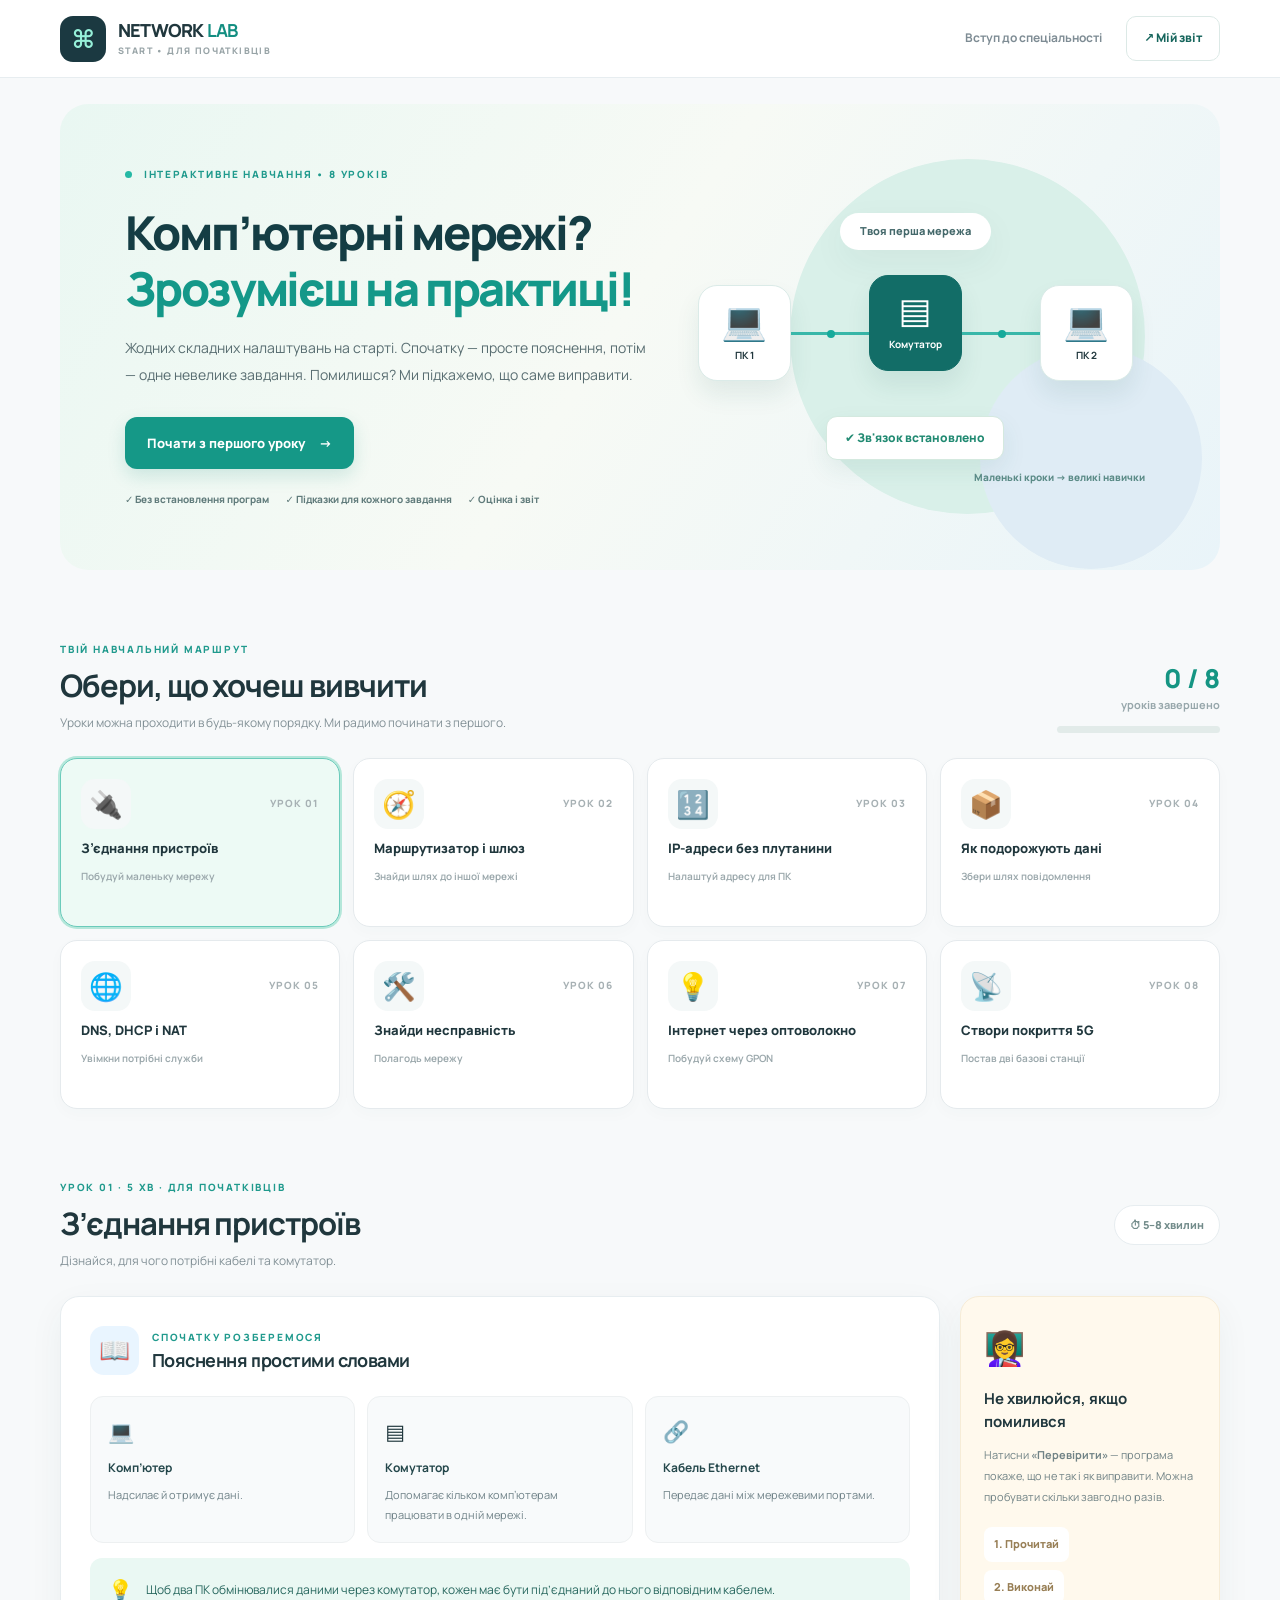
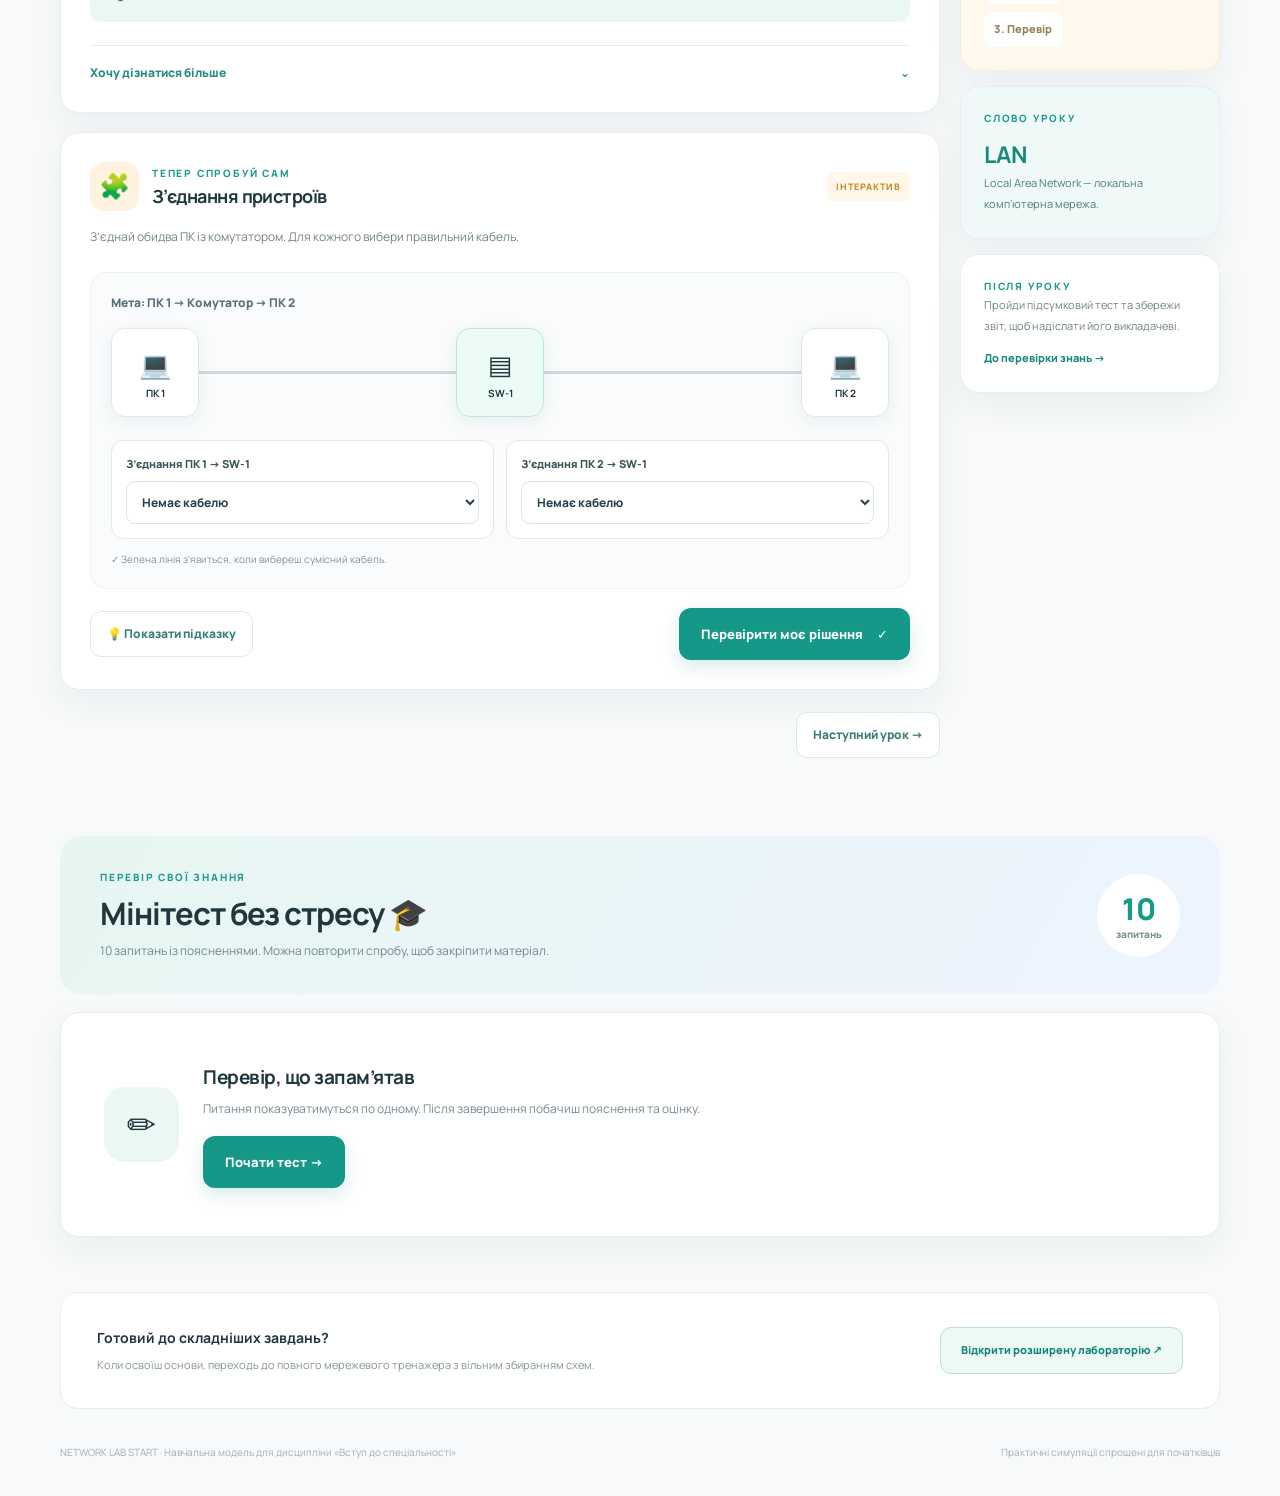
<file: network-lab/index.html>
<!doctype html>
<html lang="uk">
<head>
  <meta charset="UTF-8">
  <meta name="viewport" content="width=device-width, initial-scale=1">
  <meta name="theme-color" content="#f6f8fb">
  <meta name="description" content="NETWORK LAB START — проста інтерактивна лабораторія з комп'ютерних мереж для студентів-початківців. Теорія, 8 практичних занять, підказки та звіт.">
  <title>NETWORK LAB START · Мережі простими словами</title>
  <link rel="preconnect" href="https://fonts.googleapis.com">
  <link rel="preconnect" href="https://fonts.gstatic.com" crossorigin>
  <link href="https://fonts.googleapis.com/css2?family=Manrope:wght@400;500;600;700;800&display=swap" rel="stylesheet">
  <link rel="stylesheet" href="styles.css">
  <script src="app.js" defer></script>
</head>
<body>
  <header class="topbar">
    <a href="#home" class="brand" aria-label="NETWORK LAB START — на початок"><span class="brand-icon" aria-hidden="true">⌘</span><span>NETWORK <b>LAB</b><small>START • для початківців</small></span></a>
    <div class="topbar-right"><span class="subject-name">Вступ до спеціальності</span><button class="report-btn" id="reportButton">↗ Мій звіт</button></div>
  </header>
  <main id="mainContent">
    <section class="hero wrap" id="home">
      <div class="hero-copy">
        <div class="eyebrow"><span class="eyebrow-dot"></span> ІНТЕРАКТИВНЕ НАВЧАННЯ • 8 УРОКІВ</div>
        <h1>Комп’ютерні мережі?<br><em>Зрозумієш на практиці!</em></h1>
        <p>Жодних складних налаштувань на старті. Спочатку — просте пояснення, потім — одне невелике завдання. Помилишся? Ми підкажемо, що саме виправити.</p>
        <button id="heroStart" class="primary-btn">Почати з першого уроку <span aria-hidden="true">→</span></button>
        <div class="hero-trust"><span>✓ Без встановлення програм</span><span>✓ Підказки для кожного завдання</span><span>✓ Оцінка і звіт</span></div>
      </div>
      <div class="hero-illustration" aria-label="Комп'ютери з'єднані через комутатор">
        <div class="blob blob-one"></div><div class="blob blob-two"></div>
        <div class="illustration-title">Твоя перша мережа</div>
        <div class="hero-net"><div class="hero-device"><span>💻</span><b>ПК 1</b></div><span class="hero-wire"><i></i></span><div class="hero-device hero-switch"><span>▤</span><b>Комутатор</b></div><span class="hero-wire"><i></i></span><div class="hero-device"><span>💻</span><b>ПК 2</b></div></div>
        <div class="hero-success">✔ Зв'язок встановлено</div>
        <div class="hero-chip">Маленькі кроки → великі навички</div>
      </div>
    </section>

    <section class="dashboard wrap" id="lessons">
      <div class="section-heading"><div><span class="section-eyebrow">ТВІЙ НАВЧАЛЬНИЙ МАРШРУТ</span><h2>Обери, що хочеш вивчити</h2><p>Уроки можна проходити в будь-якому порядку. Ми радимо починати з першого.</p></div><div class="progress-summary"><span id="progressCount">0 / 8</span><small>уроків завершено</small><div class="progress-rail"><span id="progressBar"></span></div></div></div>
      <nav id="lessonGrid" class="lesson-grid" aria-label="Обрати навчальний урок"></nav>
    </section>

    <section class="lesson-section wrap" id="study" aria-label="Поточний урок">
      <div class="lesson-header"><div><span class="section-eyebrow" id="lessonKicker">УРОК 01 · ЛЕГКИЙ СТАРТ</span><h2 id="lessonTitle">З'єднай два комп'ютери</h2><p id="lessonSubtitle">Дізнайся, як пристрої утворюють локальну мережу.</p></div><span class="lesson-estimate">⏱ 5–8 хвилин</span></div>
      <div class="learning-layout">
        <div class="main-column">
          <article class="learn-card">
            <div class="card-heading"><span class="circle-emoji">📖</span><div><span class="micro-label">СПОЧАТКУ РОЗБЕРЕМОСЯ</span><h3>Пояснення простими словами</h3></div></div>
            <div id="learnFacts" class="facts-grid"></div>
            <div class="remember"><span>💡</span><p id="rememberText"></p></div>
            <details class="more-details"><summary>Хочу дізнатися більше <span aria-hidden="true">⌄</span></summary><div id="extraTheory"></div></details>
          </article>
          <article class="practice-card">
            <div class="card-heading"><span class="circle-emoji warm">🧩</span><div><span class="micro-label">ТЕПЕР СПРОБУЙ САМ</span><h3 id="practiceTitle">Твоє практичне завдання</h3></div><span class="practice-chip">ІНТЕРАКТИВ</span></div>
            <p class="practice-intro" id="practiceIntro"></p>
            <div id="practiceRoot" class="practice-root"></div>
            <div id="feedback" class="feedback is-hidden" role="status" aria-live="polite"></div>
            <div class="practice-actions"><button id="hintButton" class="subtle-btn">💡 Показати підказку</button><button id="checkButton" class="primary-btn">Перевірити моє рішення <span>✓</span></button></div>
          </article>
          <div class="lesson-footer"><button id="prevLesson" class="subtle-btn">← Попередній урок</button><button id="nextLesson" class="next-btn">Наступний урок →</button></div>
        </div>
        <aside class="side-column">
          <div class="side-card helper-card"><div class="helper-icon">👩‍🏫</div><h3>Не хвилюйся, якщо помилився</h3><p>Натисни <b>«Перевірити»</b> — програма покаже, що не так і як виправити. Можна пробувати скільки завгодно разів.</p><div class="helper-flow"><span>1. Прочитай</span><span>2. Виконай</span><span>3. Перевір</span></div></div>
          <div class="side-card word-card"><span class="micro-label">СЛОВО УРОКУ</span><h3 id="wordTitle">LAN</h3><p id="wordBody">Локальна мережа</p></div>
          <div class="side-card mini-card"><span class="micro-label">ПІСЛЯ УРОКУ</span><p>Пройди підсумковий тест та збережи звіт, щоб надіслати його викладачеві.</p><button id="jumpQuiz" class="text-link">До перевірки знань →</button></div>
        </aside>
      </div>
    </section>

    <section class="quiz-section wrap" id="quizSection">
      <div class="quiz-banner"><div><span class="section-eyebrow">ПЕРЕВІР СВОЇ ЗНАННЯ</span><h2>Мінітест без стресу 🎓</h2><p>10 запитань із поясненнями. Можна повторити спробу, щоб закріпити матеріал.</p></div><div class="quiz-badge">10 <small>запитань</small></div></div>
      <div id="quizRoot" class="quiz-panel"></div>
    </section>
    <section class="end-section wrap"><div><b>Готовий до складніших завдань?</b><p>Коли освоїш основи, переходь до повного мережевого тренажера з вільним збиранням схем.</p></div><a class="advanced-link" href="advanced/">Відкрити розширену лабораторію ↗</a></section>
    <footer class="footer wrap"><span>NETWORK LAB START · Навчальна модель для дисципліни «Вступ до спеціальності»</span><span>Практичні симуляції спрощені для початківців</span></footer>
  </main>
  <dialog id="reportDialog" class="report-dialog"><form method="dialog"><button class="dialog-close" aria-label="Закрити">×</button></form><span class="section-eyebrow">ПІДСУМКИ НАВЧАННЯ</span><h2>Твій навчальний звіт</h2><p>Впиши ім'я та групу. Натисни «Зберегти PDF» й у вікні друку вибери «Зберегти як PDF».</p><label>Прізвище та ім'я<input id="studentName" autocomplete="name" placeholder="Наприклад: Іваненко Олександр" maxlength="100"></label><label>Група<input id="studentGroup" placeholder="Наприклад: 25-172" maxlength="30"></label><div id="reportPreview" class="report-preview"></div><div class="dialog-actions"><button type="button" id="printReport" class="primary-btn">🖨 Зберегти PDF</button></div></dialog>
  <div id="printSheet" class="print-sheet" aria-hidden="true"></div>
</body>
</html>
</file>
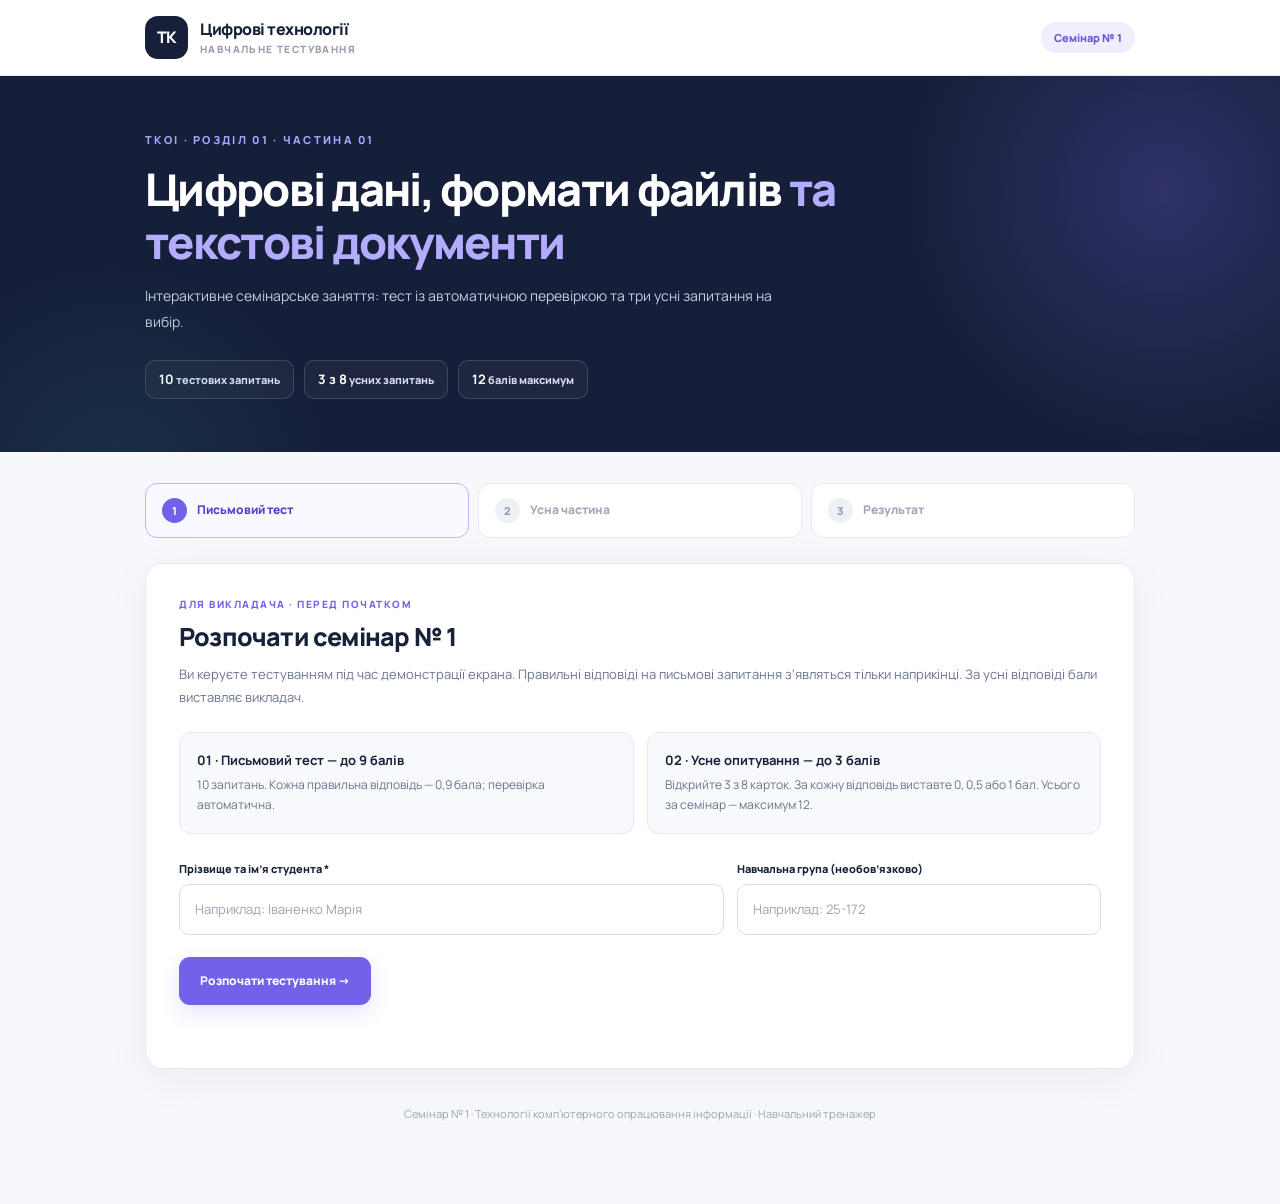
<file: seminar-1/index.html>
<!DOCTYPE html>
<html lang="uk">
<head>
<meta charset="UTF-8">
<meta name="viewport" content="width=device-width, initial-scale=1">
<meta name="theme-color" content="#151d35">
<meta name="description" content="Семінар №1 ТКОІ: тестування з цифрових даних, форматів файлів і текстових документів та усне опитування.">
<title>Семінар №1 · ТКОІ — тестування</title>
<style>
@import url('https://fonts.googleapis.com/css2?family=Manrope:wght@400;500;600;700;800&display=swap');
:root{--ink:#17213a;--muted:#69758b;--brand:#7162e9;--brand-deep:#5b4bd4;--brand-pale:#f0edff;--line:#e7e9f1;--bg:#f7f8fc;--white:#fff;--green:#178567;--green-pale:#e9f8f2;--red:#c64d58;--red-pale:#fff0f1;--shadow:0 10px 45px rgba(25,35,71,.055)}
*{box-sizing:border-box}html{scroll-behavior:smooth}body{margin:0;background:var(--bg);font-family:Manrope,system-ui,-apple-system,BlinkMacSystemFont,'Segoe UI',sans-serif;color:var(--ink);line-height:1.58;-webkit-font-smoothing:antialiased}button,input{font:inherit}button{cursor:pointer}button:focus-visible,input:focus-visible{outline:3px solid #ab9dff;outline-offset:3px}button:disabled{cursor:not-allowed;opacity:.52}.container{width:min(990px,calc(100% - 40px));margin:auto}.header{height:76px;background:#fff;border-bottom:1px solid var(--line);display:flex;align-items:center}.header-inner{display:flex;justify-content:space-between;align-items:center;gap:20px}.brand{display:flex;align-items:center;gap:12px;font-weight:800;letter-spacing:-.5px;font-size:16px}.logo{display:grid;place-items:center;background:#181f39;width:43px;height:43px;border-radius:13px;color:#fff;font-weight:800;font-size:16px}.brand small{display:block;font-size:10px;font-weight:800;color:#969cac;letter-spacing:1.4px;text-transform:uppercase}.header-tag{font-size:11px;font-weight:800;color:#6557d6;background:var(--brand-pale);border-radius:99px;padding:7px 13px;white-space:nowrap}.hero{background:#161f39;color:white;position:relative;overflow:hidden}.hero:before{content:"";position:absolute;right:-170px;top:-170px;width:570px;height:570px;background:radial-gradient(circle,rgba(122,103,244,.25),transparent 65%);pointer-events:none}.hero:after{content:"";position:absolute;left:-120px;bottom:-260px;width:470px;height:470px;background:radial-gradient(circle,rgba(43,172,155,.12),transparent 65%);pointer-events:none}.hero-inner{padding:55px 0 53px;position:relative}.eyebrow{color:#aca4ff;font-size:11px;font-weight:800;text-transform:uppercase;letter-spacing:2.3px}.hero h1{font-size:clamp(29px,4.4vw,45px);letter-spacing:-1.7px;line-height:1.17;margin:15px 0 14px;max-width:750px;font-weight:800}.hero h1 span{color:#b4acff}.lead{max-width:660px;font-size:14px;line-height:1.85;color:#c5cde0;margin:0}.stats{display:flex;gap:10px;flex-wrap:wrap;margin-top:26px}.stat{border:1px solid rgba(255,255,255,.14);border-radius:10px;padding:8px 13px;color:#d7dbeb;font-size:11px;font-weight:800;background:rgba(255,255,255,.04)}.stat b{color:white;font-size:13px}.main{padding:31px 0 70px}.steps{display:grid;grid-template-columns:repeat(3,1fr);gap:9px;margin-bottom:25px}.step{display:flex;align-items:center;gap:10px;color:#a1a8b8;font-size:12px;font-weight:800;padding:14px 16px;background:white;border:1px solid var(--line);border-radius:12px}.step span{display:grid;place-items:center;width:25px;height:25px;flex:none;border-radius:50%;background:#edf0f5;color:#929dad;font-size:11px}.step.active{border-color:#bdb5ff;color:#4f41ce;background:#faf9ff}.step.active span{background:var(--brand);color:white}.step.done{color:var(--green)}.step.done span{background:var(--green-pale);color:var(--green)}.panel{background:#fff;border:1px solid var(--line);border-radius:18px;box-shadow:var(--shadow);padding:33px}.panel+.panel{margin-top:18px}.kicker{font-weight:800;text-transform:uppercase;letter-spacing:1.5px;color:var(--brand);font-size:10px;margin:0 0 8px}.section-title{font-size:25px;line-height:1.27;letter-spacing:-.8px;margin:0 0 10px;font-weight:800}.description{font-size:13px;color:var(--muted);margin:0 0 22px;line-height:1.8}.intro-list{display:grid;grid-template-columns:repeat(2,1fr);gap:13px;margin:23px 0 26px}.info{background:#f8f9fd;border:1px solid var(--line);border-radius:12px;padding:17px}.info strong{display:block;font-size:13px;margin-bottom:4px}.info p{margin:0;color:var(--muted);font-size:12px;line-height:1.7}.fields{display:grid;grid-template-columns:1.5fr 1fr;gap:13px;margin:0 0 22px}.field label{display:block;font-size:11px;font-weight:800;margin-bottom:7px}.field input{border:1px solid #d9deea;background:#fff;padding:14px 15px;border-radius:10px;width:100%;outline:0;color:var(--ink);font-size:13px}.field input:focus{border-color:var(--brand);box-shadow:0 0 0 3px #efedff}.field input::placeholder{color:#9ca4b1}.actions{display:flex;align-items:center;gap:12px;flex-wrap:wrap}.btn{border:1px solid transparent;border-radius:11px;font-weight:800;font-size:12px;padding:14px 20px;display:inline-flex;align-items:center;justify-content:center;gap:10px;min-height:47px;transition:background .2s,transform .2s}.btn:hover:not(:disabled){transform:translateY(-1px)}.btn.primary{background:var(--brand);color:white;box-shadow:0 8px 19px rgba(113,98,233,.17)}.btn.primary:hover{background:var(--brand-deep)}.btn.outline{border-color:#d9deea;background:white;color:#39445b}.btn.muted{background:#f0f2f9;color:#424e66}.error-message{color:var(--red);font-size:12px;font-weight:800;margin:12px 0 0;min-height:18px}.flow-head{display:flex;align-items:flex-end;justify-content:space-between;gap:20px;margin-bottom:20px}.count-chip{font-size:12px;font-weight:800;color:var(--brand-deep);white-space:nowrap;background:var(--brand-pale);padding:8px 12px;border-radius:9px}.progress{height:7px;background:#e9e9f3;border-radius:100px;overflow:hidden;margin:0 0 23px}.progress>span{display:block;height:100%;width:0;background:linear-gradient(90deg,#7465ec,#a597ff);border-radius:100px;transition:width .25s}.question{background:white;border:1px solid var(--line);border-radius:15px;padding:25px;margin-bottom:14px;scroll-margin-top:20px}.question-top{display:flex;gap:14px;align-items:flex-start;margin-bottom:19px}.question-number{background:var(--brand-pale);color:var(--brand);border-radius:9px;padding:8px 10px;font-size:11px;font-weight:800;white-space:nowrap}.question h3{font-size:14px;line-height:1.65;margin:3px 0 0;font-weight:800}.options{display:grid;grid-template-columns:repeat(2,1fr);gap:9px}.option{display:flex;align-items:center;gap:12px;padding:14px;border:1px solid #e3e7ee;border-radius:10px;cursor:pointer;transition:background .16s,border-color .16s;font-size:12px;line-height:1.6;min-height:55px}.option:hover{background:#faf9ff;border-color:#c5bfff}.option:has(input:checked){border-color:#877bf1;background:#f5f2ff}.option input{accent-color:var(--brand);margin:0;width:16px;height:16px;flex:none}.option .letter{font-weight:800;color:#818a9e}.quiz-footer{background:white;border:1px solid var(--line);border-radius:15px;padding:22px;display:flex;justify-content:space-between;align-items:center;gap:15px;margin-top:20px}.footer-note{color:var(--muted);font-size:12px;line-height:1.65}.oral-grid{display:grid;grid-template-columns:repeat(4,1fr);gap:12px;margin:18px 0 27px}.oral-tile{height:125px;border-radius:15px;background:#fff;color:var(--ink);border:1px solid #dde2ed;display:flex;align-items:center;justify-content:center;flex-direction:column;gap:7px;transition:transform .2s,border-color .2s,background .2s}.oral-tile:hover:not(:disabled){transform:translateY(-3px);border-color:#8d80f3;background:#fcfbff}.oral-tile strong{font-size:30px;line-height:1.15;letter-spacing:-.6px}.oral-tile small{font-size:10px;color:#81899c;font-weight:800}.oral-tile.selected{background:#f2efff;border-color:#998df5;color:#5343c9}.oral-tile.selected small{color:#6555d9}.oral-tile:disabled:not(.selected){opacity:.52;background:#f5f6f9}.oral-review-list{display:grid;gap:13px;margin:15px 0 25px}.oral-card{border:1px solid #e0e4ed;background:#fff;border-radius:15px;padding:22px}.oral-card-header{display:flex;align-items:center;justify-content:space-between;gap:12px;margin-bottom:10px}.oral-card-tag{color:#6556d5;font-weight:800;font-size:10px;letter-spacing:.8px;text-transform:uppercase}.tiny-state{color:#8590a0;background:#f2f4f8;border-radius:99px;padding:6px 9px;font-size:10px;font-weight:800}.tiny-state.ready{color:var(--green);background:var(--green-pale)}.oral-card h3{font-size:15px;line-height:1.65;margin:0 0 14px}.oral-tip{font-size:12px;color:var(--muted);margin:0 0 13px}.oral-answer{background:var(--green-pale);border-left:3px solid #39a78b;border-radius:8px;padding:13px 16px;font-size:12px;line-height:1.75;color:#205c50}.oral-answer strong{display:block;font-size:11px;margin-bottom:5px}.summary-hero{display:flex;align-items:center;gap:24px;justify-content:space-between;background:linear-gradient(115deg,#171f3a,#302b67);border-radius:18px;color:#fff;padding:29px;margin-bottom:20px;overflow:hidden}.summary-hero h2{font-size:26px;line-height:1.3;letter-spacing:-.7px;margin:0 0 9px}.summary-hero p{color:#cdd1e4;font-size:12px;margin:0;line-height:1.8}.score-pill{text-align:center;padding:18px 22px;min-width:164px;background:rgba(255,255,255,.1);border:1px solid rgba(255,255,255,.15);border-radius:16px}.score-pill strong{display:block;font-size:46px;line-height:1.05;letter-spacing:-2px}.score-pill span{font-size:11px;font-weight:800;color:#d3d4e8}.score-parts{display:grid;grid-template-columns:repeat(3,1fr);gap:12px;margin:17px 0 26px}.score-box{border:1px solid var(--line);border-radius:13px;background:white;padding:16px;text-align:center}.score-box b{font-size:25px;display:block;letter-spacing:-.7px}.score-box small{color:var(--muted);font-size:11px;font-weight:800}.score-box.ok b{color:var(--green)}.score-box.no b{color:var(--red)}.review-item{border:1px solid #e1e5ed;border-radius:13px;padding:19px 20px;background:#fff;margin-bottom:11px}.review-item.correct{border-left:4px solid #32a98a}.review-item.wrong{border-left:4px solid #df7880}.review-head{display:flex;justify-content:space-between;gap:15px;align-items:flex-start}.review-head h4{font-size:13px;line-height:1.6;margin:0 0 10px}.status{font-size:11px;font-weight:800;white-space:nowrap}.status.correct{color:var(--green)}.status.wrong{color:var(--red)}.answer-row{font-size:12px;line-height:1.8;margin-top:2px;color:#4d5c75}.answer-row strong{color:var(--ink)}.answer-row.mine-wrong{color:var(--red)}.answer-row.correct-answer{color:var(--green)}.subheading{font-size:20px;letter-spacing:-.6px;margin:30px 0 16px}.foot{font-size:11px;text-align:center;color:#9ba3b1;margin-top:36px}.alert{background:#fff8e9;color:#896423;border:1px solid #f7e5c2;padding:11px 14px;border-radius:10px;font-size:12px;margin:0 0 16px}.muted-note{font-size:12px;color:var(--muted)}.hidden{display:none!important}
@media(max-width:760px){.hero-inner{padding:40px 0}.panel{padding:22px}.intro-list,.fields,.options{grid-template-columns:1fr}.oral-grid{grid-template-columns:repeat(2,1fr)}.steps{gap:5px}.step{padding:10px 8px;gap:6px;font-size:10px}.step span{width:23px;height:23px;font-size:10px}.flow-head{align-items:start}.score-parts{gap:7px}.summary-hero{padding:21px;align-items:stretch}.score-pill{min-width:110px;padding:16px 12px}.score-pill strong{font-size:36px}.summary-hero h2{font-size:22px}}@media(max-width:480px){.container{width:min(100% - 24px,990px)}.header{height:68px}.header-tag{font-size:10px}.hero h1{font-size:29px}.lead{font-size:13px}.steps .step{font-size:9px}.steps .step span{display:none}.panel{padding:18px}.section-title{font-size:22px}.question{padding:18px}.quiz-footer{display:block}.quiz-footer .btn{width:100%;margin-top:14px}.oral-tile{height:110px}.summary-hero{flex-direction:column}.summary-hero .score-pill{align-self:flex-start}.review-head{display:block}.review-head .status{display:inline-block;margin-bottom:9px}.actions .btn{flex:1}}
@media print{body{background:#fff;font-family:Arial,sans-serif}.header,.hero,.steps,.actions,.foot,.btn,.no-print{display:none!important}.main{padding:0}.container{width:100%}.panel{padding:0;border:none;box-shadow:none}.summary-hero{color:#000!important;background:#fff!important;border:2px solid #ddd;page-break-inside:avoid}.summary-hero p{color:#333}.score-pill{border:1px solid #aaa}.score-pill span{color:#333}.review-item,.oral-card{page-break-inside:avoid}.score-box{page-break-inside:avoid}*{box-shadow:none!important}}

/* Оцінювання викладачем під час демонстрації екрана */
.grade-head{display:flex;align-items:center;justify-content:space-between;flex-wrap:wrap;gap:12px;padding:12px 0 8px}
.grade-label{font-size:12px;font-weight:800;color:#34405b}
.grade-controls{display:flex;gap:8px;flex-wrap:wrap}
.grade-btn{min-width:82px;min-height:43px;padding:9px 13px;background:#f7f8fc;border:1px solid #dfe2ec;border-radius:11px;font-size:12px;font-weight:800;color:#59637b;transition:background .16s,border-color .16s}
.grade-btn:hover{border-color:#8e81ef;background:#f5f2ff}
.grade-btn.active{background:#e7e3ff;color:#4d3bc3;border:2px solid #7565df}
.grade-btn.active[data-value="0"]{background:#fff0f1;color:#ae3546;border-color:#e69ca5}
.grade-btn.active[data-value="1"]{background:#e5f7ee;color:#14795c;border-color:#58b69c}
.grade-note{font-size:11px;color:#768195;margin:4px 0 0}
.grade-preview{padding:17px 18px;border-radius:12px;background:#f3f1ff;color:#4537b0;font-size:13px;font-weight:800;margin:17px 0 3px}
.grade-preview strong{font-size:19px}
.oral-score{display:inline-flex;background:#f4f2ff;color:#5945c6;padding:7px 11px;border-radius:9px;font-size:12px;font-weight:800;margin-bottom:12px}
.score-breakdown{display:grid;grid-template-columns:repeat(3,1fr);gap:12px;margin-bottom:26px}
.score-breakdown .score-box{background:#f8f9fd}
@media(max-width:580px){.grade-head{display:block}.grade-controls{margin-top:10px}.grade-btn{flex:1}.score-breakdown{grid-template-columns:1fr}}
</style>
</head>
<body>
<header class="header"><div class="container header-inner"><div class="brand"><div class="logo">ТК</div><div>Цифрові технології<small>Навчальне тестування</small></div></div><span class="header-tag">Семінар № 1</span></div></header>
<section class="hero"><div class="container hero-inner"><div class="eyebrow">ТКОІ · Розділ 01 · Частина 01</div><h1>Цифрові дані, формати файлів <span>та текстові документи</span></h1><p class="lead">Інтерактивне семінарське заняття: тест із автоматичною перевіркою та три усні запитання на вибір.</p><div class="stats"><div class="stat"><b>10</b> тестових запитань</div><div class="stat"><b>3 з 8</b> усних запитань</div><div class="stat"><b>12</b> балів максимум</div></div></div></section>
<main class="main"><div class="container"><nav class="steps" id="steps" aria-label="Етапи семінару"></nav><div id="app"></div><p class="foot">Семінар № 1 · Технології комп’ютерного опрацювання інформації · Навчальний тренажер</p></div></main>
<noscript><div class="container"><p>Для проходження тестування необхідно увімкнути JavaScript у браузері.</p></div></noscript>
<script>
(function(){
'use strict';
const quiz = [
 {q:'Який формат зазвичай використовують для редагованих документів Microsoft Word?',a:['JPG','DOCX','MP3','PNG'],right:1},
 {q:'Який формат призначений переважно для збереження документа у фіксованому вигляді?',a:['PDF','XLSX','MP4','GIF'],right:0},
 {q:'Який формат належить до растрових графічних?',a:['JPG','MP3','DOCX','TXT'],right:0},
 {q:'Який формат використовується для аудіоданих?',a:['PNG','MP3','PDF','DOCX'],right:1},
 {q:'Що визначає розширення файлу?',a:['Розмір монітора','Формат і тип даних','Швидкість Інтернету','Обсяг оперативної пам’яті'],right:1},
 {q:'Що є основним призначенням стилів у текстовому редакторі?',a:['Видалення файлів','Швидке та однакове форматування','Стиснення зображень','Запис аудіо'],right:1},
 {q:'Який елемент допомагає структурувати великий документ?',a:['Заголовок','Курсор','Буфер обміну','Калькулятор'],right:0},
 {q:'Який формат найчастіше використовують для фотографій?',a:['JPG','DOCX','MP3','TXT'],right:0},
 {q:'Який формат є текстовим без складного форматування?',a:['TXT','MP4','PNG','WAV'],right:0},
 {q:'Що потрібно враховувати під час вибору формату файлу?',a:['Лише колір значка файлу та роздільність монітора','Призначення файлу, тип даних, можливість редагування, якість, сумісність та обсяг файлу','Тільки дату створення та ім’я автора','Виключно швидкість роботи клавіатури'],right:1}
];
const oral = [
 {q:'Що таке цифрові дані?',a:'Це інформація, подана у формі, придатній для зберігання та опрацювання цифровими пристроями.'},
 {q:'Що називають форматом файлу?',a:'Правила організації та кодування даних у файлі, які визначають спосіб їх зберігання та опрацювання.'},
 {q:'Чим відрізняються текстові та графічні файли?',a:'Текстові файли містять символьні дані, а графічні — інформацію про зображення.'},
 {q:'Що таке розширення файлу?',a:'Символьна частина імені файлу, яка зазвичай указує на його формат.'},
 {q:'Для чого використовують PDF?',a:'Для збереження документа у фіксованому вигляді, зручному для перегляду та поширення.'},
 {q:'Що таке текстовий документ?',a:'Електронний документ, основним вмістом якого є текст, доповнений таблицями, списками, зображеннями та іншими елементами.'},
 {q:'Що таке стиль у текстовому редакторі?',a:'Набір параметрів форматування, який можна застосувати до текстового елемента.'},
 {q:'Навіщо використовують заголовки?',a:'Для структурування документа, виділення його розділів і полегшення навігації.'}
];
const letters=['а','б','в','г'];
let phase='start';
let name='';
let group='';
let answers=new Array(quiz.length).fill(null);
let selected=[];
let revealed=new Set();
let oralScores={};
const app=document.getElementById('app');
const steps=document.getElementById('steps');
const esc=v=>String(v).replace(/[&<>"']/g,c=>({'&':'&amp;','<':'&lt;','>':'&gt;','"':'&quot;',"'":'&#39;'}[c]));
const rightCount=()=>quiz.reduce((n,q,i)=>n+(answers[i]===q.right?1:0),0);
const completed=()=>answers.filter(v=>v!==null).length;
const writtenScore=()=>Math.round(rightCount()*9)/10; // 0,9 бала за правильну відповідь (макс. 9)
const oralTotal=()=>selected.reduce((sum,i)=>sum+(oralScores[i]??0),0); // макс. 3
const totalScore=()=>Math.round((writtenScore()+oralTotal())*10)/10;
const finalGrade=()=>Math.min(12,Math.round(totalScore()));
const fmt=v=>Number.isInteger(v)?String(v):v.toFixed(1).replace('.',',');
const oralGraded=()=>selected.filter(i=>oralScores[i]!==undefined).length;
function updateSteps(){const index=phase==='start'?0:phase==='quiz'?0:phase==='oral'?1:2;steps.innerHTML=['Письмовий тест','Усна частина','Результат'].map((label,i)=>'<div class="step '+(i===index?'active':i<index?'done':'')+'"><span>'+(i<index?'✓':i+1)+'</span>'+label+'</div>').join('');}
function render(){updateSteps();if(phase==='start')startScreen();if(phase==='quiz')quizScreen();if(phase==='oral')oralScreen();if(phase==='result')resultScreen();}
function topScroll(){window.scrollTo({top:0,behavior:'smooth'});}
function startScreen(){
 app.innerHTML=`<section class="panel"><p class="kicker">Для викладача · Перед початком</p>
 <h2 class="section-title">Розпочати семінар № 1</h2>
 <p class="description">Ви керуєте тестуванням під час демонстрації екрана. Правильні відповіді на письмові запитання з’являться тільки наприкінці. За усні відповіді бали виставляє викладач.</p>
 <div class="intro-list">
 <div class="info"><strong>01 · Письмовий тест — до 9 балів</strong><p>10 запитань. Кожна правильна відповідь — 0,9 бала; перевірка автоматична.</p></div>
 <div class="info"><strong>02 · Усне опитування — до 3 балів</strong><p>Відкрийте 3 з 8 карток. За кожну відповідь виставте 0, 0,5 або 1 бал. Усього за семінар — максимум 12.</p></div>
 </div><div class="fields"><div class="field"><label for="studentName">Прізвище та ім’я студента *</label><input id="studentName" maxlength="100" autocomplete="name" placeholder="Наприклад: Іваненко Марія" value="${esc(name)}"></div><div class="field"><label for="studentGroup">Навчальна група (необов’язково)</label><input id="studentGroup" maxlength="50" placeholder="Наприклад: 25-172" value="${esc(group)}"></div></div>
 <div class="actions"><button class="btn primary" data-action="start">Розпочати тестування →</button></div><p id="startError" class="error-message" role="alert"></p></section>`;
}
function quizScreen(){const list=quiz.map((q,i)=>'<article class="question" id="question-'+i+'"><div class="question-top"><span class="question-number">№ '+String(i+1).padStart(2,'0')+'</span><h3>'+esc(q.q)+'</h3></div><div class="options">'+q.a.map((choice,j)=>'<label class="option"><input type="radio" name="q'+i+'" value="'+j+'" data-question="'+i+'" '+(answers[i]===j?'checked':'')+'><span class="letter">'+letters[j]+')</span><span>'+esc(choice)+'</span></label>').join('')+'</div></article>').join('');app.innerHTML='<div class="flow-head"><div><p class="kicker">Частина 1 · Програмований контроль</p><h2 class="section-title">Тестові запитання</h2><p class="description" style="margin:0">Оберіть по одному варіанту відповіді. Письмова частина — до 9 балів.</p></div><div class="count-chip" id="answeredCount">'+completed()+' / '+quiz.length+'</div></div><div class="progress" aria-label="Прогрес тестування"><span id="quizProgress" style="width:'+(completed()/quiz.length*100)+'%"></span></div>'+list+'<div class="quiz-footer"><div class="footer-note"><strong>Завершено <span id="answeredFooter">'+completed()+'</span> із 10 запитань</strong><div>Правильні відповіді буде показано наприкінці семінару.</div></div><button class="btn primary" data-action="to-oral">До усної частини →</button></div><p id="quizError" class="error-message" role="alert"></p>';}
function updateQuizCounter(){let count=completed();document.getElementById('answeredCount').textContent=count+' / 10';document.getElementById('answeredFooter').textContent=count;document.getElementById('quizProgress').style.width=(count/10*100)+'%';document.getElementById('quizError').textContent='';}
function oralScreen(){
 const count=selected.length;
 const tiles=oral.map((q,i)=>{
  const picked=selected.includes(i),locked=count>=3&&!picked;
  return `<button class="oral-tile ${picked?'selected':''}" data-action="pick" data-id="${i}" ${picked||locked?'disabled':''} aria-label="${picked?'Обрано запитання':'Відкрити запитання'} ${i+1}"><strong>${picked?'✓':'?'}</strong><small>${picked?'Запитання '+(i+1)+' обрано':'Картка '+String(i+1).padStart(2,'0')}</small></button>`;
 }).join('');
 const cards=selected.map((i,n)=>{
  const rated=oralScores[i]!==undefined;
  const grades=[0,0.5,1].map(v=>`<button type="button" class="grade-btn ${oralScores[i]===v?'active':''}" data-action="score" data-id="${i}" data-value="${v}" aria-pressed="${oralScores[i]===v}">${fmt(v)} ${v===0?'— неправильно':v===0.5?'— частково':'— правильно'}</button>`).join('');
  return `<article class="oral-card" id="oral-${i}"><div class="oral-card-header"><span class="oral-card-tag">Усне запитання ${n+1} · картка ${i+1}</span><span class="tiny-state ${rated?'ready':''}">${rated?'Оцінено: '+fmt(oralScores[i])+' / 1':'Очікує оцінювання'}</span></div>
  <h3>${esc(oral[i].q)}</h3>
  <div class="grade-head"><span class="grade-label">Оцінка викладача за усну відповідь:</span><div class="grade-controls" role="group" aria-label="Бали за запитання ${i+1}">${grades}</div></div>
  <p class="grade-note">0 — неправильна · 0,5 — часткова · 1 — правильна відповідь. Оцінку можна змінити до завершення.</p>
  ${revealed.has(i)?`<div class="oral-answer"><strong>Орієнтовна правильна відповідь</strong>${esc(oral[i].a)}</div>`:`<p class="oral-tip">Після усної відповіді студента викладач може показати зразок відповіді.</p><button class="btn outline" data-action="reveal" data-id="${i}">Показати правильну відповідь</button>`}
  </article>`;
 }).join('');
 app.innerHTML=`<section class="panel"><div class="flow-head"><div><p class="kicker">Частина 2 · Усне опитування</p><h2 class="section-title">Три усні запитання</h2><p class="description" style="margin:0">Викладач відкриває 3 картки, вислуховує відповіді й оцінює кожну від 0 до 1 бала.</p></div><span class="count-chip">${count} / 3 відкрито</span></div>
 <div class="oral-grid">${tiles}</div>${count?`<h3 class="subheading" style="margin-top:0">Відкриті запитання та оцінювання</h3><div class="oral-review-list">${cards}</div>`:'<p class="muted-note">Оберіть першу картку.</p>'}
 <div class="grade-preview" aria-live="polite">Усна частина: <strong>${fmt(oralTotal())} / 3 бали</strong> · оцінено ${oralGraded()} з 3 запитань</div>
 <div class="quiz-footer"><div class="footer-note"><strong>Підсумковий результат — максимум 12 балів</strong><div>10 тестів = до 9 балів, 3 усні відповіді = до 3 балів. Правильні варіанти тесту покажемо після завершення.</div></div><button class="btn primary" data-action="finish" ${count!==3||oralGraded()!==3?'disabled':''}>Завершити тестування →</button></div>
 <p class="muted-note" role="status">${count===3&&oralGraded()!==3?'Оцініть усі три усні відповіді, щоб завершити семінар.':''}</p></section>`;
}
function resultScreen(){
 const n=rightCount(),percentage=n*10,wrong=quiz.length-n;
 const marks=quiz.map((q,i)=>{
  const good=answers[i]===q.right;
  const mine=letters[answers[i]]+') '+q.a[answers[i]],correct=letters[q.right]+') '+q.a[q.right];
  return `<article class="review-item ${good?'correct':'wrong'}"><div class="review-head"><h4>${i+1}. ${esc(q.q)}</h4><span class="status ${good?'correct':'wrong'}">${good?'✓ Правильно · +0,9 бала':'✕ Неправильно · 0 балів'}</span></div><div class="answer-row ${good?'correct-answer':'mine-wrong'}"><strong>Обрана відповідь:</strong> ${esc(mine)}</div>${good?'':`<div class="answer-row correct-answer"><strong>Правильна відповідь:</strong> ${esc(correct)}</div>`}</article>`;
 }).join('');
 const oralSummary=selected.map((i,n)=>`<article class="oral-card"><div class="oral-card-tag">Усне запитання ${n+1}</div><h3 style="margin-top:9px">${esc(oral[i].q)}</h3><span class="oral-score">Оцінка викладача: ${fmt(oralScores[i])} / 1 бал</span><div class="oral-answer"><strong>Орієнтовна правильна відповідь</strong>${esc(oral[i].a)}</div></article>`).join('');
 app.innerHTML=`<section class="panel"><p class="kicker">Семінар № 1 · Підсумок</p>
 <div class="summary-hero"><div><h2>Тестування завершено</h2><p><strong>${esc(name)}</strong>${group?' · Група '+esc(group):''}</p><p>Письмовий тест перевірено автоматично. Усні запитання оцінив викладач.</p></div><div class="score-pill"><strong>${finalGrade()} / 12</strong><span>Підсумкова оцінка (округлено)</span></div></div>
 <div class="score-breakdown"><div class="score-box"><b>${fmt(writtenScore())} / 9</b><small>Тестова частина · ${n} з 10 правильних</small></div><div class="score-box"><b>${fmt(oralTotal())} / 3</b><small>Оцінювання викладачем</small></div><div class="score-box"><b>${fmt(totalScore())} / 12</b><small>Нараховані бали до округлення</small></div></div>
 <div class="score-parts"><div class="score-box ok"><b>${n}</b><small>Тестових відповідей правильно</small></div><div class="score-box no"><b>${wrong}</b><small>Тестових відповідей неправильно</small></div><div class="score-box"><b>${percentage}%</b><small>Точність тестової частини</small></div></div>
 <div class="alert">Схема оцінювання: 10 тестових запитань × 0,9 = 9 балів; 3 усні запитання × 1 = 3 бали. Підсумкова оцінка за 12-бальною шкалою округлюється до цілого числа.</div>
 <h3 class="subheading">Перевірка тестових відповідей</h3>${marks}<h3 class="subheading">Три усні запитання та виставлені бали</h3><div class="oral-review-list">${oralSummary}</div>
 <div class="actions no-print"><button class="btn primary" data-action="print">Зберегти результат як PDF</button><button class="btn outline" data-action="copy">Скопіювати результат</button><button class="btn muted" data-action="restart">Наступний студент</button></div><p class="muted-note no-print" id="copyState" role="status">Щоб зберегти результат у PDF, у діалозі друку оберіть «Зберегти як PDF».</p></section>`;
}
function copyResult(){
 const n=rightCount();
 let data='Семінар № 1. Цифрові дані, формати файлів та текстові документи\nСтудент: '+name+'\nГрупа: '+(group||'не вказано')+'\nОцінка: '+finalGrade()+'/12 (до округлення '+fmt(totalScore())+'/12)\nПисьмовий тест: '+fmt(writtenScore())+'/9 ('+n+'/10 правильних)\nУсна частина: '+fmt(oralTotal())+'/3\n\n';
 quiz.forEach((q,i)=>{data+=(i+1)+'. '+q.q+'\nВідповідь: '+letters[answers[i]]+') '+q.a[answers[i]]+' — '+(answers[i]===q.right?'правильно':'неправильно')+'\nПравильна: '+letters[q.right]+') '+q.a[q.right]+'\n\n';});
 data+='Оцінки за усні відповіді:\n';
 selected.forEach((i,k)=>{data+=(k+1)+'. '+oral[i].q+' — '+fmt(oralScores[i])+'/1 бал\nОрієнтовна відповідь: '+oral[i].a+'\n';});
 return data;
}
app.addEventListener('change',function(e){const input=e.target;if(input.matches('input[type="radio"][data-question]')&&phase==='quiz'){answers[Number(input.dataset.question)]=Number(input.value);updateQuizCounter();}});
app.addEventListener('click',async function(e){
 const button=e.target.closest('button[data-action]');if(!button)return;
 const action=button.dataset.action;
 if(action==='start'){
  const proposed=document.getElementById('studentName').value.trim();
  if(!proposed){document.getElementById('startError').textContent='Вкажіть прізвище та ім’я, щоб розпочати тестування.';document.getElementById('studentName').focus();return;}
  name=proposed;group=document.getElementById('studentGroup').value.trim();phase='quiz';render();topScroll();
 }else if(action==='to-oral'){
  if(completed()<quiz.length){const missing=answers.findIndex(v=>v===null);document.getElementById('quizError').textContent='Спочатку дайте відповідь на всі 10 запитань.';document.getElementById('question-'+missing).scrollIntoView({behavior:'smooth',block:'center'});return;}
  phase='oral';render();topScroll();
 }else if(action==='pick'&&phase==='oral'){
  const i=Number(button.dataset.id);if(!selected.includes(i)&&selected.length<3){selected.push(i);oralScreen();}
 }else if(action==='score'&&phase==='oral'){
  const i=Number(button.dataset.id),value=Number(button.dataset.value);
  if(selected.includes(i)&&[0,0.5,1].includes(value)){oralScores[i]=value;oralScreen();}
 }else if(action==='reveal'&&phase==='oral'){
  const i=Number(button.dataset.id);if(selected.includes(i)){revealed.add(i);oralScreen();}
 }else if(action==='finish'&&phase==='oral'){
  if(selected.length===3&&oralGraded()===3){phase='result';render();topScroll();}
 }else if(action==='restart'){
  if(confirm('Почати тестування для наступного студента? Поточні результати буде втрачено.')){phase='start';name='';answers=new Array(quiz.length).fill(null);selected=[];revealed=new Set();oralScores={};render();topScroll();}
 }else if(action==='print'&&phase==='result'){
  window.print();
 }else if(action==='copy'&&phase==='result'){
  try{await navigator.clipboard.writeText(copyResult());document.getElementById('copyState').textContent='✓ Результат скопійовано.';}catch(err){document.getElementById('copyState').textContent='Не вдалося скопіювати автоматично. Скористайтеся збереженням у PDF.';}
 }
});
render();
})();
</script>
</body>
</html>
</file>
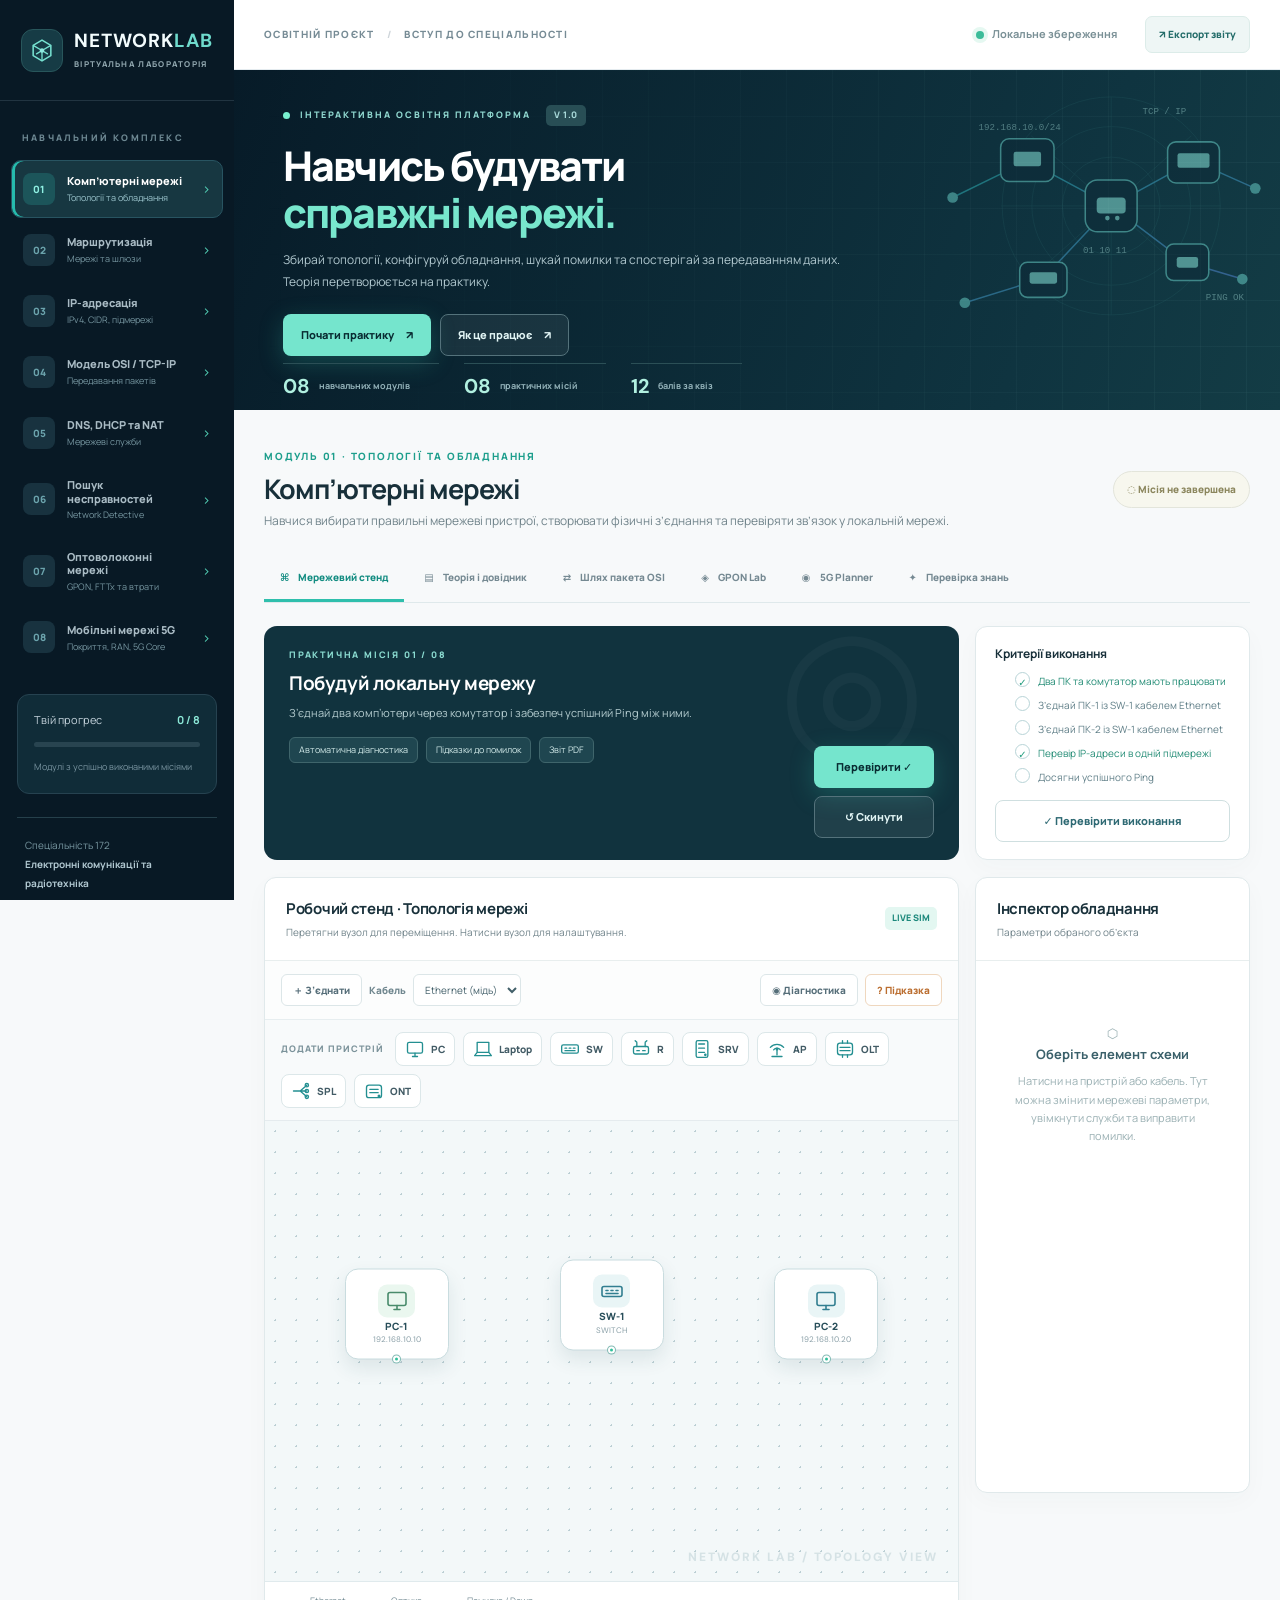
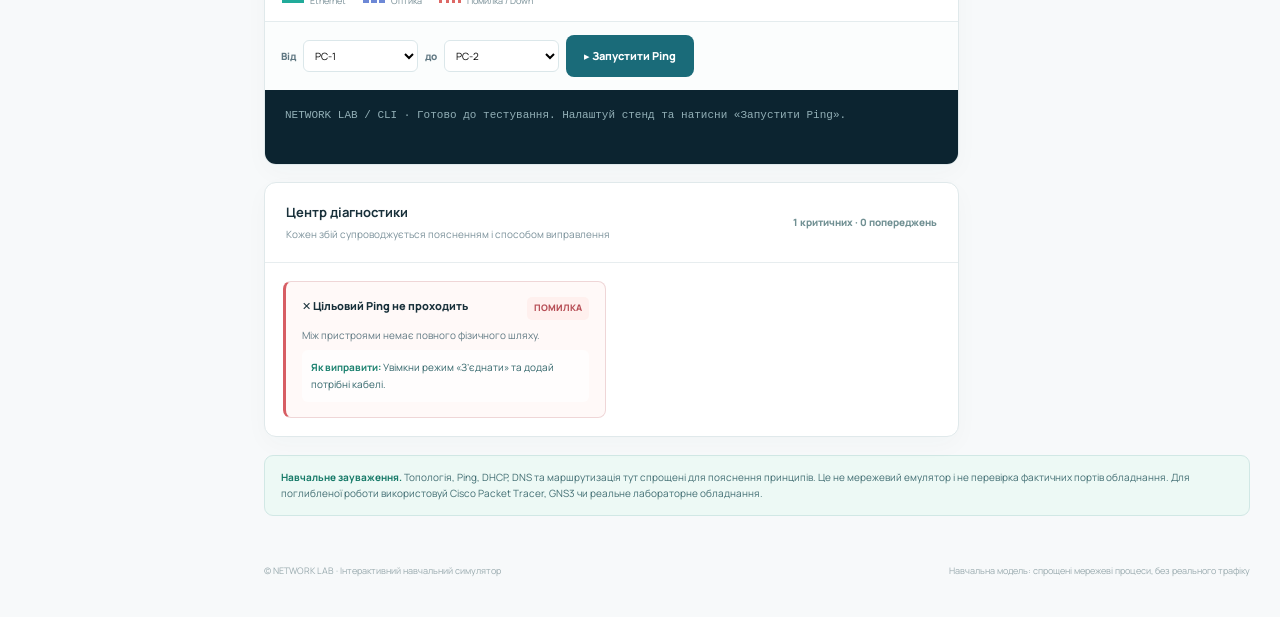
<file: network-lab/advanced/index.html>
<!doctype html>
<html lang="uk">
<head>
<meta charset="utf-8">
<meta name="viewport" content="width=device-width, initial-scale=1">
<meta name="color-scheme" content="light">
<meta name="theme-color" content="#081825">
<meta name="description" content="NETWORK LAB — інтерактивна віртуальна лабораторія мереж, IP-адресації, OSI, DNS, DHCP, GPON і 5G з діагностикою помилок, підказками та оцінюванням.">
<title>NETWORK LAB — віртуальна мережева лабораторія</title>
<link rel="preconnect" href="https://fonts.googleapis.com">
<link rel="preconnect" href="https://fonts.gstatic.com" crossorigin>
<link href="https://fonts.googleapis.com/css2?family=DM+Sans:wght@400;500;600;700;800&family=Manrope:wght@400;500;600;700;800&display=swap" rel="stylesheet">
<link rel="stylesheet" href="styles.css">
<script src="data.js" defer></script>
<script src="engine.js" defer></script>
<script src="app.js" defer></script>
</head>
<body>
<div class="app-shell">
  <aside class="sidebar" id="sidebar">
    <div class="brand"><div class="brand-logo"><svg viewBox="0 0 38 38" aria-hidden="true"><path d="M7 12 19 5l12 7v14l-12 7-12-7Z" fill="none" stroke="currentColor" stroke-width="2.1"/><path d="M7 12 19 19l12-7M19 19v14M11 24l8-5 8 5" fill="none" stroke="currentColor" stroke-width="1.8"/><circle cx="19" cy="19" r="3" fill="#8fe9df"/></svg></div><div><b>NETWORK<span>LAB</span></b><small>ВІРТУАЛЬНА ЛАБОРАТОРІЯ</small></div></div>
    <div class="side-caption">НАВЧАЛЬНИЙ КОМПЛЕКС</div>
    <nav id="moduleNav" aria-label="Навчальні модулі"></nav>
    <div class="side-bottom"><div class="side-progress"><div class="side-row"><span>Твій прогрес</span><strong id="sideProgressText">0 / 8</strong></div><div class="progress-line"><span id="sideProgressFill"></span></div><small>Модулі з успішно виконаними місіями</small></div><div class="side-note">Спеціальність 172<br><b>Електронні комунікації та радіотехніка</b></div></div>
  </aside>
  <div class="main">
    <header class="topbar"><button class="menu-toggle icon-button" id="menuToggle" aria-label="Відкрити меню">☰</button><div class="breadcrumbs">ОСВІТНІЙ ПРОЄКТ <span>/</span> ВСТУП ДО СПЕЦІАЛЬНОСТІ</div><div class="top-right"><span class="online-dot"></span><span>Локальне збереження</span><button class="top-export" id="headerReport">↗ Експорт звіту</button></div></header>
    <main>
      <section class="hero" id="hero"><div class="hero-grid"></div><div class="hero-copy"><div class="eyebrow"><span class="eyebrow-dot"></span> ІНТЕРАКТИВНА ОСВІТНЯ ПЛАТФОРМА <span class="hero-version">V 1.0</span></div><h1>Навчись будувати<br><em>справжні мережі.</em></h1><p>Збирай топології, конфігуруй обладнання, шукай помилки та спостерігай за передаванням даних. Теорія перетворюється на практику.</p><div class="hero-actions"><button class="btn btn-accent" id="heroStart">Почати практику <span>↗</span></button><button class="btn btn-glass" id="heroGuide">Як це працює <span>↗</span></button></div></div><svg class="hero-art" viewBox="0 0 590 340" aria-hidden="true"><defs><linearGradient id="lineGrad" x1="0" y1="0" x2="1" y2="1"><stop stop-color="#2ccac2"/><stop offset="1" stop-color="#6389ed"/></linearGradient></defs><g fill="none" stroke="#4ca39f" opacity=".28"><circle cx="340" cy="162" r="143"/><circle cx="340" cy="162" r="104"/><circle cx="340" cy="162" r="64"/><path d="M196 162h288M340 19v286M235 70l210 186M235 256 445 70"/></g><g stroke="url(#lineGrad)" stroke-width="2" fill="none"><path d="M340 162 230 103 132 151M340 162 448 103 529 139M340 162 438 236 512 258M340 162 251 257 148 289"/></g><g fill="#0d2836" stroke="#75e4da" stroke-width="2"><rect x="306" y="128" width="68" height="68" rx="16"/><rect x="195" y="74" width="70" height="56" rx="11"/><rect x="414" y="78" width="68" height="54" rx="11"/><rect x="412" y="212" width="56" height="48" rx="10"/><rect x="220" y="236" width="62" height="46" rx="10"/></g><g fill="#9cfff0"><rect x="321" y="151" width="38" height="21" rx="5"/><circle cx="335" cy="178" r="3"/><circle cx="348" cy="178" r="3"/><rect x="212" y="91" width="36" height="19" rx="3"/><rect x="427" y="93" width="42" height="19" rx="3"/><rect x="426" y="229" width="28" height="14" rx="3"/><rect x="233" y="249" width="36" height="15" rx="3"/></g><g fill="#75e4da"><circle cx="132" cy="151" r="7"/><circle cx="529" cy="139" r="7"/><circle cx="512" cy="258" r="7"/><circle cx="148" cy="289" r="7"/></g><g font-family="monospace" font-size="12" fill="#9fd5d1"><text x="166" y="62">192.168.10.0/24</text><text x="381" y="41">TCP / IP</text><text x="303" y="224">01 10 11</text><text x="464" y="286">PING OK</text></g></svg><div class="hero-foot"><div><strong>08</strong><span>навчальних модулів</span></div><div><strong>08</strong><span>практичних місій</span></div><div><strong>12</strong><span>балів за квіз</span></div></div></section>
      <div class="content-wrap">
        <section class="chapter-heading"><div><div class="kicker" id="currentChapter">МОДУЛЬ 01 · МЕРЕЖЕВІ ОСНОВИ</div><h2 id="moduleTitle">Мережева лабораторія</h2><p id="moduleDesc">Збирай топологію і перевіряй конфігурацію.</p></div><div class="chapter-status" id="chapterStatus">◌ Місія не завершена</div></section>
        <nav class="tabs" id="viewTabs" aria-label="Розділи лабораторії"><button data-view="lab" class="active">⌘ <span>Мережевий стенд</span></button><button data-view="theory">▤ <span>Теорія і довідник</span></button><button data-view="osi">⇄ <span>Шлях пакета OSI</span></button><button data-view="gpon">◈ <span>GPON Lab</span></button><button data-view="5g">◉ <span>5G Planner</span></button><button data-view="quiz">✦ <span>Перевірка знань</span></button></nav>
        <div id="viewRoot" aria-live="polite"></div>
        <footer class="footer"><span>© NETWORK LAB · Інтерактивний навчальний симулятор</span><span>Навчальна модель: спрощені мережеві процеси, без реального трафіку</span></footer>
      </div>
    </main>
  </div>
</div>
<div class="toast-stack" id="toasts" aria-live="polite"></div>
<div class="modal-overlay hidden" id="guideModal" role="dialog" aria-modal="true" aria-labelledby="guideHeading"><div class="modal"><button class="close-modal" id="closeGuide" aria-label="Закрити">×</button><div class="kicker">ШВИДКИЙ СТАРТ</div><h2 id="guideHeading">Як працює NETWORK LAB</h2><ol><li><b>Обери модуль</b> ліворуч і прочитай ціль місії.</li><li><b>Перетягни пристрій</b> на схему або натисни на нього в палітрі.</li><li><b>Увімкни режим «З’єднати»</b>, вибери два пристрої та тип кабелю.</li><li><b>Натисни на пристрій</b>, щоб змінити IP, маску, шлюз та сервіси.</li><li><b>Перевір топологію</b> — побачиш причини помилок і покрокові підказки.</li><li><b>Запусти Ping</b>, виконай місію та збережи PDF-звіт.</li></ol><p class="modal-sub">Симуляція навчальна: вона пояснює принципи, але не замінює Cisco Packet Tracer чи реальні лабораторні вимірювання.</p><button class="btn btn-accent" id="guideGo">До лабораторії ↗</button></div></div>
</body>
</html>
</file>
<file: network-lab/styles.css>
:root{--navy:#1b3941;--ink:#20373d;--muted:#708089;--teal:#138e81;--teal-dark:#08776b;--mint:#eaf8f4;--mint-2:#d9f4e8;--line:#e7edf0;--cream:#fff8ec;--sky:#e9f2ff;--shadow:0 12px 35px rgba(37,65,72,.055);--white:#fff}
*,*::before,*::after{box-sizing:border-box}html{scroll-behavior:smooth;scroll-padding-top:100px}body{margin:0;background:#f7f9fa;color:var(--ink);font:14px/1.7 Manrope,system-ui,-apple-system,sans-serif;-webkit-font-smoothing:antialiased}button,input,select{font:inherit}button{cursor:pointer}a{color:inherit;text-decoration:none}button:focus-visible,a:focus-visible,input:focus-visible,select:focus-visible,summary:focus-visible{outline:3px solid #8cd8ce;outline-offset:3px}.wrap{width:min(1160px,calc(100% - 48px));margin-inline:auto}.topbar{min-height:78px;background:rgba(255,255,255,.95);border-bottom:1px solid var(--line);display:flex;align-items:center;justify-content:space-between;gap:12px;padding:12px max(24px,calc((100vw - 1160px)/2));position:sticky;top:0;z-index:50;backdrop-filter:blur(16px)}.brand{display:flex;align-items:center;gap:12px;font-weight:850;font-size:18px;letter-spacing:-.8px;line-height:1.1}.brand b{color:var(--teal)}.brand small{display:block;margin-top:5px;color:#97a3a6;font-weight:800;font-size:9px;letter-spacing:1.4px;text-transform:uppercase}.brand-icon{display:grid;place-items:center;background:var(--navy);color:#96f0d9;border-radius:13px;font-size:25px;width:46px;height:46px;flex:none}.topbar-right{display:flex;align-items:center;gap:24px}.subject-name{font-size:12px;color:#7e8c94;font-weight:700}.report-btn{background:#fff;border:1px solid #dce9e6;border-radius:10px;padding:11px 17px;color:#17665d;font-size:12px;font-weight:800}.report-btn:hover{background:var(--mint)}.hero{margin-top:26px;background:linear-gradient(123deg,#e9f7f2 0%,#f7faf5 48%,#e9f4f9 100%);border-radius:28px;min-height:430px;position:relative;overflow:hidden;display:grid;grid-template-columns:1.05fr .95fr;align-items:center;gap:20px;padding:62px 65px}.eyebrow,.section-eyebrow,.micro-label{display:block;color:#209a8d;text-transform:uppercase;letter-spacing:1.8px;font-size:10px;font-weight:850}.eyebrow-dot{display:inline-block;background:#25b9a5;width:7px;height:7px;border-radius:50%;margin-right:8px}.hero h1{font-size:clamp(32px,3.65vw,53px);line-height:1.2;letter-spacing:-2.1px;margin:21px 0 18px;color:#143d44;font-weight:800}.hero h1 em{font-style:normal;color:#149889}.hero p{font-size:14px;color:#586d71;line-height:1.95;max-width:535px;margin:0 0 28px}.primary-btn{border:0;background:#159887;color:white;border-radius:12px;font-size:13px;font-weight:800;padding:15px 22px;min-height:49px;display:inline-flex;align-items:center;justify-content:center;gap:14px;box-shadow:0 7px 18px rgba(14,135,121,.16);transition:transform .16s,background .16s}.primary-btn:hover{background:#0d7e73;transform:translateY(-1px)}.primary-btn:disabled{opacity:.55;cursor:not-allowed;transform:none}.hero-trust{display:flex;gap:16px;flex-wrap:wrap;margin-top:22px;font-size:10px;font-weight:750;color:#607b7b}.hero-illustration{position:relative;min-height:315px;display:flex;align-items:center;justify-content:center;flex-direction:column;gap:35px}.blob{position:absolute;border-radius:50%;z-index:0}.blob-one{width:355px;height:355px;background:#d9f0e9;top:-20px;right:10px}.blob-two{width:222px;height:222px;background:#dfecf5;right:-47px;bottom:-75px}.illustration-title{z-index:1;background:white;border-radius:30px;padding:9px 20px;color:#45696b;font-weight:800;font-size:11px;box-shadow:var(--shadow)}.hero-net{position:relative;display:flex;align-items:center;justify-content:center;width:100%;gap:0;z-index:1}.hero-device{width:93px;min-height:96px;background:#fff;border:1px solid #dbebe8;box-shadow:0 14px 25px rgba(23,91,83,.09);border-radius:19px;display:flex;align-items:center;justify-content:center;flex-direction:column;gap:8px;flex:none}.hero-device span{font-size:37px;line-height:1}.hero-device b{font-size:10px}.hero-switch{background:#126d67;color:#fff;transform:translateY(-10px);border-color:#126d67}.hero-switch span{font-size:35px}.hero-wire{height:3px;width:45px;background:#38b7a9;position:relative;flex:1;max-width:78px}.hero-wire i{display:block;position:absolute;width:8px;height:8px;border-radius:100%;background:#15aa9b;top:-2px;left:46%}.hero-success{z-index:1;background:#fff;padding:11px 18px;border:1px solid #d4e9df;color:#218a72;border-radius:11px;font-size:12px;font-weight:850;box-shadow:0 10px 25px #1d665916}.hero-chip{position:absolute;bottom:8px;right:10px;font-size:10px;color:#5b8b87;font-weight:800;z-index:1}.dashboard{margin-top:71px}.section-heading{display:flex;align-items:end;justify-content:space-between;gap:25px;margin-bottom:25px}.section-heading h2,.lesson-header h2,.quiz-banner h2{font-size:clamp(23px,2.5vw,31px);margin:8px 0 8px;letter-spacing:-1.05px;line-height:1.25}.section-heading p,.lesson-header p{margin:0;color:#829096;font-size:12px}.progress-summary{min-width:163px;text-align:right}.progress-summary>span{font-size:26px;font-weight:850;color:#159583;display:block;line-height:1.1}.progress-summary small{font-size:11px;font-weight:700;color:#97a7ab}.progress-rail{height:7px;background:#e2ebe9;border-radius:20px;margin-top:10px;overflow:hidden}.progress-rail>span{display:block;height:100%;width:0;background:#26b99f;transition:width .25s}.lesson-grid{display:grid;grid-template-columns:repeat(4,minmax(0,1fr));gap:13px}.lesson-tile{text-align:left;border:1px solid #e5eaed;border-radius:17px;background:white;min-height:169px;padding:20px;box-shadow:0 5px 15px #3c596006;transition:transform .18s,border-color .18s,background .18s;position:relative;display:flex;flex-direction:column;align-items:start;gap:10px;color:inherit}.lesson-tile:hover{transform:translateY(-2px);border-color:#91d2c7}.lesson-tile.active{background:#edfaf5;border-color:#6bcbbb;box-shadow:0 0 0 2px #b5e7da}.lesson-tile.done:after{content:'✓';display:grid;place-items:center;position:absolute;right:15px;top:18px;background:#29b591;color:#fff;width:21px;height:21px;border-radius:50%;font-size:13px;font-weight:900}.tile-top{display:flex;align-items:center;justify-content:space-between;width:100%}.tile-icon{font-size:27px;background:#f4f8f8;width:50px;height:50px;border-radius:14px;display:grid;place-items:center}.tile-number{font-size:10px;letter-spacing:1px;font-weight:850;color:#a7b1b4}.lesson-tile strong{font-size:13px;line-height:1.45;font-weight:800}.lesson-tile small{color:#9ba8ac;font-size:10px;font-weight:650}.lesson-section{margin-top:70px;scroll-margin-top:115px}.lesson-header{display:flex;align-items:center;justify-content:space-between;gap:20px;margin-bottom:25px}.lesson-estimate{white-space:nowrap;border-radius:20px;background:#fff;color:#738c8b;font-size:11px;font-weight:800;padding:10px 15px;border:1px solid var(--line)}.learning-layout{display:grid;grid-template-columns:minmax(0,1fr) 260px;align-items:start;gap:20px}.main-column{min-width:0}.learn-card,.practice-card,.side-card,.quiz-panel{background:white;border:1px solid var(--line);border-radius:19px;padding:29px;box-shadow:var(--shadow)}.practice-card{margin-top:19px}.card-heading{display:flex;gap:13px;align-items:center;margin-bottom:21px;position:relative}.circle-emoji{font-size:25px;display:grid;place-items:center;width:49px;height:49px;border-radius:14px;background:#e9f5ff;flex:none}.circle-emoji.warm{background:#fff2df}.card-heading h3{font-size:18px;line-height:1.3;margin:3px 0 0;letter-spacing:-.55px}.facts-grid{display:grid;grid-template-columns:repeat(3,1fr);gap:12px}.fact{background:#f8fafb;border:1px solid #edf0f1;padding:17px;border-radius:13px;min-height:129px}.fact b{display:block;font-size:12px;margin:0 0 7px;color:#24474b}.fact p{font-size:11px;line-height:1.8;margin:0;color:#6e8187}.fact-icon{font-size:21px;display:block;margin-bottom:8px}.remember{display:flex;align-items:center;gap:13px;background:#eaf8f3;padding:15px 18px;border-radius:12px;margin-top:15px}.remember span{font-size:20px}.remember p{font-size:12px;line-height:1.8;color:#27675e;margin:0}.more-details{border-top:1px solid #e8eeee;margin-top:23px;padding-top:17px;color:#4e6a6a;font-size:12px}.more-details summary{cursor:pointer;font-weight:850;color:#248c7f;list-style:none}.more-details summary::-webkit-details-marker{display:none}.more-details summary span{float:right}.more-details[open] summary span{transform:rotate(180deg)}.more-details p{margin:14px 0 8px;line-height:1.85}.more-details ul{padding-left:21px}.practice-chip{margin-left:auto;background:#fff7e9;color:#c38c26;font-size:9px;letter-spacing:1px;font-weight:850;padding:7px 9px;border-radius:7px}.practice-intro{font-size:12px;color:#72838a;line-height:1.8;margin:-6px 0 24px}.practice-root{background:#f9fbfc;border-radius:16px;padding:20px;border:1px solid #eef1f2;min-height:240px}.flow-caption{font-size:12px;font-weight:800;color:#557077;margin-bottom:15px}.network-diagram{display:flex;gap:0;align-items:center;justify-content:center;margin:15px 0 23px}.net-node{border:1px solid #dfe9eb;box-shadow:0 5px 18px #244e5510;display:flex;align-items:center;justify-content:center;flex-direction:column;gap:5px;background:#fff;border-radius:14px;min-width:88px;min-height:89px;padding:10px;position:relative;z-index:1;text-align:center}.net-node .emoji{font-size:26px;line-height:1.4}.net-node b{font-size:10px;line-height:1.2}.net-node small{font-size:9px;color:#9cacac;line-height:1.2}.net-node.router{background:#f1f7ff;border-color:#cfe2f8}.net-node.switch{background:#ecfbf5;border-color:#bce9dd}.net-link{min-width:22px;flex:1;height:3px;background:#cdd9db;position:relative}.net-link.on{background:#31b59c}.net-link.error{background:#ea8e70;background-image:linear-gradient(to right,#ea8e70 60%,transparent 0%);background-size:10px 100%}.net-link.on:after{content:'✓';position:absolute;top:-13px;left:50%;transform:translateX(-50%);border-radius:50%;width:21px;height:21px;background:#1cab91;color:white;font-size:12px;display:grid;place-items:center}.input-cards{display:grid;grid-template-columns:repeat(2,minmax(0,1fr));gap:12px;margin-top:17px}.input-card{display:flex;flex-direction:column;gap:7px;background:white;border:1px solid #e3e9e9;border-radius:12px;padding:14px;color:#385457;font-weight:800;font-size:11px}.input-card label{font-weight:850}.input-card select,.input-card input,.simple-select{min-height:43px;border-radius:9px;border:1px solid #dce6e8;background:white;color:#25424a;padding:10px 11px;font-weight:750;font-size:12px;min-width:0;width:100%}.input-card p{color:#94a6a8;font-size:10px;font-weight:600;margin:0}.mini-note{display:block;font-size:10px;color:#81949a;margin:12px 0 0}.stages{display:flex;align-items:center;gap:10px;flex-wrap:wrap}.stage-card{border:1px solid #dce9e6;background:#fff;padding:13px 11px;border-radius:12px;flex:1 1 110px}.stage-card strong{display:block;font-size:11px;margin-bottom:6px;color:#568078}.stage-card select{width:100%;min-height:42px;background:#f7fbfa;border:1px solid #e2ebe8;border-radius:8px;padding:8px;font-weight:800;font-size:12px;color:#294b4f}.stage-arrow{font-weight:900;color:#9cc4bd}.toggle-row{display:flex;align-items:center;justify-content:space-between;gap:15px;background:white;border:1px solid #e4ebeb;border-radius:12px;padding:14px 15px;margin-bottom:10px;cursor:pointer}.toggle-row b{display:block;font-size:12px}.toggle-row small{font-size:11px;color:#83999a}.toggle-row input{accent-color:var(--teal);width:20px;height:20px;cursor:pointer;flex:none}.meter-box{background:white;border:1px solid #e4eeee;padding:16px;border-radius:12px;margin-top:14px}.meter-top{display:flex;justify-content:space-between;font-size:12px;font-weight:850;gap:8px}.meter{height:10px;background:#e4eeee;border-radius:50px;margin-top:12px;overflow:hidden}.meter>span{display:block;height:100%;background:linear-gradient(90deg,#2db9a0,#8cd4bf);width:0;transition:width .2s}.meter-foot{font-size:10px;color:#82969b;margin-top:6px}.coverage-grid{display:grid;grid-template-columns:repeat(3,1fr);gap:8px;margin:10px 0 18px}.coverage-tile{background:#f0f3f5;border:1px solid #e1e8e9;border-radius:11px;padding:15px 8px;text-align:center;font-size:11px;color:#829196;font-weight:800}.coverage-tile.covered{background:#e4f8ee;border-color:#ace0ca;color:#147961}.site-grid{display:grid;grid-template-columns:repeat(2,1fr);gap:9px}.site-btn{border:1px solid #dce9e9;background:#fff;padding:12px;text-align:left;border-radius:11px;color:#4b7375;font-weight:850;font-size:11px;min-height:73px}.site-btn small{display:block;color:#8a9c9c;font-weight:600;margin-top:4px}.site-btn.selected{background:#dcf8ef;border-color:#40bda2;color:#0b7064}.stage-help{background:#fff;border:1px dashed #b7d7d1;padding:13px 15px;border-radius:10px;color:#57827b;font-size:11px;margin-top:14px}.feedback{border-radius:12px;border:1px solid #d8e9ef;background:#f2f9fa;margin-top:14px;padding:16px 18px;display:flex;gap:12px;align-items:flex-start}.feedback.is-hidden{display:none}.feedback.error{background:#fff5f3;border-color:#ffd7d0}.feedback.success{background:#e9f9f1;border-color:#b9ead0}.feedback.info{background:#edf8fc;border-color:#b9e1ee}.feedback-icon{font-size:21px;line-height:1.2}.feedback strong{display:block;font-size:13px;color:#285052}.feedback p{font-size:11px;line-height:1.85;color:#547076;margin:5px 0 0}.feedback.error strong{color:#b45d4f}.feedback.error p{color:#9b6f66}.feedback.success strong{color:#187858}.practice-actions{display:flex;align-items:center;justify-content:space-between;gap:12px;margin-top:19px}.subtle-btn,.next-btn{border:1px solid #dce9e7;background:white;color:#377e77;padding:12px 16px;border-radius:11px;font-size:12px;font-weight:850}.subtle-btn:hover,.next-btn:hover{background:#eaf8f4}.lesson-footer{display:flex;justify-content:space-between;gap:12px;margin-top:22px}.lesson-footer button:disabled{visibility:hidden}.side-column{display:flex;flex-direction:column;gap:15px}.side-card{padding:23px}.helper-card{background:#fff9ed;border-color:#f6ecd7}.helper-icon{font-size:33px}.side-card h3{font-size:15px;line-height:1.5;margin:12px 0}.side-card p{font-size:11px;line-height:1.9;color:#718386;margin:0}.helper-flow{display:flex;flex-direction:column;align-items:start;gap:8px;margin-top:19px}.helper-flow span{font-size:11px;color:#987f56;font-weight:850;background:#fff;border-radius:8px;padding:8px 10px}.word-card{background:#eff9f7}.word-card h3{font-size:23px;color:#188a7a;margin:10px 0 2px}.word-card p{color:#517e77}.text-link{border:0;background:transparent;padding:0;margin-top:12px;color:#1a8b7b;font-weight:850;font-size:11px}.quiz-section{margin-top:78px;scroll-margin-top:105px}.quiz-banner{background:linear-gradient(120deg,#e7f6f2,#edf4ff);padding:33px 40px;border-radius:21px;display:flex;justify-content:space-between;align-items:center;gap:20px}.quiz-banner p{color:#72888b;font-size:12px;margin:0}.quiz-badge{border-radius:50%;width:83px;height:83px;background:white;display:grid;align-content:center;justify-items:center;color:#159b88;font-size:30px;font-weight:850;line-height:1.3}.quiz-badge small{font-size:10px;font-weight:800;color:#75928c}.quiz-panel{margin-top:18px;padding:30px 35px}.quiz-intro{display:flex;justify-content:space-between;align-items:center;gap:10px}.quiz-intro p{margin:0;color:#78919a;font-size:12px}.quiz-question{border-top:1px solid #eaf0f2;padding:20px 0}.quiz-question h4{font-size:13px;margin:0 0 13px;line-height:1.65}.quiz-options{display:grid;grid-template-columns:1fr 1fr;gap:9px}.quiz-options label{border:1px solid #e4eaec;background:#fcfdfd;padding:11px 13px;border-radius:10px;font-size:11px;font-weight:700;display:flex;align-items:center;gap:9px;cursor:pointer}.quiz-options label:has(input:checked){border-color:#62c5b4;background:#e9f8f3}.quiz-options input{accent-color:var(--teal);flex:none}.quiz-result{border:1px solid #bee9d9;background:#edf9f3;border-radius:15px;padding:23px;margin-top:20px}.quiz-result strong{font-size:20px}.quiz-result p{font-size:12px;margin:7px 0 13px}.quiz-review{background:white;border-radius:9px;padding:12px;font-size:11px;margin-top:8px}.end-section{display:flex;justify-content:space-between;align-items:center;gap:25px;padding:33px 36px;margin-top:55px;border:1px solid #e7eeee;border-radius:18px;background:#fff}.end-section b{font-size:14px}.end-section p{color:#84959a;font-size:11px;margin:6px 0 0}.advanced-link{border:1px solid #baded8;background:#ecf9f5;padding:13px 20px;border-radius:11px;color:#138576;font-size:11px;font-weight:850;white-space:nowrap}.footer{display:flex;justify-content:space-between;gap:15px;align-items:center;color:#a1aeb4;font-size:10px;padding-top:35px;padding-bottom:35px}.report-dialog{border:1px solid #e0e9eb;border-radius:22px;box-shadow:0 30px 90px #122e3850;width:min(490px,calc(100vw - 26px));max-height:90vh;overflow:auto;padding:31px}.report-dialog::backdrop{background:rgba(19,48,56,.47)}.report-dialog form{height:0}.dialog-close{float:right;border:0;background:#f0f5f6;border-radius:8px;width:31px;height:31px;font-size:21px;margin-top:-3px}.report-dialog h2{font-size:24px;letter-spacing:-.8px;margin:12px 0 8px}.report-dialog p{font-size:12px;color:#758f95;line-height:1.8}.report-dialog label{display:block;font-weight:800;font-size:11px;margin:17px 0}.report-dialog input{display:block;width:100%;border:1px solid #d8e5e6;padding:12px;margin-top:7px;border-radius:10px}.report-preview{background:#f5fafa;border:1px solid #e1ece9;padding:15px;border-radius:13px;font-size:12px;line-height:2}.report-preview ul{margin:7px 0;padding-left:20px}.dialog-actions{margin-top:18px}.print-sheet{display:none}
@media(max-width:1080px){.hero{padding:45px 40px}.learning-layout{grid-template-columns:minmax(0,1fr) 220px}.lesson-grid{grid-template-columns:repeat(4,1fr)}.facts-grid{gap:7px}.fact{padding:13px}.side-card{padding:19px}}
@media(max-width:840px){.hero{grid-template-columns:1fr;gap:10px}.hero-illustration{min-height:245px}.blob-one{width:280px;height:280px;right:20%}.hero-trust{margin-bottom:0}.lesson-grid{grid-template-columns:repeat(2,1fr)}.learning-layout{grid-template-columns:1fr}.side-column{display:grid;grid-template-columns:repeat(3,1fr)}.side-card{min-width:0}.lesson-footer{margin-bottom:10px}}
@media(max-width:600px){.wrap{width:min(100% - 28px,1160px)}.topbar{min-height:64px;padding:8px 14px}.brand{font-size:14px;gap:8px}.brand-icon{height:38px;width:38px;font-size:21px;border-radius:10px}.brand small{font-size:7px;letter-spacing:.9px}.topbar-right{gap:8px}.subject-name{display:none}.report-btn{padding:10px 12px;font-size:10px}.hero{padding:29px 23px;margin-top:12px;border-radius:19px;gap:0}.hero h1{font-size:30px;letter-spacing:-1.4px;margin:16px 0 15px}.hero p{font-size:12px}.eyebrow{font-size:8px;letter-spacing:1px}.hero-illustration{min-height:220px;gap:22px}.blob-one{width:228px;height:228px;right:10%}.blob-two{width:140px;height:140px;right:-30px;bottom:-30px}.hero-device{width:78px;min-height:78px;border-radius:14px}.hero-device span{font-size:29px}.hero-switch span{font-size:29px}.hero-wire{min-width:12px}.hero-chip{display:none}.hero-trust{gap:7px 13px;font-size:9px}.dashboard{margin-top:45px}.section-heading{align-items:start;gap:14px}.section-heading h2,.lesson-header h2{font-size:23px}.section-heading p{font-size:11px}.progress-summary{min-width:76px}.progress-summary>span{font-size:19px}.progress-summary small{font-size:9px}.lesson-grid{gap:9px}.lesson-tile{padding:13px;min-height:139px;border-radius:14px;gap:7px}.tile-icon{height:41px;width:41px;font-size:22px;border-radius:11px}.tile-number{font-size:9px}.lesson-tile strong{font-size:11px}.lesson-tile small{font-size:9px}.lesson-section{margin-top:45px}.lesson-header{align-items:start}.lesson-header h2{max-width:260px}.lesson-estimate{display:none}.learn-card,.practice-card{padding:19px;border-radius:17px}.facts-grid{grid-template-columns:1fr}.fact{min-height:0;display:grid;grid-template-columns:34px 1fr;grid-template-rows:auto auto;gap:0 7px;padding:12px}.fact-icon{grid-row:span 2;margin:0}.fact b{margin:0}.fact p{grid-column:2}.card-heading h3{font-size:15px}.practice-chip{font-size:7px;padding:5px}.practice-root{padding:14px}.network-diagram{margin:5px 0 19px}.net-node{min-width:64px;min-height:73px;padding:5px}.net-node .emoji{font-size:23px}.net-node b{font-size:9px}.net-node small{font-size:8px}.input-cards{grid-template-columns:1fr;gap:9px}.input-card{padding:12px}.practice-actions{align-items:stretch;flex-direction:column-reverse}.practice-actions button{width:100%}.side-column{grid-template-columns:1fr}.helper-flow{flex-direction:row;flex-wrap:wrap}.helper-flow span{padding:6px}.quiz-section{margin-top:46px}.quiz-banner{padding:23px;gap:9px}.quiz-banner h2{font-size:22px}.quiz-badge{width:67px;height:67px;font-size:24px;flex:none}.quiz-panel{padding:18px}.quiz-options{grid-template-columns:1fr}.end-section{flex-direction:column;align-items:start;padding:22px}.advanced-link{white-space:normal}.footer{flex-direction:column;align-items:start}}
@media print{body{background:white}body>*:not(#printSheet){display:none!important}.print-sheet{display:block!important;color:#000;font:12pt/1.5 Arial,sans-serif;padding:8mm 12mm}.print-sheet h1{font-size:22pt}.print-sheet h2{margin:14mm 0 4mm}.print-sheet table{border-collapse:collapse;width:100%}.print-sheet th,.print-sheet td{border:1px solid #555;padding:7px;text-align:left}.print-sheet .print-note{margin-top:15mm;font-size:10pt}.print-sheet .print-header{font-size:11pt;margin-bottom:8mm}}
.quiz-start{display:flex;align-items:center;gap:24px;min-height:155px;padding:18px 8px}.quiz-start-icon{display:grid;place-items:center;width:75px;height:75px;border-radius:21px;background:#eaf7f2;font-size:35px;flex:none}.quiz-start h3{font-size:19px;margin:0 0 5px;letter-spacing:-.5px}.quiz-start p{font-size:12px;color:#768a92;margin:0 0 17px}.quiz-wizard-head{display:flex;justify-content:space-between;gap:10px;color:#6f8488;font-size:12px;font-weight:800}.quiz-progress{margin:11px 0 25px}.quiz-one-question h3{font-size:18px;line-height:1.5;margin:0 0 20px}.quiz-one-question .quiz-options{grid-template-columns:1fr;gap:10px}.quiz-one-question .quiz-options label{padding:14px;font-size:12px}.quiz-wizard-controls{display:flex;justify-content:space-between;margin-top:25px;gap:12px}.quiz-wizard-controls button:disabled{opacity:.35;cursor:not-allowed}.quiz-result{margin:0}@media(max-width:600px){.quiz-start{align-items:flex-start;gap:12px}.quiz-start-icon{width:51px;height:51px;font-size:23px;border-radius:14px}.quiz-start h3{font-size:16px}.quiz-wizard-controls{flex-wrap:wrap}}
</file>
<file: network-lab/advanced/styles.css>
:root{--dark:#081925;--dark2:#102c38;--accent:#26bcae;--accent2:#87e9d8;--ink:#18303a;--muted:#70838a;--stroke:#dde6e8;--soft:#f4f8f8;--paper:#fff;--amber:#e69c3d;--red:#d66162;--green:#1c9b79;--shadow:0 20px 56px rgba(19,49,56,.075)}*{box-sizing:border-box}html{scroll-behavior:smooth}body{margin:0;background:#f7f9fa;font-family:Manrope,'DM Sans',system-ui,sans-serif;font-size:13px;color:var(--ink);line-height:1.65;-webkit-font-smoothing:antialiased}button,input,select,textarea{font:inherit}button{cursor:pointer}button:disabled{opacity:.5;cursor:not-allowed}a{color:inherit}button:focus-visible,a:focus-visible,input:focus-visible,select:focus-visible,textarea:focus-visible{outline:3px solid #5de9d1;outline-offset:2px}.app-shell{min-height:100vh;display:grid;grid-template-columns:266px minmax(0,1fr)}.sidebar{background:var(--dark);color:#c4d2db;min-height:100vh;position:sticky;top:0;height:100vh;display:flex;flex-direction:column;overflow-y:auto;z-index:40;scrollbar-width:thin}.brand{display:flex;gap:11px;align-items:center;padding:29px 21px 28px;border-bottom:1px solid #213441}.brand-logo{width:43px;height:43px;color:#76e1d0;background:#163b45;border:1px solid #28565b;border-radius:12px;padding:6px}.brand-logo svg{width:100%;height:100%}.brand b{display:block;color:#f3fcfd;letter-spacing:1px;font-size:19px;line-height:1.1;font-family:'DM Sans',sans-serif}.brand b span{color:#6fdbcd}.brand small{display:block;font-size:8px;letter-spacing:1.3px;font-weight:800;color:#8fa5ad;margin-top:5px}.side-caption{font-size:9px;letter-spacing:2.2px;color:#6e8993;font-weight:800;margin:30px 22px 11px}.side-mod{display:flex;width:calc(100% - 22px);margin:3px 11px;border:1px solid transparent;border-radius:10px;align-items:center;gap:12px;text-align:left;color:#a9bbc4;background:transparent;padding:12px 11px;transition:.2s}.side-mod:hover,.side-mod.active{background:#173741;color:#fff;border-color:#285461}.side-mod.active{box-shadow:inset 3px 0 var(--accent)}.side-mod .mod-index{display:grid;place-items:center;border-radius:8px;background:#18323f;color:#6ca4ad;font-size:10px;font-weight:800;min-width:32px;height:32px}.side-mod.active .mod-index{background:#1c555a;color:#8ff0e2}.side-mod .mod-body{display:block;flex:1;line-height:1.25}.mod-body strong{display:block;font-size:11px;font-weight:800}.mod-body small{font-size:9px;color:#7696a0;margin-top:4px;display:block}.side-mod.active small{color:#9dc6ce}.mod-tick{font-size:14px;color:#55d6bb}.side-bottom{margin-top:auto;padding:25px 17px 26px}.side-progress{border:1px solid #264250;border-radius:12px;padding:16px;background:#102c38}.side-row{display:flex;justify-content:space-between;font-size:11px}.side-row strong{color:#8ce9d8}.progress-line{height:5px;background:#284450;overflow:hidden;border-radius:7px;margin:13px 0 8px}.progress-line>span{display:block;height:100%;background:#49d3b9;width:0;transition:width .3s}.side-progress small{font-size:9px;color:#7994a0;line-height:1.6}.side-note{border-top:1px solid #25404b;margin-top:23px;padding:18px 8px 0;font-size:10px;line-height:1.9;color:#7897a1}.side-note b{color:#b1c8d1;font-weight:700}.main{min-width:0}.topbar{height:70px;background:white;border-bottom:1px solid #e4ebef;display:flex;align-items:center;justify-content:space-between;padding:0 46px;gap:15px}.breadcrumbs{font-size:10px;font-weight:800;letter-spacing:1.3px;color:#768b95;white-space:nowrap}.breadcrumbs span{padding:0 9px;color:#ced5da}.top-right{display:flex;align-items:center;gap:8px;color:#7a9096;font-size:11px;font-weight:700;white-space:nowrap}.online-dot{height:8px;width:8px;border-radius:50%;background:#3bbc99;box-shadow:0 0 0 4px #e5f8f1}.top-export{margin-left:20px;background:#eef6f5;color:#236c69;border:1px solid #dcece9;border-radius:7px;padding:9px 13px;font-weight:800;font-size:10px}.top-export:hover{background:#d9f1eb}.menu-toggle{display:none}.hero{height:340px;background:linear-gradient(112deg,#071b28 0%,#0f3440 76%,#133c45 100%);position:relative;isolation:isolate;overflow:hidden;color:#fff;padding:35px 49px 0}.hero-grid{position:absolute;inset:0;background-image:linear-gradient(to right,rgba(136,202,195,.06) 1px,transparent 1px),linear-gradient(to bottom,rgba(136,202,195,.06) 1px,transparent 1px);background-size:46px 46px;mask-image:linear-gradient(90deg,transparent,#000);z-index:-1}.hero-copy{position:relative;z-index:2;max-width:630px}.eyebrow{color:#91d9d1;font-size:9px;font-weight:800;letter-spacing:2px;display:flex;align-items:center;gap:10px}.eyebrow-dot{display:inline-block;width:7px;height:7px;background:#78f1cf;border-radius:100%}.hero-version{background:#284e55;padding:3px 8px;border-radius:5px;font-size:9px;letter-spacing:.6px;margin-left:5px;color:#a8d9d9}.hero h1{font-size:clamp(30px,3.2vw,47px);font-weight:800;line-height:1.15;letter-spacing:-1.85px;margin:16px 0 13px}.hero h1 em{font-style:normal;color:#78e7cd}.hero p{color:#b1c8cf;line-height:1.8;font-size:12px;max-width:560px;margin:0}.hero-actions{display:flex;gap:9px;margin-top:22px}.btn{border:1px solid transparent;padding:11px 17px;border-radius:8px;display:inline-flex;align-items:center;justify-content:center;gap:12px;min-height:40px;font-weight:800;font-size:11px;transition:transform .17s,background .17s,box-shadow .17s;text-align:center}.btn:hover:not(:disabled){transform:translateY(-1px)}.btn-accent{background:#75e5cd;color:#092c32;box-shadow:0 7px 24px #32bda644}.btn-accent:hover{background:#9df2db}.btn-glass{background:#ffffff10;color:#e1f4f4;border-color:#54727b}.btn-plain{background:white;color:#2e6973;border-color:#cfdfe0}.btn-blue{background:#1a6b79;color:white}.btn-danger{border-color:#f5d1cf;color:#aa434d;background:#fff5f4}.hero-art{position:absolute;right:-22px;top:1px;height:282px;width:43%;opacity:.85}.hero-foot{position:absolute;left:49px;bottom:0;display:flex;gap:0;z-index:2}.hero-foot div{display:flex;align-items:center;gap:9px;padding:12px 29px 14px 0;margin-right:25px;border-top:1px solid #2b4f56}.hero-foot strong{font-size:20px;color:#b1f0e0;font-family:'DM Sans',sans-serif;line-height:1}.hero-foot span{color:#94b3ba;font-size:9px;line-height:1.2;font-weight:700}.content-wrap{max-width:1540px;margin:auto;padding:0 47px}.chapter-heading{display:flex;justify-content:space-between;gap:20px;align-items:center;padding:38px 0 24px}.kicker{font-size:10px;font-weight:800;letter-spacing:1.8px;color:#1d9e8c}.chapter-heading h2{font-size:27px;line-height:1.28;letter-spacing:-1px;margin:7px 0 5px}.chapter-heading p{color:var(--muted);font-size:12px;margin:0}.chapter-status{border:1px solid #e3e5db;border-radius:999px;background:#f7f7ee;padding:9px 13px;color:#8b865d;font-size:10px;font-weight:800;white-space:nowrap}.chapter-status.ok{color:#138b72;background:#eaf8f4;border-color:#bbe5d7}.tabs{display:flex;align-items:center;gap:4px;border-bottom:1px solid #dfe9eb;overflow-x:auto;scrollbar-width:thin;margin-bottom:23px}.tabs button{white-space:nowrap;border:0;border-bottom:3px solid transparent;color:#758992;background:transparent;padding:14px 16px;font-weight:800;font-size:10px;display:flex;gap:9px;align-items:center}.tabs button.active{color:#128c81;border-color:#2fbfac}.tabs button:hover{color:#248c89}.panel{border:1px solid #e0e9eb;background:white;border-radius:12px;box-shadow:0 8px 25px #17384507}.panel-head{display:flex;justify-content:space-between;align-items:center;gap:15px;padding:19px 21px;border-bottom:1px solid #e8eeee}.panel-head h3{margin:0;font-size:15px;letter-spacing:-.3px}.panel-head p{margin:2px 0 0;font-size:10px;color:var(--muted)}.panel-body{padding:20px}.lab-overview{display:grid;grid-template-columns:1fr 320px;gap:16px;margin-bottom:17px}.mission-card{background:#11333e;position:relative;overflow:hidden;color:white;padding:22px 25px;border-radius:13px;display:grid;grid-template-columns:1fr auto;gap:15px}.mission-card::after{content:'◎';font-size:170px;line-height:1;color:#ffffff08;position:absolute;right:33px;top:-30px;pointer-events:none}.mission-label{font-size:9px;letter-spacing:1.8px;color:#8bdcd1;font-weight:800}.mission-card h3{font-size:19px;line-height:1.3;letter-spacing:-.4px;margin:8px 0}.mission-card p{color:#b5cdd0;font-size:11px;line-height:1.7;margin:0;max-width:730px}.mission-target{display:flex;gap:8px;flex-wrap:wrap;margin-top:14px}.target-pill{font-size:9px;border:1px solid #3f656b;border-radius:6px;padding:5px 9px;background:#1f4650;color:#d2eae9}.mission-actions{align-self:end;display:flex;flex-direction:column;gap:8px;z-index:1}.mission-actions .btn{min-width:120px}.mission-guide{padding:17px 19px}.mission-guide h4{margin:0 0 8px;font-size:12px}.mission-guide ul{margin:0;padding-left:20px;color:#607985;font-size:10px;line-height:1.9}.work-grid{display:grid;grid-template-columns:minmax(0,1fr) 295px;gap:16px;align-items:start}.canvas-panel{overflow:hidden}.tool-strip{padding:13px 16px;display:flex;flex-wrap:wrap;align-items:center;gap:7px;background:#fcfdfd;border-bottom:1px solid #e7eef0}.tool-mini{background:white;color:#566e79;border:1px solid #dce6e8;border-radius:6px;padding:7px 11px;font-size:10px;font-weight:800;display:inline-flex;align-items:center;gap:6px}.tool-mini:hover{background:#eaf6f4}.tool-mini.selected{color:#0c7468;border-color:#76cdbf;background:#e5f9f3}.tool-mini.warn{color:#bb6e30;border-color:#efd7be}.tool-strip select,.tool-strip input{padding:7px;border:1px solid #dce6e8;border-radius:6px;color:#425f69;font-size:10px;background:white}.tool-spacer{flex:1}.palette{display:flex;gap:8px;align-items:center;flex-wrap:wrap;padding:12px 16px;background:#f8fafb;border-bottom:1px solid #e5ebee}.palette-label{font-size:9px;letter-spacing:1px;color:#7b929a;font-weight:800;margin-right:3px}.palette-item{border:1px solid #dce7e9;background:#fff;border-radius:8px;display:flex;gap:6px;align-items:center;padding:6px 9px;font-size:10px;color:#425b65;font-weight:800}.palette-item:hover{border-color:#4abbaa;background:#effaf5}.palette-icon{width:20px;height:20px;color:#238f91}.palette-item svg{width:100%;height:100%}.canvas-scroll{overflow-x:auto;background:#edf4f5;scrollbar-width:thin}.network-canvas{height:460px;min-width:660px;position:relative;overflow:hidden;background-color:#f3f8f9;background-image:radial-gradient(#bccfd4 1px,transparent 1px);background-size:21px 21px;touch-action:pan-y}.network-canvas.link-mode{cursor:crosshair}.canvas-watermark{position:absolute;bottom:16px;right:20px;font:800 12px 'DM Sans',sans-serif;letter-spacing:2px;color:#d5e2e5;pointer-events:none}.connections-svg{position:absolute;inset:0;width:100%;height:100%;pointer-events:none;overflow:visible}.connections-svg path{pointer-events:stroke;cursor:pointer}.conn-label{font-size:11px;fill:#68828c;font-weight:bold}.net-node{position:absolute;transform:translate(-50%,-50%);border:1.5px solid #c9dcdf;background:white;width:104px;min-height:91px;border-radius:13px;display:flex;flex-direction:column;align-items:center;justify-content:center;gap:3px;box-shadow:0 9px 19px rgba(24,77,84,.105);cursor:grab;user-select:none;touch-action:none;padding:8px 4px;text-align:center;z-index:2}.net-node:hover{border-color:#66c4b4;box-shadow:0 13px 24px #236b7a28}.net-node.active{border:2px solid #27b7a5;box-shadow:0 0 0 4px #6fdbcb33,0 12px 24px #286a7c22}.net-node.connect-origin{border:2px dashed #1b96ba;background:#f2ffff}.net-node.device-off{opacity:.53}.node-icon{display:grid;place-items:center;height:33px;width:37px;color:#317e90;background:#e9f5f6;border-radius:9px}.node-icon svg{height:24px;width:24px}.net-node:nth-of-type(4n) .node-icon{color:#655bb8;background:#f2f0ff}.net-node:nth-of-type(4n+1) .node-icon{color:#488b6b;background:#eaf7ef}.node-title{font-weight:800;font-size:10px;line-height:1.15;color:#284e5a;max-width:95px;white-space:nowrap;overflow:hidden;text-overflow:ellipsis}.node-ip{font-size:8px;color:#8ba0a8;font-family:'DM Sans',monospace;line-height:1.2}.node-port{width:7px;height:7px;background:#31c19a;border:2px solid #fff;box-shadow:0 0 0 1px #80b9b3;position:absolute;bottom:-4px;border-radius:50%}.canvas-legend{display:flex;gap:17px;padding:12px 17px;font-size:9px;color:#778e96;background:#fff;border-top:1px solid #e0eaed}.legend-line{display:inline-block;width:22px;border-top:3px solid #21ab9a;vertical-align:middle;margin-right:4px}.legend-line.fiber{border-color:#6d88d6;border-top-style:dashed}.legend-line.bad{border-color:#dd6865;border-top-style:dotted}.inspector-panel{min-height:616px}.inspector-empty{text-align:center;padding:42px 17px;color:#9ab0b3}.inspector-empty svg{width:62px;height:62px;color:#b3cbd0;margin-bottom:10px}.inspector-empty h4{font-size:13px;color:#3a606a;margin:0 0 7px}.inspector-empty p{font-size:11px;margin:0}.form-grid{display:grid;grid-template-columns:1fr 1fr;gap:10px}.field{display:block;min-width:0}.field.full{grid-column:1/-1}.field>span{display:block;font-size:9px;color:#6e8690;font-weight:800;margin-bottom:5px}.field input,.field select{width:100%;border:1px solid #d8e4e7;background:#fff;padding:9px 10px;border-radius:7px;color:#244957;min-height:36px;font-size:11px;outline:0}.field input:focus,.field select:focus{border-color:#22b9ab;box-shadow:0 0 0 3px #4ed7c62c}.inspector-title{display:flex;align-items:center;gap:11px;margin-bottom:17px}.inspector-title .node-icon{width:46px;height:46px}.inspector-title h4{margin:0;font-size:14px}.inspector-title small{color:#8ca1a7;font-size:10px}.mini-section{font-size:9px;font-weight:800;letter-spacing:1.4px;color:#849da4;margin:21px 0 9px}.form-actions{display:flex;gap:7px;flex-wrap:wrap;margin-top:16px}.muted-help{color:#82969d;font-size:10px;line-height:1.7;margin:11px 0 0}.switch-field{display:flex;align-items:center;justify-content:space-between;gap:12px;padding:10px 0;border-bottom:1px solid #ecf1f2;font-size:11px;font-weight:750}.switch-field input{accent-color:#16a98e;width:17px;height:17px}.diagnostic-panel{margin-top:17px}.diagnostic-head{display:flex;justify-content:space-between;align-items:center;padding:19px 21px;border-bottom:1px solid #e7edef}.diag-count{font-size:10px;color:#719093;font-weight:800}.diagnostic-grid{display:grid;grid-template-columns:1fr 1fr;gap:12px;padding:18px}.diag-item{padding:15px 16px;border:1px solid #ebded8;border-left:3px solid #e9a45c;border-radius:8px;background:#fffaf5}.diag-item.error{border-color:#efd6d7;border-left-color:#d75d63;background:#fff9f8}.diag-item.ok{border-color:#cee9df;border-left-color:#32b39e;background:#f6fdfb}.diag-item.info{border-color:#d7e6ec;border-left-color:#71a1c2;background:#f7fbfe}.diag-head{font-weight:800;font-size:11px;display:flex;justify-content:space-between;gap:5px}.diag-item p{font-size:10px;color:#607983;line-height:1.6;margin:7px 0}.diag-fix{background:#ffffffbf;border-radius:6px;padding:9px;color:#33666b;font-size:10px;line-height:1.7}.diag-fix b{color:#1a806e}.diag-action{color:#167e80;background:none;border:0;padding:7px 0 0;font-weight:800;font-size:10px;text-decoration:underline}.diag-empty{padding:26px;text-align:center;color:#378b75;font-weight:800}.ping-bar{display:flex;gap:7px;align-items:center;flex-wrap:wrap;padding:13px 16px;background:#fbfdfd;border-top:1px solid #e4ecee}.ping-bar label{color:#5f7782;font-size:10px;font-weight:800}.ping-bar select{border:1px solid #dbe7ea;border-radius:6px;padding:7px;font-size:10px;min-width:115px;max-width:170px;background:#fff}.ping-output{background:#0c2430;color:#a6e9dc;font:11px/1.8 ui-monospace,SFMono-Regular,Menlo,monospace;padding:16px 20px;min-height:74px;white-space:pre-wrap;overflow-x:auto}.ping-output .error-line{color:#ffacaa}.ping-output .dim{color:#92afb6}.note-banner{margin:18px 0;border:1px solid #d1e8e5;background:#edf9f5;padding:13px 16px;border-radius:9px;color:#426e73;font-size:10px}.note-banner b{color:#157967}.steps-list{margin:0;padding-left:20px;font-size:11px;color:#536f78;line-height:2}.facts-list{display:grid;gap:10px}.fact-card{border:1px solid #e1e9ea;background:white;border-radius:11px;padding:18px 20px}.fact-card h3{margin:0 0 8px;font-size:14px}.fact-card p{margin:0;color:#5f7780;font-size:11px;line-height:1.85}.fact-example{background:#f2f7f8;border-left:3px solid #24b5aa;margin-top:12px;padding:10px 13px;color:#3e6570;font-size:10px;line-height:1.75}.theory-layout{display:grid;grid-template-columns:minmax(0,1fr) 250px;gap:16px}.theory-intro{margin-bottom:15px}.glossary-panel{align-self:start;position:sticky;top:14px}.glossary-entry{padding:11px 0;border-bottom:1px solid #e8eeee}.glossary-entry:last-child{border:0}.glossary-entry strong{font-size:11px;color:#237e79}.glossary-entry p{font-size:10px;color:#66828b;margin:3px 0}.reference-links{display:flex;gap:10px;flex-wrap:wrap;margin-top:15px}.reference-links a{font-size:10px;color:#177e84;font-weight:800;text-decoration:none;padding:7px 10px;border:1px solid #d2e8ea;border-radius:6px}.osi-grid{display:grid;grid-template-columns:330px minmax(0,1fr);gap:16px}.osi-layer{display:flex;justify-content:space-between;align-items:center;gap:9px;background:white;padding:12px 14px;border:1px solid #e2e9ec;border-radius:8px;text-align:left;width:100%;margin-bottom:7px;font-size:11px;font-weight:800;color:#31525c}.osi-layer:hover,.osi-layer.active{border-color:#46bbad;background:#eaf9f4}.osi-layer .layer-n{background:#143f4b;color:#8fe9dc;border-radius:5px;padding:4px 7px;font:800 11px 'DM Sans',sans-serif}.osi-layer small{color:#8ea4aa;font-size:9px}.osi-visual{min-height:348px}.osi-visual h3{margin:0 0 10px;font-size:18px}.osi-visual p{font-size:11px;color:#607a83;line-height:1.9}.osi-bits{font:800 22px monospace;letter-spacing:8px;color:#188c82;margin:25px 0;padding:15px;background:#e6f7f1;border-radius:9px;text-align:center}.packet-journey{display:flex;gap:5px;flex-wrap:wrap;margin-top:14px}.packet-step{background:#f3f7f9;border:1px solid #dbe7ea;padding:7px;border-radius:6px;font-size:9px;font-weight:800;color:#78919b}.packet-step.active{background:#d3f4e9;color:#167c74;border-color:#76d2c0}.device-calc-grid{display:grid;grid-template-columns:minmax(0,1fr) 290px;gap:16px}.calc-result{background:#102e3c;color:white;border-radius:12px;padding:22px}.calc-result .calc-label{font-size:10px;letter-spacing:1.3px;color:#a2bfc4;font-weight:800}.calc-result .calc-number{font:800 38px 'DM Sans',sans-serif;color:#8bf2dc;margin-top:13px;letter-spacing:-1px}.calc-result .calc-number.bad{color:#ffad9f}.calc-result p{font-size:11px;color:#b7ccd1;line-height:1.8}.calc-kpis{display:grid;grid-template-columns:1fr 1fr;gap:10px;margin-top:19px}.calc-kpis div{background:#1e4350;border-radius:7px;padding:10px}.calc-kpis b{display:block;color:white;font-size:14px}.calc-kpis small{color:#a4c4ca;font-size:9px}.formula{font:700 11px ui-monospace,monospace;background:#f4f8f9;color:#426771;padding:12px;border-radius:7px;line-height:1.9;overflow-wrap:anywhere}.range{width:100%;accent-color:#19a99d}.fiveg-map{width:100%;height:auto;border:1px solid #cee1e4;border-radius:10px;overflow:hidden;touch-action:none;display:block;background:#edf5f5}.fiveg-settings{display:grid;grid-template-columns:1fr 1fr;gap:12px;margin:15px 0}.fiveg-statline{display:flex;gap:10px;flex-wrap:wrap}.stat-chip{border:1px solid #dce7e9;border-radius:8px;background:white;padding:12px 16px;min-width:120px}.stat-chip strong{font-size:20px;display:block;font-family:'DM Sans',sans-serif}.stat-chip span{font-size:9px;color:#8299a1}.fiveg-site-actions{display:flex;gap:8px;flex-wrap:wrap}.quiz-top{display:flex;align-items:center;justify-content:space-between;gap:14px;margin-bottom:15px}.quiz-progress{font-size:11px;color:#72909a;font-weight:800}.quiz-question{font-size:21px;font-weight:800;line-height:1.5;letter-spacing:-.5px;margin:10px 0 20px}.quiz-options{display:grid;gap:10px}.quiz-option{border:1px solid #dce7e9;border-radius:9px;padding:14px 17px;background:white;color:#355862;text-align:left;font-size:11px;font-weight:750}.quiz-option:hover:not(:disabled){border-color:#6cc7b6}.quiz-option.selected{background:#e9f9f4;border-color:#37b7a4}.quiz-option.correct{background:#edfaf1;border-color:#55c89c}.quiz-option.incorrect{background:#fff3f1;border-color:#e28a7e}.quiz-letter{display:inline-grid;place-items:center;width:25px;height:25px;border:1px solid #d3e2e5;border-radius:5px;margin-right:12px;font-size:10px;color:#7f9da2}.quiz-feedback{border-radius:9px;padding:13px 16px;background:#eef8f6;font-size:11px;color:#336f72;line-height:1.8;margin-top:14px}.quiz-feedback.error{background:#fff5ed;color:#995f40}.quiz-result{text-align:center;max-width:630px;margin:auto;padding:32px}.quiz-result .score-big{font:800 68px 'DM Sans',sans-serif;letter-spacing:-3px;color:#158f84;line-height:1.2}.quiz-result h3{font-size:22px}.quiz-result p{font-size:11px;color:#6d838e}.quiz-results-review{text-align:left;display:grid;gap:8px;margin-top:18px}.quiz-results-review div{background:#f6f9f9;padding:9px 12px;border-radius:7px;font-size:10px;color:#4a6973}.footer{padding:30px 0 38px;display:flex;justify-content:space-between;gap:13px;color:#9aabaf;font-size:9px}.toast-stack{position:fixed;bottom:22px;right:21px;display:grid;gap:8px;z-index:300;max-width:min(410px,calc(100vw - 38px))}.toast{background:#102e3b;color:#ebffff;box-shadow:0 12px 38px #0003;padding:15px 18px;border-radius:9px;animation:toast-in .25s;line-height:1.6;font-size:11px;font-weight:750;border-left:4px solid #54d6bd}.toast.error{border-left-color:#ff9c8e}.toast.warn{border-left-color:#efc17a}@keyframes toast-in{from{opacity:0;transform:translateY(10px)}to{opacity:1;transform:none}}.modal-overlay{position:fixed;inset:0;background:#071824bb;display:grid;place-items:center;z-index:500;padding:20px}.modal-overlay.hidden{display:none}.modal{position:relative;border-radius:18px;background:white;padding:34px 39px;width:min(600px,100%);box-shadow:0 35px 110px #0017}.modal h2{font-size:24px;letter-spacing:-.7px}.modal li{padding:5px 0;color:#52717b;font-size:12px}.modal-sub{font-size:10px;color:#78919a;margin:20px 0}.close-modal{position:absolute;right:14px;top:12px;border:0;background:#eef4f5;color:#425e6b;width:32px;height:32px;font-size:20px;border-radius:8px}.small-tag{font-size:9px;font-weight:800;color:#1d897c;background:#e3f7f1;padding:4px 7px;border-radius:5px}.small-tag.danger{background:#fff0ee;color:#b74e56}.small-tag.info{background:#e9f0fb;color:#5379a9}.alert-compact{background:#f2faf9;border:1px solid #d5eeeb;border-radius:8px;padding:11px 14px;font-size:10px;color:#4c7c7d;margin:10px 0}.sep{border:0;border-top:1px solid #e5eff0;margin:16px 0}.student-fields{display:grid;grid-template-columns:1fr 1fr;gap:10px;margin-top:10px}.student-fields input{width:100%;border:1px solid #cddfe3;border-radius:7px;padding:10px;font-size:11px}.report-card{padding:17px 20px;background:#fff;border:1px solid #dae7ea;border-radius:10px}.print-only{display:none}.schema{padding:13px;background:#f3f8fa;border-radius:8px;font:11px/1.7 ui-monospace,monospace;white-space:pre-wrap;overflow:auto}.mission-task-list{padding:0;margin:10px 0;list-style:none;display:grid;gap:5px}.mission-task-list li{display:flex;gap:8px;align-items:start;font-size:10px;color:#5f7e87}.mission-task-list li .task-check{width:15px;height:15px;border:1px solid #b8d4d7;border-radius:100%;display:inline-grid;place-items:center;flex-shrink:0;color:#1e9b7c}.mission-task-list li.complete{color:#218b74}.kbd{display:inline-block;background:#edf4f4;padding:2px 6px;border-radius:4px;border:1px solid #d7e5e6;font:10px monospace}.error-guidance{margin:9px 0 0;background:#fff5ed;border-left:3px solid #dfaa6c;padding:9px 11px;font-size:10px;color:#986b42;line-height:1.8}.card-grid{display:grid;grid-template-columns:repeat(3,1fr);gap:12px}.learning-card{background:white;border:1px solid #dde8eb;border-radius:10px;padding:16px}.learning-card h3{margin:5px 0;font-size:12px}.learning-card p{color:#78909a;font-size:10px}.learning-card .big{font:800 28px 'DM Sans',sans-serif;color:#219b8b}.source-note{font-size:9px;color:#8da3aa;margin-top:12px}.link-row{font-size:10px;color:#60828b;padding:6px 0;border-bottom:1px solid #e9efef}.link-row:last-child{border:0}.breakdown-table{width:100%;border-collapse:collapse;font-size:11px}.breakdown-table th,.breakdown-table td{text-align:left;border-bottom:1px solid #e1e9ea;padding:10px}.breakdown-table th{color:#8a9fa6;font-size:9px;text-transform:uppercase;letter-spacing:.8px}.pill-blue{color:#266ea2;background:#ebf4fb;padding:3px 8px;border-radius:5px;font-size:9px;font-weight:800}
@media(max-width:1350px){.app-shell{grid-template-columns:234px minmax(0,1fr)}.hero-art{opacity:.46}.content-wrap{padding:0 30px}.topbar{padding:0 30px}.work-grid{grid-template-columns:minmax(0,1fr) 275px}.lab-overview{grid-template-columns:1fr 275px}}
@media(max-width:1080px){.sidebar{position:fixed;top:0;left:0;width:266px;transform:translateX(-110%);transition:transform .24s}.sidebar.open{transform:translateX(0);box-shadow:30px 0 80px #071a2455}.app-shell{display:block}.menu-toggle{display:block;font-size:20px;border:0;background:transparent;color:#466775}.hero-art{opacity:.28;right:-80px}.topbar{padding:0 22px}.content-wrap{padding:0 22px}.lab-overview{grid-template-columns:1fr 280px}}
@media(max-width:760px){.topbar{height:61px}.breadcrumbs{font-size:8px;letter-spacing:.5px;white-space:normal}.top-right>span{display:none}.top-export{margin:0;padding:7px 9px}.hero{height:auto;min-height:335px;padding:30px 24px 68px}.hero h1{font-size:35px}.hero-art{display:none}.hero-foot{left:24px;right:10px;gap:10px}.hero-foot div{margin-right:0;padding-right:10px}.hero-foot span{font-size:8px}.content-wrap{padding:0 15px}.chapter-heading{padding:25px 0 18px;align-items:start}.chapter-heading h2{font-size:23px}.chapter-status{display:none}.lab-overview,.work-grid,.device-calc-grid,.osi-grid,.theory-layout{grid-template-columns:1fr}.mission-card{grid-template-columns:1fr}.mission-actions{flex-direction:row}.mission-guide{display:none}.inspector-panel{min-height:0}.diagnostic-grid,.card-grid{grid-template-columns:1fr}.footer{flex-direction:column}.glossary-panel{position:static}.student-fields{grid-template-columns:1fr}.tabs button{padding:12px 12px}.tabs{margin-right:-15px}.panel-head{padding:15px}.network-canvas{height:415px}.hero p{max-width:370px}.fiveg-settings{grid-template-columns:1fr}.modal{padding:27px 23px}}
@media print{body{background:#fff!important;color:#000!important;font:12pt/1.45 Arial,sans-serif!important}.sidebar,.topbar,.hero,.tabs,.chapter-heading,.footer,.toast-stack,.no-print,.modal-overlay{display:none!important}.app-shell{display:block}.content-wrap{padding:0;max-width:none}.panel{box-shadow:none;border:0}.report-print{display:block!important}.print-only{display:block!important}#viewRoot>:not(.report-print){display:none!important}.report-print{color:#000;max-width:none}.report-print h1{font-size:22pt}.report-print table{width:100%;border-collapse:collapse}.report-print th,.report-print td{padding:6px;border:1px solid #888;font-size:10pt}.report-print h2{margin-top:25px;font-size:15pt}.report-print p{font-size:11pt}}
/* Не дозволяємо фіксованій ширині навчальної SVG-схеми розсувати мобільну сторінку. */
.work-grid>div,.canvas-panel,.canvas-scroll,.inspector-panel,.panel,.device-calc-grid>div,.theory-layout>div{min-width:0}
@media(max-width:760px){.work-grid{min-width:0}.canvas-scroll{width:100%;max-width:100%;overflow-x:auto}.lab-overview{min-width:0}.chapter-heading{min-width:0}.topbar{min-width:0}.top-right{flex-shrink:0}.ping-output{overflow-x:auto;overflow-wrap:anywhere}}
</file>
